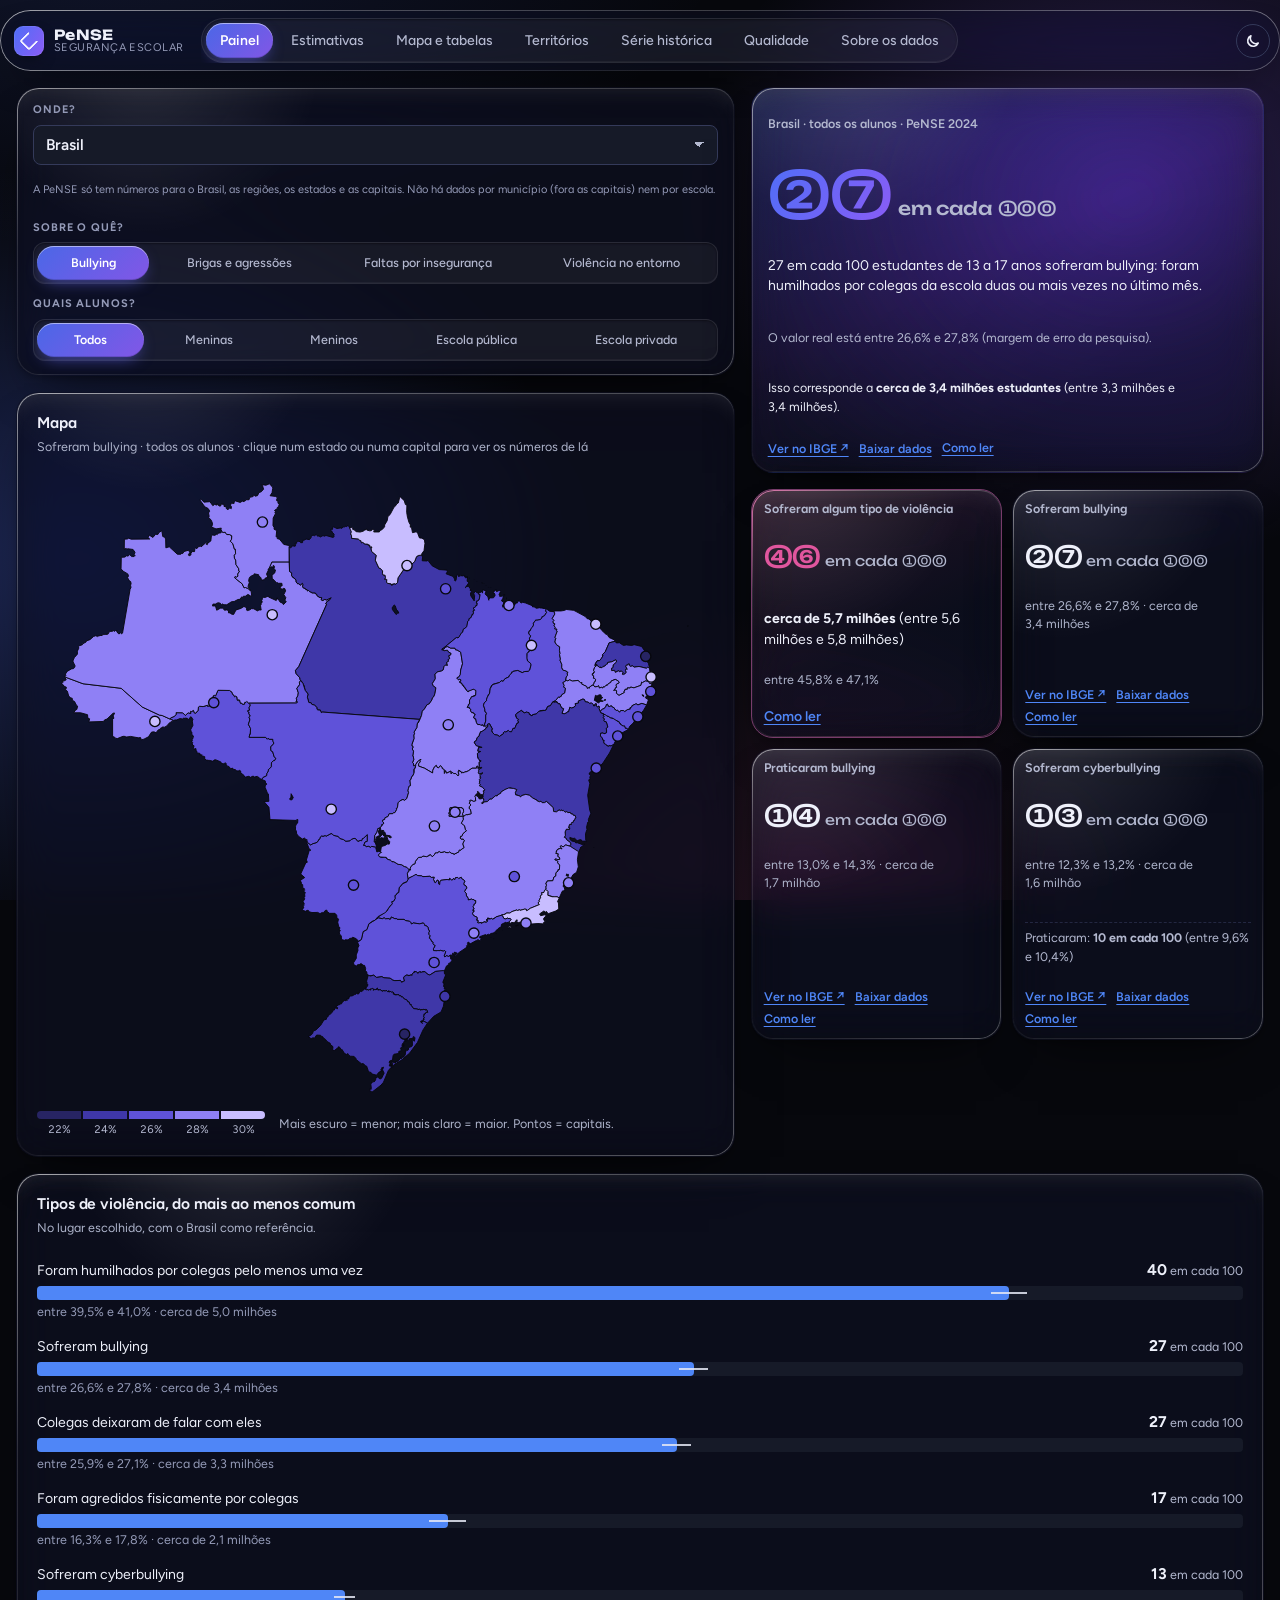
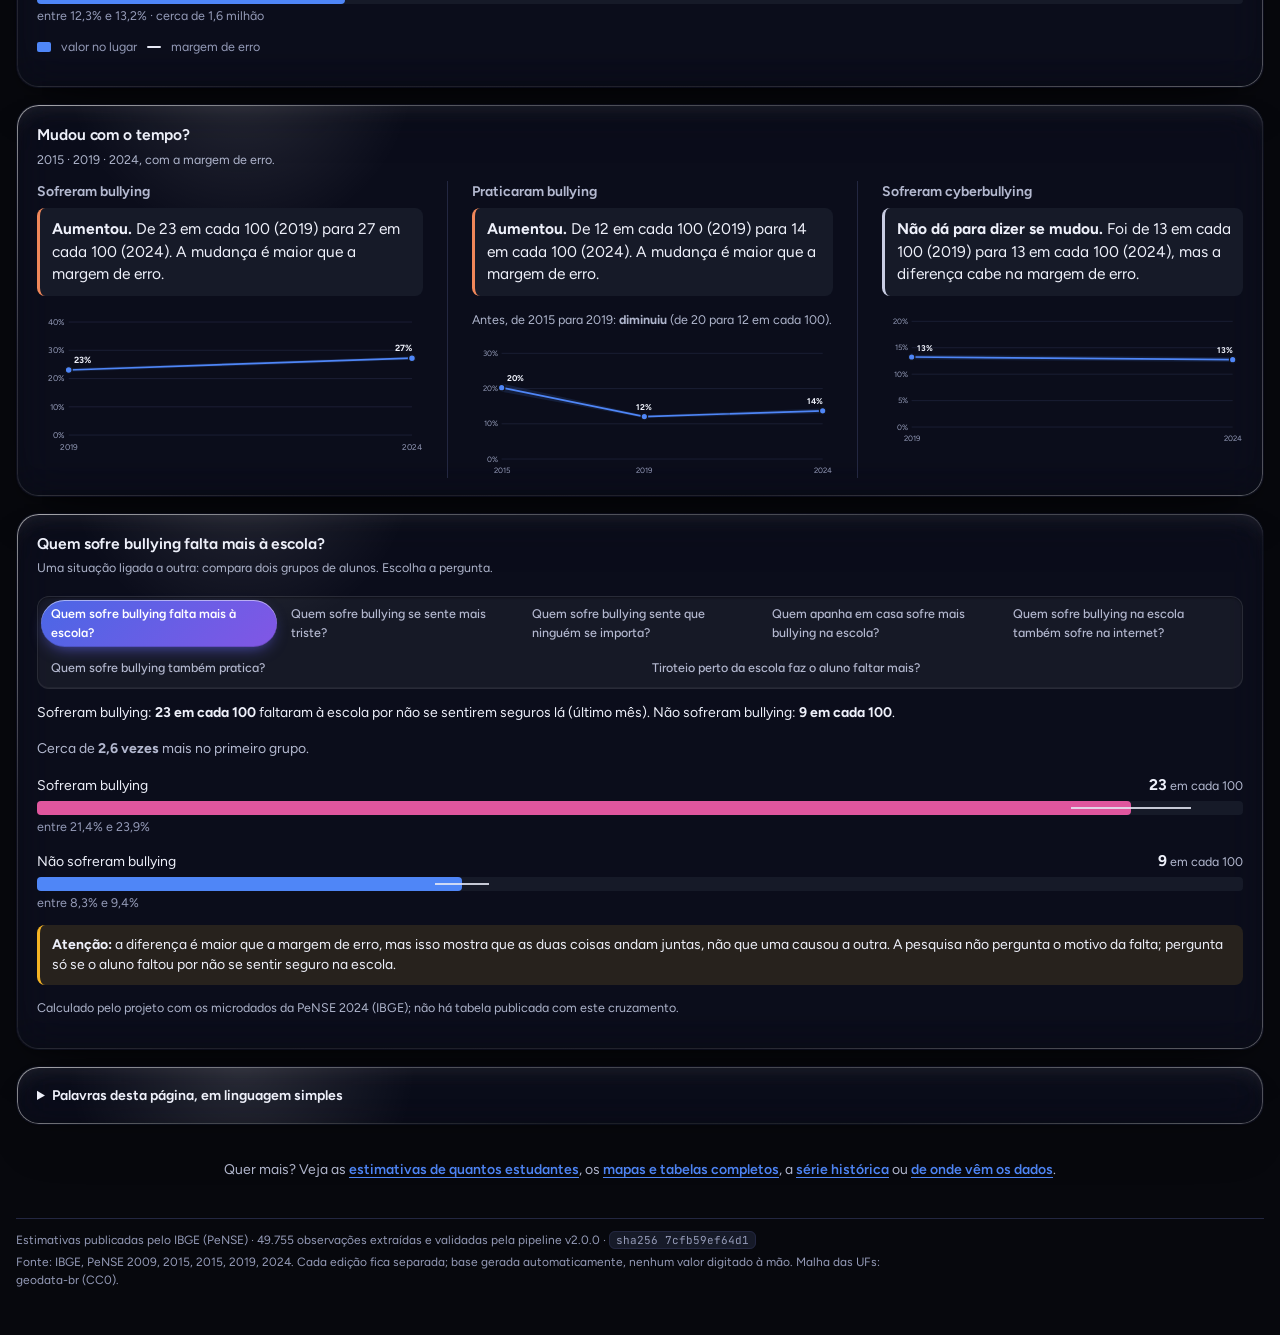
<file: index.html>
<!doctype html>
<html lang="pt-BR" data-theme="dark">
<head>
<meta charset="utf-8">
<meta name="viewport" content="width=device-width, initial-scale=1, viewport-fit=cover">
<title>Painel PeNSE Segurança</title>
<meta name="claude:viewport-fit-sides" content="cover">
<meta name="description" content="Dashboard de indicadores de segurança da Pesquisa Nacional de Saúde do Escolar (PeNSE/IBGE), alimentado pela pipeline reprodutível do TCC.">
<meta name="color-scheme" content="dark light">
<meta name="theme-color" content="#07080d">
<link rel="preconnect" href="https://fonts.googleapis.com">
<link rel="preconnect" href="https://fonts.gstatic.com" crossorigin>
<link rel="stylesheet" href="https://fonts.googleapis.com/css2?family=Unbounded:wght@500;600;700&family=Figtree:wght@400;500;600;700&family=JetBrains+Mono:wght@400;500&display=swap">
<!-- estilos: a ordem importa (tokens → base → layout → componentes → gráficos → páginas) -->
<style>
/* Tokens de design do painel.
   Tema: escuro é o padrão (escolha do projeto), mesmo com o sistema em modo claro; o claro só aparece
   quando o visitante escolhe no botão do topo (data-theme="light", lembrado no navegador).
   Identidade: preto azulado + azul e roxo (marca). Dados: azul = estimativa, magenta = selecionado
   (par validado para daltonismo), rampa sequencial índigo no mapa. */
:root {
  /* superfícies e texto */
  --bg: #07080d;
  --bg-glow-1: rgba(79, 110, 247, 0.14);
  --bg-glow-2: rgba(139, 92, 246, 0.12);
  --card: #10121c;
  --card-2: #161a28;
  --card-3: #1d2235;
  --ink: #eef0fa;
  --ink-2: #b4b9d0;
  --muted: #959bb8;
  --line: #232741;
  --axis: #343a5a;
  --topbar: rgba(7, 8, 13, 0.82);

  /* marca */
  --brand-blue: #4f6ef7;
  --brand-violet: #8b5cf6;
  --brand-grad: linear-gradient(120deg, #4f6ef7 0%, #8b5cf6 100%);
  --on-brand: #ffffff;

  /* dados */
  --accent: #4f86f7;           /* série 1 — estimativa */
  --accent-soft: rgba(79, 134, 247, 0.14);
  --select: #e0569e;           /* série 2 — selecionado */
  --select-soft: rgba(224, 86, 158, 0.14);
  --reference: #c9cde3;        /* Brasil / agregado de referência */
  --whisker: #e6e8f5;
  --nodata: #1a1e2e;
  --map-stroke: #07080d;
  --seq-1: #272463; --seq-2: #3f37a8; --seq-3: #5f52d9; --seq-4: #8f80f5; --seq-5: #c8bdff;

  /* estados (forma + texto nos chips, nunca só cor) */
  --good: #22c55e; --warning: #f5b324; --serious: #f0875a; --critical: #ef4f4f;
  --good-ink: #5ee08e; --warning-ink: #f7c75a; --serious-ink: #f5a582; --critical-ink: #ff8585;
  --focus: #8fa6ff;

  /* profundidade */
  --shadow: 0 1px 0 rgba(255, 255, 255, 0.03) inset, 0 12px 32px -8px rgba(0, 0, 0, 0.45);
  --shadow-pop: 0 14px 34px -6px rgba(0, 0, 0, 0.5);
  --shadow-brand: 0 6px 16px -6px rgba(0, 0, 0, 0.55);

  /* tipografia */
  --font-display: "Unbounded", "Figtree", system-ui, sans-serif;
  --font-ui: "Figtree", system-ui, -apple-system, "Segoe UI", Roboto, sans-serif;
  --font-mono: "JetBrains Mono", ui-monospace, "SFMono-Regular", Menlo, Consolas, monospace;
  --fs-xs: 11px; --fs-sm: 12.5px; --fs-md: 14px; --fs-lg: 15.5px;

  /* espaço e forma */
  --gap: 16px;
  --r: 14px;
  --r-sm: 8px;
  --control-h: 36px;

  /* movimento: saída exponencial, curta; desligado com prefers-reduced-motion */
  --ease-out: cubic-bezier(0.16, 1, 0.3, 1);
  --dur-fast: 140ms;
  --dur: 240ms;
  --dur-slow: 560ms;

  color-scheme: dark;
}

:root[data-theme="light"] {
  --bg: #f3f4fb; --bg-glow-1: rgba(79, 110, 247, 0.09); --bg-glow-2: rgba(139, 92, 246, 0.08);
  --card: #ffffff; --card-2: #f5f6fc; --card-3: #eceefa;
  --ink: #0d1024; --ink-2: #44496a; --muted: #62678a;
  --line: #e1e4f2; --axis: #c6cae0; --topbar: rgba(255, 255, 255, 0.85);
  --brand-blue: #3b5bdb; --brand-violet: #7c3aed;
  --brand-grad: linear-gradient(120deg, #3b5bdb 0%, #7c3aed 100%);
  --accent: #2a6fdb; --accent-soft: rgba(42, 111, 219, 0.10);
  --select: #c8357f; --select-soft: rgba(200, 53, 127, 0.10);
  --reference: #3a3f5c; --whisker: #1b1f36; --nodata: #e6e8f3; --map-stroke: #ffffff;
  --seq-1: #e4dfff; --seq-2: #bdb2fa; --seq-3: #9584ee; --seq-4: #6a54d6; --seq-5: #3f2da3;
  --good-ink: #157a3a; --warning-ink: #8a5a00; --serious-ink: #a8431a; --critical-ink: #b42323;
  --focus: #3b5bdb;
  --shadow: 0 1px 2px rgba(13, 16, 36, 0.05), 0 8px 24px -6px rgba(13, 16, 36, 0.08);
  --shadow-pop: 0 14px 34px -8px rgba(13, 16, 36, 0.18);
  --shadow-brand: 0 6px 16px -4px rgba(59, 91, 219, 0.35);
  color-scheme: light;
}

/* Base: reset, superfícies do navegador (seleção, rolagem, foco) e acessibilidade. */
*, *::before, *::after { box-sizing: border-box; }
[hidden] { display: none !important; }

html { -webkit-text-size-adjust: 100%; scrollbar-color: var(--axis) transparent; }
body {
  margin: 0; color: var(--ink); font: var(--fs-md)/1.5 var(--font-ui);
  font-feature-settings: "ss01";
  background:
    radial-gradient(900px 480px at 8% -10%, var(--bg-glow-1), transparent 70%),
    radial-gradient(800px 420px at 100% 0%, var(--bg-glow-2), transparent 70%),
    var(--bg);
  background-attachment: fixed;
  accent-color: var(--brand-violet);
  caret-color: var(--brand-violet);
  transition: background-color var(--dur) var(--ease-out), color var(--dur) var(--ease-out);
}
/* faixa sob o entalhe (iPhone) com a mesma cor da barra superior */
body::before { content: ""; position: fixed; inset: 0 0 auto; height: env(safe-area-inset-top, 0px); z-index: 25; background: var(--topbar); }

::selection { background: color-mix(in srgb, var(--brand-violet) 38%, transparent); color: var(--ink); }
::-webkit-scrollbar { width: 10px; height: 10px; }
::-webkit-scrollbar-track { background: transparent; }
::-webkit-scrollbar-thumb { background: var(--axis); border-radius: 999px; border: 2px solid var(--card); }
::-webkit-scrollbar-thumb:hover { background: var(--muted); }

h1, h2, h3 { margin: 0; text-wrap: balance; }
p { text-wrap: pretty; }
button, select, input { font: inherit; color: inherit; }
a { color: var(--accent); text-underline-offset: 3px; }
code { font-family: var(--font-mono); }
:focus-visible { outline: 2px solid var(--focus); outline-offset: 2px; border-radius: 4px; }

.sr-only { position: absolute; width: 1px; height: 1px; overflow: hidden; clip: rect(0 0 0 0); white-space: nowrap; }
.skip { position: absolute; left: -999px; top: 8px; z-index: 40; background: var(--card); padding: 8px 12px; border-radius: var(--r-sm); }
.skip:focus { left: 16px; }

@media (prefers-reduced-motion: reduce) {
  *, *::before, *::after { transition: none !important; animation: none !important; scroll-behavior: auto !important; }
}
@media (forced-colors: active) {
  .chart .bar, .rbar .fill, .mini .bar { fill: CanvasText; background: CanvasText; }
  .chart .bar.sel, tr.sel .rbar .fill, .mini .bar.sel { fill: Highlight; background: Highlight; }
  .tabs button[aria-selected="true"], .btn { forced-color-adjust: none; background: Highlight; color: HighlightText; }
}

/* Layout: barra superior fixa com as páginas, casca centralizada, grade de 12 colunas e, na Visão
   geral, o mapa do Brasil como peça principal ao lado dos números-chave. */

/* barra superior */
.topbar { position: sticky; top: env(safe-area-inset-top, 0px); z-index: 20; background: var(--topbar);
  backdrop-filter: blur(14px) saturate(1.2); -webkit-backdrop-filter: blur(14px) saturate(1.2); border-bottom: 1px solid var(--line); }
.topbar-in { max-width: 1440px; margin: 0 auto; display: flex; align-items: center; gap: 18px; padding-block: 10px;
  padding-left: max(16px, env(safe-area-inset-left, 0px)); padding-right: max(16px, env(safe-area-inset-right, 0px)); }
.brand { display: flex; align-items: center; gap: 10px; flex: none; }
.brand-mark { width: 30px; height: 30px; border-radius: 9px; background: var(--brand-grad); position: relative;
  box-shadow: 0 0 0 1px rgba(255, 255, 255, 0.08) inset, var(--shadow-brand); }
.brand-mark::after { content: ""; position: absolute; inset: 8px; border-radius: 3px; border: 2px solid rgba(255, 255, 255, 0.92);
  border-right-color: transparent; transform: rotate(-45deg); }
.brand-text { display: flex; flex-direction: column; line-height: 1.1; }
.brand-text b { font-family: var(--font-display); font-size: 14px; font-weight: 700; letter-spacing: .02em; }
.brand-text span { font-size: var(--fs-xs); color: var(--muted); letter-spacing: .04em; text-transform: uppercase; }
.head-actions { display: flex; align-items: center; gap: 8px; flex: none; }

/* casca */
.shell { max-width: 1440px; margin: 0 auto; display: flex; flex-direction: column; gap: var(--gap); padding-block: 16px 40px;
  padding-left: max(16px, env(safe-area-inset-left, 0px)); padding-right: max(16px, env(safe-area-inset-right, 0px)); }
main { outline: none; }
.page { display: flex; flex-direction: column; gap: var(--gap); }
/* troca de página: o conteúdo já visível desliza alguns pixels, sem esconder nada */
.page:not([hidden]) { animation: page-in var(--dur) var(--ease-out); }
@keyframes page-in { from { opacity: .4; transform: translateY(6px); } }

.grid { display: grid; grid-template-columns: repeat(12, minmax(0, 1fr)); gap: var(--gap); }
.span-12 { grid-column: span 12; } .span-8 { grid-column: span 8; } .span-6 { grid-column: span 6; } .span-4 { grid-column: span 4; }

/* herói: mapa + números */
.hero { display: grid; grid-template-columns: minmax(0, 1.65fr) minmax(300px, 1fr); gap: var(--gap); align-items: stretch; }
.hero-side { display: flex; flex-direction: column; gap: var(--gap); min-width: 0; }

/* carregamento da base (o pacote tem alguns MB) */
body.is-loading main, body.is-loading .foot { visibility: hidden; }
.boot { display: flex; align-items: center; gap: 12px; padding: 18px 20px; border: 1px solid var(--line); border-radius: var(--r);
  background: var(--card); color: var(--ink-2); }
.boot p { margin: 0; }
.boot-spin { width: 18px; height: 18px; flex: none; border-radius: 50%; border: 2px solid var(--line); border-top-color: var(--brand-violet);
  animation: spin 800ms linear infinite; }
.boot.failed { border-color: color-mix(in srgb, var(--critical) 45%, var(--line)); color: var(--ink); }
.boot.failed .boot-spin { animation: none; border-color: var(--critical); }
@keyframes spin { to { transform: rotate(360deg); } }

/* rodapé */
.foot { display: flex; flex-direction: column; gap: 4px; color: var(--muted); font-size: 12px; padding-top: 12px; border-top: 1px solid var(--line); }
.foot p { margin: 0; max-width: 110ch; }
.foot code { font-size: 11px; padding: 1px 6px; border-radius: 6px; background: var(--card-2); border: 1px solid var(--line); }

@media (max-width: 1180px) {
  .head-actions #btn-copy { display: none; }
  .span-8, .span-4 { grid-column: span 12; }
}
@media (max-width: 980px) {
  .hero { grid-template-columns: minmax(0, 1fr); }
  .hero-side { display: grid; grid-template-columns: repeat(auto-fit, minmax(260px, 1fr)); align-items: start; }
}
@media (max-width: 760px) {
  .topbar-in { flex-wrap: wrap; gap: 10px; }
  .tabs { order: 3; flex-basis: 100%; }
  .head-actions { margin-left: auto; }
  .span-6 { grid-column: span 12; }
}

/* Componentes reutilizados em todas as páginas: abas, botões, filtros, painéis, seletores
   segmentados, chips, legendas, tabelas, tooltip, ajuda “?” e glossário. */

/* abas */
.tabs { flex: 1 1 auto; min-width: 0; overflow-x: auto; scrollbar-width: none; }
.tabs::-webkit-scrollbar { display: none; }
.tabs [role=tablist] { display: flex; gap: 4px; padding: 4px; background: var(--card-2); border: 1px solid var(--line);
  border-radius: 999px; width: max-content; }
.tabs button { border: 0; background: none; color: var(--ink-2); padding: 7px 14px; border-radius: 999px; cursor: pointer;
  white-space: nowrap; font-weight: 500; transition: background-color var(--dur-fast), color var(--dur-fast), box-shadow var(--dur); }
.tabs button:hover { color: var(--ink); background: var(--card-3); }
.tabs button[aria-selected="true"] { color: var(--on-brand); background: var(--brand-grad); font-weight: 600; box-shadow: var(--shadow-brand); }

/* botões */
.btn { display: inline-flex; align-items: center; justify-content: center; gap: 6px; min-height: 34px; border: 1px solid transparent;
  background: var(--brand-grad); color: var(--on-brand); border-radius: 999px; padding: 6px 14px; cursor: pointer; font-weight: 600;
  white-space: nowrap; text-decoration: none; transition: filter var(--dur-fast), background-color var(--dur-fast), border-color var(--dur-fast), transform var(--dur-fast) var(--ease-out); }
.btn:hover { filter: brightness(1.08); }
.btn:active { transform: translateY(1px); }
.btn.ghost { background: transparent; color: var(--ink); border-color: var(--axis); }
.btn.ghost:hover { filter: none; background: var(--card-3); }
.btn.small { min-height: 30px; padding: 4px 12px; font-size: var(--fs-sm); }
.btn:disabled { opacity: .45; cursor: default; filter: none; transform: none; background: transparent; }
.btn.icon { width: 34px; padding: 0; }
.ico { width: 16px; height: 16px; flex: none; fill: none; stroke: currentColor; stroke-width: 1.6; stroke-linecap: round; stroke-linejoin: round; }
#btn-theme .sun { display: none; }
[data-theme="light"] #btn-theme .sun { display: block; }
[data-theme="light"] #btn-theme .moon { display: none; }

/* barra de filtros */
.filterbar { display: flex; align-items: flex-end; gap: 12px; padding: 12px 14px; background: var(--card); border: 1px solid var(--line);
  border-radius: var(--r); box-shadow: var(--shadow); }
.filterbar .slicers { flex: 1 1 auto; min-width: 0; }
.filterbar #btn-reset { flex: none; min-height: var(--control-h); }
.slicers { display: flex; flex-wrap: wrap; gap: 10px; }
.slicer { display: flex; flex-direction: column; gap: 4px; min-width: 110px; flex: 1 1 110px; }
.slicer.wide { flex: 2.4 1 210px; }
.slicer label { font-size: 11px; font-weight: 600; text-transform: uppercase; letter-spacing: .08em; color: var(--muted); padding-left: 2px; }
.slicer select { appearance: none; -webkit-appearance: none; width: 100%; min-width: 0; height: var(--control-h); border: 1px solid var(--line);
  border-radius: var(--r-sm); background: var(--card-2) no-repeat right 10px center / 12px 12px; padding: 0 30px 0 10px;
  background-image: url("data:image/svg+xml,%3Csvg xmlns='http://www.w3.org/2000/svg' viewBox='0 0 12 12'%3E%3Cpath d='M3 4.5 6 7.5l3-3' fill='none' stroke='%238b91ad' stroke-width='1.6' stroke-linecap='round' stroke-linejoin='round'/%3E%3C/svg%3E");
  text-overflow: ellipsis; white-space: nowrap; cursor: pointer; transition: border-color var(--dur-fast), background-color var(--dur-fast); }
.slicer select:hover { border-color: var(--axis); }
.slicer select:focus-visible { border-color: var(--focus); outline-offset: 1px; }
.slicer select:disabled { opacity: .55; cursor: default; }
.slicer option { background: var(--card); color: var(--ink); }

/* avisos */
.notice { margin: 0; padding: 10px 14px; border-radius: var(--r-sm); background: var(--accent-soft); border: 1px solid color-mix(in srgb, var(--accent) 35%, var(--line)); font-size: 13px; }

/* painéis */
.panel { background: var(--card); border: 1px solid var(--line); border-radius: var(--r); padding: 18px 20px; box-shadow: var(--shadow);
  min-width: 0; display: flex; flex-direction: column; gap: 12px; }
.panel-head { display: flex; flex-wrap: wrap; justify-content: space-between; align-items: flex-start; gap: 10px 16px; }
.panel-head > div:first-child { min-width: 0; flex: 1 1 260px; display: flex; flex-direction: column; gap: 4px; }
.panel-head h2 { font-size: var(--fs-lg); font-weight: 650; letter-spacing: -.005em; }
.card-sub { margin: 0; color: var(--muted); font-size: var(--fs-sm); }
.meta { margin: 0; font-size: 12px; font-weight: 500; color: var(--ink-2); font-variant-numeric: tabular-nums; }
.label { font-size: 12px; color: var(--muted); font-weight: 500; }
.detail { font-size: var(--fs-sm); color: var(--ink-2); }
.big { font-family: var(--font-display); font-size: 32px; font-weight: 600; letter-spacing: -.02em; font-variant-numeric: tabular-nums; }
.empty { margin: 0; padding: 18px; border: 1px dashed var(--axis); border-radius: var(--r-sm); color: var(--ink-2); line-height: 1.55; }
.empty strong { color: var(--ink); }
.empty ul { margin: 8px 0 0; padding-left: 18px; }

/* seletores segmentados */
.scope-switch, .sort-switch { display: flex; gap: 2px; padding: 3px; border: 1px solid var(--line); border-radius: 999px;
  background: var(--card-2); flex-wrap: wrap; }
.seg { border: 0; background: none; color: var(--ink-2); padding: 5px 12px; border-radius: 999px; cursor: pointer; font-size: var(--fs-sm);
  font-weight: 500; white-space: nowrap; transition: background-color var(--dur-fast), color var(--dur-fast); }
.seg:hover:not(:disabled) { color: var(--ink); background: var(--card-3); }
.seg[aria-checked="true"], .seg[aria-pressed="true"] { background: var(--card-3); color: var(--ink); font-weight: 600;
  box-shadow: 0 0 0 1px var(--axis) inset; }
.seg:disabled { opacity: .4; cursor: not-allowed; text-decoration: line-through; }

/* chips (forma + texto, nunca só cor) */
.chip { display: inline-flex; align-items: center; gap: 5px; font-size: 11.5px; font-weight: 600; padding: 2px 9px 2px 7px;
  border-radius: 999px; border: 1px solid var(--line); background: var(--card-2); white-space: nowrap; }
.chip::before { content: ""; width: 8px; height: 8px; border-radius: 2px; background: var(--muted); }
.chip.good { color: var(--good-ink); } .chip.good::before { background: var(--good); border-radius: 50%; }
.chip.warning { color: var(--warning-ink); } .chip.warning::before { background: var(--warning); transform: rotate(45deg); }
.chip.serious { color: var(--serious-ink); } .chip.serious::before { background: var(--serious); }
.chip.critical { color: var(--critical-ink); } .chip.critical::before { background: var(--critical); clip-path: polygon(50% 0, 100% 100%, 0 100%); border-radius: 0; }
.chip.neutral { color: var(--ink-2); }

/* origem do dado */
.origin { display: inline-flex; align-items: center; align-self: flex-start; gap: 6px; font-size: 11.5px; font-weight: 600; padding: 3px 9px; border-radius: 999px;
  border: 1px dashed var(--brand-violet); color: var(--ink); background: color-mix(in srgb, var(--brand-violet) 10%, transparent); }
.origin.pub { border-style: solid; border-color: var(--accent); background: var(--accent-soft); }

/* legendas */
.legend { display: flex; flex-wrap: wrap; align-items: center; gap: 6px 14px; font-size: 12px; color: var(--ink-2); }
.legend .sw { display: inline-block; width: 14px; height: 10px; border-radius: 3px; vertical-align: -1px; margin-right: 5px; }
.legend .ramp { display: flex; gap: 2px; }
.legend .ramp span { display: flex; flex-direction: column; align-items: center; gap: 3px; font-variant-numeric: tabular-nums; font-size: 11px; }
.legend .ramp i { width: 44px; height: 8px; display: block; }
.legend .ramp span:first-child i { border-radius: 4px 0 0 4px; } .legend .ramp span:last-child i { border-radius: 0 4px 4px 0; }

/* tabelas */
.table-wrap { overflow: auto; border: 1px solid var(--line); border-radius: var(--r-sm); max-height: 520px; overscroll-behavior: contain; }
table.data { width: 100%; border-collapse: collapse; font-size: var(--fs-sm); }
table.data th { position: sticky; top: 0; z-index: 1; background: var(--card-2); text-align: left; font-weight: 600; color: var(--muted);
  font-size: var(--fs-xs); text-transform: uppercase; letter-spacing: .06em; padding: 9px 12px; border-bottom: 1px solid var(--line); white-space: nowrap; }
table.data td { padding: 8px 12px; border-bottom: 1px solid var(--line); vertical-align: top; transition: background-color var(--dur-fast); }
table.data tbody tr:last-child td { border-bottom: 0; }
table.data td.num { text-align: right; font-variant-numeric: tabular-nums; white-space: nowrap; }
table.data td.strong { font-weight: 700; font-size: 13.5px; }
table.data td.mono, .mono { font-family: var(--font-mono); font-size: 11.5px; color: var(--ink-2); }
table.data td.wrap { min-width: 260px; }
table.data tr.clickable { cursor: pointer; }
table.data tr.clickable:hover td { background: var(--accent-soft); }
table.data tr.clickable:focus-visible { outline-offset: -2px; }
table.data tr.sel td { background: var(--select-soft); }
table.data tr.is-ref td { background: var(--card-2); }

/* tooltip */
.tooltip { position: fixed; z-index: 50; pointer-events: none; background: var(--card-2); color: var(--ink); border: 1px solid var(--axis);
  border-radius: var(--r-sm); padding: 9px 11px; box-shadow: var(--shadow-pop); font-size: 12px; max-width: 300px;
  animation: tip-in var(--dur-fast) var(--ease-out); }
@keyframes tip-in { from { opacity: 0; transform: translateY(2px); } }
.tooltip .tt-value { font-size: 18px; font-weight: 700; font-variant-numeric: tabular-nums; }
.tooltip .tt-name { color: var(--ink-2); font-weight: 600; }
.tooltip .tt-meta { color: var(--muted); margin-top: 2px; }
.tooltip .tt-help { line-height: 1.5; color: var(--ink); font-size: var(--fs-sm); }
.tt-reading { font-size: 12px; line-height: 1.4; margin: 4px 0; color: var(--ink); }

/* ajuda “?” */
.help { display: inline-grid; place-items: center; width: 16px; height: 16px; border-radius: 50%; font: 700 10.5px/1 var(--font-ui);
  color: var(--ink); background: var(--card-3); border: 1px solid var(--axis); cursor: help; vertical-align: 1px; margin-left: 2px;
  text-transform: none; letter-spacing: 0; transition: background-color var(--dur-fast), border-color var(--dur-fast), color var(--dur-fast); }
.help:hover, .help:focus-visible { background: var(--brand-violet); border-color: var(--brand-violet); color: var(--on-brand); }

/* glossário */
.glossary { border: 1px solid var(--line); border-radius: var(--r-sm); background: var(--card); }
.glossary summary { cursor: pointer; padding: 10px 14px; font-weight: 600; color: var(--ink); list-style: none; display: flex; gap: 8px; align-items: center;
  border-radius: var(--r-sm); }
.glossary summary::before { content: "?"; display: inline-grid; place-items: center; width: 20px; height: 20px; border-radius: 50%;
  background: var(--brand-grad); color: var(--on-brand); font-size: 12px; }
.glossary summary::after { content: ""; width: 7px; height: 7px; margin-left: auto; border: solid var(--muted); border-width: 0 1.6px 1.6px 0;
  transform: rotate(45deg); transition: transform var(--dur) var(--ease-out); }
.glossary[open] summary::after { transform: rotate(-135deg); }
.glossary summary:hover { background: var(--card-2); }
.glossary summary::-webkit-details-marker { display: none; }
.glossary[open] summary { border-bottom: 1px solid var(--line); border-radius: var(--r-sm) var(--r-sm) 0 0; }
.glossary dl { margin: 0; padding: 12px 14px 14px; display: grid; grid-template-columns: repeat(auto-fit, minmax(260px, 1fr)); gap: 12px 20px; }
.glossary dt, .level-list dt { font-weight: 700; color: var(--ink); margin-bottom: 2px; }
.glossary dd, .level-list dd { margin: 0; color: var(--ink-2); font-size: 13px; line-height: 1.5; }
.glossary dd ul { margin: 6px 0 0; padding-left: 16px; display: flex; flex-direction: column; gap: 4px; }

/* “Como ler”: frase com o valor e ficha do número */
.linkish { background: none; border: 0; padding: 0; color: var(--accent); font: inherit; text-decoration: underline; text-underline-offset: 3px; cursor: pointer; }
.reading { display: grid; gap: 4px; margin: 2px 0 6px; padding: 10px 12px; border-radius: 10px; background: var(--accent-soft);
  border: 1px solid color-mix(in srgb, var(--accent) 28%, var(--line)); font-size: 13.5px; line-height: 1.5; }
.reading p { margin: 0; }
.reading .reading-main { font-size: 14.5px; color: var(--ink); }
.number-card { margin-top: 10px; border: 1px solid var(--line); border-radius: 12px; padding: 12px 14px; background: var(--card-2); }
.number-card h3 { margin: 0 0 8px; font-size: 11.5px; font-weight: 700; letter-spacing: .05em; text-transform: uppercase; color: var(--accent); }
.number-card .nc-list { margin: 0; display: grid; gap: 7px; }
.number-card .nc-row { display: grid; grid-template-columns: 9.5em 1fr; gap: 10px; }
.number-card dt { font-size: 12px; font-weight: 700; color: var(--muted); }
.number-card dd { margin: 0; font-size: 13px; line-height: 1.45; color: var(--ink); }
.number-card .nc-row.warn dd { color: var(--warning-ink); }

@media (max-width: 760px) {
  .filterbar { flex-direction: column; align-items: stretch; }
  .filterbar #btn-reset { align-self: flex-end; }
  .slicer, .slicer.wide { flex-basis: 140px; }
  .panel { padding: 14px; }
}
@media (max-width: 560px) {
  .number-card .nc-row { grid-template-columns: 1fr; gap: 2px; }
}

/* Visualizações: mapa, números-chave, barras com margem de erro, ranking em tabela e gráficos SVG. */

/* mapa */
.map-panel { position: relative; overflow: hidden; }
.map-panel::before { content: ""; position: absolute; inset: -40% -20% auto auto; width: 70%; height: 90%; pointer-events: none;
  background: radial-gradient(closest-side, var(--bg-glow-2), transparent); }
.map-panel > * { position: relative; }
.map-panel h1 { font-family: var(--font-display); font-weight: 600; font-size: clamp(17px, 1.55vw, 21px); line-height: 1.3;
  letter-spacing: -.01em; max-width: 46ch; }
.map-reading { margin: 4px 0 0; font-size: 13px; line-height: 1.5; color: var(--ink-2); max-width: 72ch; }
.map-reading .unit-label { font-weight: 600; color: var(--ink); }
.map-wrap { width: 100%; max-width: 640px; align-self: center; }
.map-wrap svg { display: block; width: 100%; height: auto; overflow: visible; }
.map-wrap path { stroke: var(--map-stroke); stroke-width: .8; cursor: pointer; transition: filter var(--dur-fast), fill var(--dur) var(--ease-out); }
.map-wrap .q1 { fill: var(--seq-1); } .map-wrap .q2 { fill: var(--seq-2); } .map-wrap .q3 { fill: var(--seq-3); }
.map-wrap .q4 { fill: var(--seq-4); } .map-wrap .q5 { fill: var(--seq-5); } .map-wrap .nd { fill: var(--nodata); }
.map-wrap path.base { fill: var(--nodata); cursor: default; }
.map-wrap path:not(.base):hover { filter: brightness(1.18); }
.map-wrap path.sel, .map-wrap circle.sel { stroke: var(--select); stroke-width: 2.6; }
.map-wrap circle { stroke: var(--card); stroke-width: 2; cursor: pointer; transition: r var(--dur) var(--ease-out); }
.map-wrap circle:hover { stroke: var(--ink); }
.map-wrap .uf-label { font: 600 9px var(--font-ui); fill: var(--ink); paint-order: stroke; stroke: var(--card); stroke-width: 2.4px;
  pointer-events: none; letter-spacing: .03em; }
.map-wrap path:focus-visible, .map-wrap circle:focus-visible { outline: none; stroke: var(--focus); stroke-width: 2.6; }
.map-empty { display: grid; place-items: center; min-height: 300px; text-align: center; color: var(--ink-2); padding: 20px;
  border: 1px dashed var(--axis); border-radius: var(--r-sm); line-height: 1.55; }
.map-foot { display: flex; flex-wrap: wrap; justify-content: space-between; align-items: flex-end; gap: 8px 16px; }
/* dados novos: o mapa acende de leve, junto com o crescimento das barras */
[data-anim] .map-wrap svg { animation: fade-in var(--dur-slow) var(--ease-out); }
@keyframes fade-in { from { opacity: .35; } }

/* números-chave */
.stat { gap: 6px; }
.stat .label { font-size: 12px; color: var(--muted); font-weight: 500; }
.stat .value { font-family: var(--font-display); font-size: clamp(36px, 4.2vw, 52px); font-weight: 600; letter-spacing: -.03em;
  line-height: 1.05; font-variant-numeric: tabular-nums; color: var(--ink); }
#tile-headline .value { color: var(--ink); }
.stat .unit { font-family: var(--font-ui); font-size: 16px; font-weight: 500; color: var(--ink-2); margin-left: 4px; }
.stat .detail { font-size: var(--fs-sm); color: var(--ink-2); }
.sel-card .value { font-size: clamp(28px, 3vw, 38px); color: var(--select); }
.sel-card.empty-sel { border-style: dashed; background: transparent; box-shadow: none; }
.sel-card .hint { margin: 0; color: var(--muted); font-size: 13px; }
.compare { display: grid; grid-template-columns: auto 1fr auto; gap: 4px 10px; font-size: var(--fs-sm); align-items: center; }
.compare .num { font-variant-numeric: tabular-nums; font-weight: 600; text-align: right; }
.compare .sw { width: 10px; height: 10px; border-radius: 50%; }

/* faixa do IC (valor ± margem de erro) */
.ci-strip { position: relative; height: 22px; margin-top: 4px; }
.ci-strip .track { position: absolute; left: 0; right: 0; top: 10px; height: 2px; background: var(--line); border-radius: 2px; }
.ci-strip .range { position: absolute; top: 6px; height: 10px; border-radius: 5px; background: var(--accent-soft);
  box-shadow: 0 0 0 1px var(--accent) inset; }
.ci-strip .dot { position: absolute; top: 4px; width: 14px; height: 14px; margin-left: -7px; border-radius: 50%; background: var(--accent);
  box-shadow: 0 0 0 2px var(--card); }
.ci-strip .dot.sel { background: var(--select); }

/* destaques (maiores e menores) */
.extremes { display: flex; flex-direction: column; gap: 2px; }
.extremes h3 { font-size: var(--fs-xs); font-weight: 600; letter-spacing: .08em; text-transform: uppercase; color: var(--muted); margin: 6px 0 2px; }
.mini { display: grid; grid-template-columns: 18px minmax(0, 1fr) minmax(48px, 32%) auto; gap: 8px; align-items: center;
  font-size: 13px; padding: 4px 6px; border-radius: 6px; cursor: pointer; border: 0; background: none; text-align: left; width: 100%;
  transition: background-color var(--dur-fast); }
.mini:hover { background: var(--card-2); }
.mini .pos { color: var(--muted); font-variant-numeric: tabular-nums; font-size: 11.5px; }
.mini .nm { overflow: hidden; text-overflow: ellipsis; white-space: nowrap; }
.mini .bar { height: 6px; border-radius: 3px; background: var(--accent); transform-origin: left center; }
.mini .bar.sel { background: var(--select); }
.mini .num { font-variant-numeric: tabular-nums; font-weight: 600; }

/* ranking em tabela com barras embutidas */
table.rank td { vertical-align: middle; }
table.rank .pos { color: var(--muted); font-variant-numeric: tabular-nums; width: 36px; }
table.rank .terr { font-weight: 500; white-space: nowrap; }
table.rank .terr small { color: var(--muted); font-weight: 400; margin-left: 6px; }
table.rank .barcell { width: 46%; min-width: 180px; }
.rbar { position: relative; height: 18px; }
.rbar .fill { position: absolute; left: 0; top: 4px; height: 10px; border-radius: 0 4px 4px 0; background: var(--accent); transform-origin: left center; }
.rbar .fill.low { opacity: .45; }
.rbar .ci { position: absolute; top: 8px; height: 2px; background: var(--whisker); opacity: .75; }
.rbar .ci::before, .rbar .ci::after { content: ""; position: absolute; top: -3px; width: 1.5px; height: 8px; background: var(--whisker); }
.rbar .ci::before { left: 0; } .rbar .ci::after { right: 0; }
.rbar .ref { position: absolute; top: -2px; bottom: -2px; width: 0; border-left: 1.5px dashed var(--reference); opacity: .8; }
tr.sel .rbar .fill { background: var(--select); }
tr.is-ref .rbar .fill { background: var(--reference); }

/* gráficos SVG */
.chart { width: 100%; min-height: 120px; }
.chart svg { display: block; width: 100%; height: auto; overflow: visible; }
.chart text { fill: var(--ink-2); font: 11.5px var(--font-ui); }
.chart .tick text { fill: var(--muted); font-variant-numeric: tabular-nums; }
.chart .grid-line { stroke: var(--line); stroke-width: 1; }
.chart .baseline { stroke: var(--axis); stroke-width: 1; }
.chart .bar { fill: var(--accent); cursor: pointer; transform-box: fill-box; transform-origin: left center; transition: filter var(--dur-fast); }
.chart .bar.ref { fill: var(--reference); }
.chart .bar.sel { fill: var(--select); }
.chart .bar.low { fill-opacity: .45; }
.chart .whisker { stroke: var(--whisker); stroke-width: 1.4; stroke-linecap: round; pointer-events: none; }
.chart .refline { stroke: var(--reference); stroke-width: 1.5; stroke-dasharray: 4 3; }
.chart .hit { fill: transparent; cursor: pointer; transition: fill var(--dur-fast); }
.chart .row:hover .hit { fill: color-mix(in srgb, var(--accent) 7%, transparent); }
.chart .row:hover .bar { filter: brightness(1.15); }
.chart .row:focus-visible { outline: none; }
.chart .row:focus-visible .hit { stroke: var(--focus); stroke-width: 2; }
.chart .val { fill: var(--ink); font-weight: 600; font-variant-numeric: tabular-nums; }
.chart .label-strong { fill: var(--ink); font-weight: 600; }
.chart .group-label { fill: var(--muted); font-size: 11px; font-weight: 600; letter-spacing: .08em; text-transform: uppercase; }
.chart .series-line { fill: none; stroke-width: 2; stroke-linejoin: round; stroke-linecap: round; }
.chart .band, .chart .ci-band { opacity: .15; }
.chart .pt-label { fill: var(--ink); font-weight: 700; font-variant-numeric: tabular-nums; }
.chart .yr { fill: var(--ink-2); font-weight: 600; }
.chart .pt-micro { fill: var(--card); stroke: var(--brand-violet); stroke-width: 2.5; }
.chart .seg-micro { fill: none; stroke: var(--brand-violet); stroke-width: 2; stroke-dasharray: 5 4; }

/* o momento de movimento do painel: as barras crescem a partir do zero quando o dado exibido muda */
[data-anim] .chart .bar, [data-anim] .rbar .fill, [data-anim] .mini .bar { animation: grow var(--dur-slow) var(--ease-out) both; }
[data-anim] .chart .series-line { stroke-dasharray: 1200; animation: draw 900ms var(--ease-out) both; }
@keyframes grow { from { transform: scaleX(0); } }
@keyframes draw { from { stroke-dashoffset: 1200; } to { stroke-dashoffset: 0; } }

/* minigráfico da tabela de tendências */
table.trend td { vertical-align: middle; }
table.trend td.ind { min-width: 240px; font-weight: 500; }
table.trend td.ind small { display: block; color: var(--muted); font-weight: 400; font-size: 11.5px; }
table.trend .spark svg { display: block; width: 120px; height: 34px; overflow: visible; }
table.trend .spark .ln { fill: none; stroke: var(--accent); stroke-width: 2; stroke-linecap: round; stroke-linejoin: round; }
table.trend .spark .band { fill: var(--accent); opacity: .16; }
table.trend .spark circle { fill: var(--accent); stroke: var(--card); stroke-width: 1.5; }
.arrow { font-variant-numeric: tabular-nums; font-weight: 700; white-space: nowrap; }
.arrow.sig-up, .arrow.sig-down { color: var(--ink); }
.arrow.ns { color: var(--muted); font-weight: 500; }

@media (max-width: 760px) {
  table.rank .barcell { min-width: 120px; }
}

/* Estilos próprios de cada página. */

/* Visão geral — faixa compacta de edições, acima do mapa */
.edition-switch { display: flex; flex-wrap: wrap; align-items: center; gap: 8px 12px; padding: 0 2px; }
.edition-switch .es-title { font-size: 11.5px; font-weight: 700; letter-spacing: .04em; text-transform: uppercase; color: var(--muted); }
.edition-switch .es-buttons { display: flex; flex-wrap: wrap; gap: 6px; }
.edition-switch .es-btn { display: grid; gap: 2px; text-align: left; padding: 5px 12px; border-radius: 999px; cursor: pointer;
  border: 1px solid var(--line); background: var(--card-2); color: var(--ink); font: inherit;
  transition: border-color var(--dur-fast), background-color var(--dur-fast), box-shadow var(--dur-fast); }
.edition-switch .es-btn:hover { border-color: var(--axis); background: var(--card-3); }
.edition-switch .es-btn.on { border-color: var(--accent); background: var(--accent-soft); box-shadow: 0 0 0 1px var(--accent) inset; }
.edition-switch .es-label { font-weight: 600; font-size: 12.5px; }
.edition-switch .es-note { margin: 0; font-size: 12px; color: var(--muted); }

/* Visão geral — definição do indicador */
.definition { gap: 10px; }
.definition .statement { font-size: var(--fs-lg); line-height: 1.55; max-width: 100ch; margin: 0; }
.source-note { font-size: 12px; color: var(--muted); margin: 0; }
.question { margin: 0; font-size: var(--fs-md); color: var(--ink-2); line-height: 1.5; max-width: 100ch; }
.question b { color: var(--ink); }
.meta-row { display: flex; flex-wrap: wrap; gap: 6px 18px; font-size: var(--fs-sm); color: var(--ink-2); align-items: center; }
.meta-row b { color: var(--ink); font-weight: 600; }
.rows { display: grid; grid-template-columns: auto 1fr auto; gap: 6px 10px; align-items: baseline; font-size: 13px; }
.rows .num { font-variant-numeric: tabular-nums; font-weight: 600; text-align: right; }

/* Série histórica */
.micro-body { display: grid; grid-template-columns: minmax(0, 1.7fr) minmax(240px, 1fr); gap: 18px; align-items: start; }
.micro-side { display: flex; flex-direction: column; gap: 10px; min-width: 0; }
.change { border: 1px solid var(--line); border-radius: var(--r-sm); padding: 10px 12px; display: flex; flex-direction: column; gap: 4px; background: var(--card-2); }
.change .yrs { font-size: var(--fs-xs); font-weight: 600; letter-spacing: .08em; text-transform: uppercase; color: var(--muted); }
.change .delta { font-family: var(--font-display); font-size: 24px; font-weight: 600; font-variant-numeric: tabular-nums; letter-spacing: -.02em; }
.change .delta small { display: block; font-family: var(--font-ui); font-size: 12.5px; line-height: 1.45; color: var(--ink-2); font-weight: 500; letter-spacing: 0; margin-top: 2px; }
.micro-evidence { display: grid; grid-template-columns: repeat(auto-fit, minmax(260px, 1fr)); gap: 14px; }
.ev { border: 1px solid var(--line); border-radius: var(--r-sm); padding: 12px 14px; display: flex; flex-direction: column; gap: 6px; min-width: 0; background: var(--card-2); }
.ev h3 { font-size: var(--fs-xs); font-weight: 600; letter-spacing: .08em; text-transform: uppercase; color: var(--muted); }
.ev ul { margin: 0; padding-left: 18px; color: var(--ink-2); font-size: var(--fs-sm); line-height: 1.5; display: flex; flex-direction: column; gap: 3px; }
.ev p { margin: 0; font-size: var(--fs-sm); color: var(--ink-2); line-height: 1.5; }
small.decision { display: block; margin-top: 3px; font-size: 11px; color: var(--muted); font-weight: 500; }
.experimental { color: var(--warning-ink); font-weight: 600; }

/* Qualidade */
.level-list { margin: 0; display: flex; flex-direction: column; gap: 10px; }
.level-list > div { display: grid; grid-template-columns: 120px minmax(0, 1fr); gap: 12px; align-items: start; }

/* Sobre os dados */
.prose { line-height: 1.6; display: flex; flex-direction: column; gap: 10px; }
.prose h2 { font-size: 16px; font-family: var(--font-display); font-weight: 600; }
.prose h3 { font-size: 13.5px; margin-top: 6px; }
.prose p, .prose ul { margin: 0; max-width: 72ch; color: var(--ink-2); }
.prose ul { padding-left: 18px; display: flex; flex-direction: column; gap: 4px; }
.prose .btn { align-self: flex-start; }

@media (max-width: 860px) { .micro-body { grid-template-columns: minmax(0, 1fr); } }
@media (max-width: 560px) {
  .level-list > div { grid-template-columns: minmax(0, 1fr); gap: 4px; }
  /* no celular, as edições viram uma faixa que rola para o lado em vez de cinco linhas acima do mapa */
  .edition-switch .es-buttons { flex: 1 1 100%; min-width: 0; flex-wrap: nowrap; overflow-x: auto; scrollbar-width: none;
    scroll-snap-type: x proximity; margin-inline: -2px; padding: 2px; mask-image: linear-gradient(90deg, #000 85%, transparent); }
  .edition-switch .es-buttons::-webkit-scrollbar { display: none; }
  .edition-switch .es-btn { flex: none; scroll-snap-align: start; }
}

/* Página "Painel" (inicial): três escolhas no topo e os números principais numa tela só,
   no estilo de um painel de BI. Celular primeiro; a grade abre em colunas a partir de 900 px. */

/* filtros detalhados, glossário e exportação ficam só nas páginas de detalhe */
body[data-page="home"] .detail-only, body[data-page="estimates"] .detail-only { display: none !important; }
.tabs-sep { align-self: center; font-size: var(--fs-xs); color: var(--muted); text-transform: uppercase; letter-spacing: .08em; padding: 0 2px 0 8px; white-space: nowrap; }

.home { display: flex; flex-direction: column; gap: var(--gap); }

/* ---- três escolhas */
.h-choices { display: grid; grid-template-columns: 1fr; gap: 12px; padding: 14px 16px; }
.h-top { display: grid; grid-template-columns: minmax(0, 1fr); gap: var(--gap); }
.h-left, .h-right { display: flex; flex-direction: column; gap: var(--gap); min-width: 0; }
.h-choice { display: flex; flex-direction: column; gap: 6px; min-width: 0; }
.h-choice label, .h-choice-label { font-size: 11px; font-weight: 700; text-transform: uppercase; letter-spacing: .08em; color: var(--muted); }
.h-choice select { appearance: none; -webkit-appearance: none; width: 100%; height: 40px; border: 1px solid var(--axis); border-radius: var(--r-sm);
  background: var(--card-2); color: var(--ink); font: 600 var(--fs-lg) var(--font-ui); padding: 0 34px 0 12px; cursor: pointer;
  background-image: linear-gradient(45deg, transparent 50%, var(--ink-2) 50%), linear-gradient(135deg, var(--ink-2) 50%, transparent 50%);
  background-position: calc(100% - 18px) 50%, calc(100% - 13px) 50%; background-size: 5px 5px; background-repeat: no-repeat; }
.h-choice select:focus-visible { outline: 2px solid var(--focus); outline-offset: 1px; }
.h-choice select option, .h-choice select optgroup { background: var(--card); color: var(--ink); }
.seg-group { display: flex; flex-wrap: wrap; gap: 4px; padding: 3px; background: var(--card-2); border: 1px solid var(--line); border-radius: 12px; }
.seg-group .seg { flex: 1 1 auto; min-height: 34px; font-size: var(--fs-md); white-space: nowrap; }
.seg-group .seg[aria-checked="true"] { background: var(--brand-grad); color: var(--on-brand); }

/* ---- grade */
.h-grid { display: grid; grid-template-columns: minmax(0, 1fr); gap: var(--gap); }
.h-grid > * { min-width: 0; }

/* ---- bloco 1: resposta principal */
.h-answer { display: flex; flex-direction: column; gap: 8px; border-color: color-mix(in srgb, var(--brand-violet) 45%, var(--line));
  background: linear-gradient(160deg, color-mix(in srgb, var(--brand-blue) 12%, var(--card)) 0%, var(--card) 60%); }
.h-eyebrow { font-size: var(--fs-sm); color: var(--ink-2); font-weight: 600; }
.h-big { font-family: var(--font-display); line-height: 1; letter-spacing: -.02em; }
.h-big b { font-size: clamp(54px, 9vw, 84px); font-weight: 700; background: var(--brand-grad); -webkit-background-clip: text; background-clip: text; color: transparent; }
.h-big span { font-size: clamp(18px, 2.4vw, 24px); color: var(--ink-2); font-weight: 500; }
.h-big-msg { font-size: var(--fs-lg); color: var(--ink-2); }
.h-sentence { font-size: clamp(16px, 1.6vw, 18px); line-height: 1.45; color: var(--ink); }
.h-range { font-size: var(--fs-md); color: var(--ink-2); }
.h-people { font-size: var(--fs-lg); color: var(--ink); }
.h-cmp { font-size: var(--fs-md); padding: 8px 12px; border-radius: var(--r-sm); background: var(--card-2); border-left: 3px solid var(--muted); }
.h-cmp.up { border-left-color: var(--serious); } .h-cmp.down { border-left-color: var(--good); } .h-cmp.same { border-left-color: var(--reference); }

/* ---- cartões (bloco 3 e total de vítimas) */
.h-kpis { display: grid; grid-template-columns: repeat(auto-fit, minmax(min(100%, 150px), 1fr)); gap: 10px; }
@media (max-width: 899px) { .h-card { padding: 12px; } .h-card-big b { font-size: 28px; } .h-card-text { display: none; } }
.h-card { background: var(--card); border: 1px solid var(--line); border-radius: var(--r); padding: 14px 16px; box-shadow: var(--shadow);
  display: flex; flex-direction: column; gap: 6px; min-width: 0; }
.h-card.any { border-color: color-mix(in srgb, var(--select) 45%, var(--line)); }
.h-card h3 { font-size: var(--fs-md); font-weight: 650; color: var(--ink-2); }
.h-card-big { font-family: var(--font-display); color: var(--ink-2); font-size: var(--fs-md); }
.h-card-big b { font-size: 34px; color: var(--ink); font-weight: 700; letter-spacing: -.02em; }
.h-card.any .h-card-big b { color: var(--select); }
.h-card-people { font-size: var(--fs-md); }
.h-card-text { font-size: var(--fs-sm); color: var(--ink-2); line-height: 1.4; }
.h-card-extra { font-size: var(--fs-sm); color: var(--ink-2); border-top: 1px dashed var(--line); padding-top: 6px; }

/* ---- rodapé de cada número */
.h-foot { display: flex; flex-wrap: wrap; align-items: flex-start; gap: 6px 12px; margin-top: auto; padding-top: 8px; font-size: var(--fs-sm); }
.h-act { background: none; border: 0; padding: 2px 0; color: var(--accent); font: 600 var(--fs-sm) var(--font-ui); cursor: pointer; text-decoration: underline; text-underline-offset: 3px; }
.h-act:hover { color: var(--ink); }
.h-how { flex-basis: 100%; }
.h-how summary { display: inline; cursor: pointer; color: var(--accent); font-weight: 600; text-decoration: underline; text-underline-offset: 3px; }
.h-foot .h-how { flex-basis: auto; }
.h-foot .h-how[open] { flex-basis: 100%; }
.h-how ul { margin: 6px 0 0; padding-left: 18px; color: var(--ink-2); font-size: var(--fs-sm); line-height: 1.45; display: grid; gap: 3px; }

/* ---- barras (blocos 2 e 4) */
.h-bars { list-style: none; margin: 8px 0 0; padding: 0; display: grid; gap: 12px; }
.h-bar-head { display: flex; justify-content: space-between; gap: 10px; align-items: baseline; font-size: var(--fs-md); }
.h-bar-label { min-width: 0; }
.h-bar-val { white-space: nowrap; color: var(--ink-2); font-size: var(--fs-sm); }
.h-bar-val b { color: var(--ink); font-size: var(--fs-lg); }
.h-track { position: relative; height: 14px; margin-top: 5px; background: var(--card-2); border-radius: 4px; }
.h-fill { position: absolute; inset: 0 auto 0 0; background: var(--accent); border-radius: 4px; transition: width var(--dur, .4s) var(--ease, ease-out); }
.h-fill.sel { background: var(--select); }
.h-ci { position: absolute; top: 50%; height: 2px; margin-top: -1px; background: var(--whisker); opacity: .85; }
.h-ref { position: absolute; top: -3px; bottom: -3px; width: 3px; margin-left: -1.5px; background: var(--reference); border-radius: 2px; }
.h-bar-sub { display: flex; flex-wrap: wrap; align-items: center; gap: 4px 8px; font-size: var(--fs-sm); color: var(--muted); margin-top: 3px; }
.h-tag { font-size: 11.5px; font-weight: 600; padding: 1px 8px; border-radius: 999px; background: var(--card-3); color: var(--ink-2); }
.h-tag.up { color: var(--serious-ink); } .h-tag.down { color: var(--good-ink); }
.h-legend { display: flex; flex-wrap: wrap; align-items: center; gap: 6px 10px; margin-top: 12px; font-size: var(--fs-sm); color: var(--muted); }
.h-key { display: inline-block; width: 14px; height: 10px; border-radius: 2px; vertical-align: middle; }
.h-key.fill { background: var(--accent); } .h-key.ci { height: 2px; background: var(--whisker); } .h-key.ref { width: 3px; height: 14px; background: var(--reference); }

.h-warn { font-size: var(--fs-md); line-height: 1.45; padding: 10px 12px; border-radius: var(--r-sm); background: color-mix(in srgb, var(--warning) 10%, var(--card));
  border-left: 3px solid var(--warning); margin-top: 12px; }
.h-note { font-size: var(--fs-sm); color: var(--muted); margin-top: 8px; }

/* ---- bloco 5: série */
.h-verdict { font-size: var(--fs-lg); line-height: 1.45; padding: 10px 12px; border-radius: var(--r-sm); background: var(--card-2); border-left: 3px solid var(--muted); margin-top: 6px; }
.h-verdict.up { border-left-color: var(--serious); } .h-verdict.down { border-left-color: var(--good); } .h-verdict.same { border-left-color: var(--reference); }
.h-trend-svg { width: 100%; height: auto; margin-top: 10px; display: block; }
.h-trend-svg .grid { stroke: var(--line); stroke-width: 1; }
.h-trend-svg .tick { fill: var(--muted); font-size: 12px; font-family: var(--font-ui); }
.h-trend-svg .val { fill: var(--ink); font-size: 13px; font-weight: 700; font-family: var(--font-ui); }
.h-trend-svg .band { fill: var(--accent-soft); }
.h-trend-svg .line { fill: none; stroke: var(--accent); stroke-width: 2.5; }
.h-trend-svg .whisker { stroke: var(--whisker); stroke-width: 2; }
.h-trend-svg .dot { fill: var(--accent); stroke: var(--card); stroke-width: 2; }

/* ---- bloco 6: mapa */
.h-map { margin-top: 8px; }
.h-map svg { width: 100%; height: auto; max-height: 460px; display: block; }
.h-map path { stroke: var(--map-stroke); stroke-width: .8; cursor: pointer; }
.h-map path.nd { cursor: default; }
.h-map path.sel { stroke: var(--select); stroke-width: 2.5; }
.h-map circle.cap { stroke: var(--map-stroke); stroke-width: 1.2; cursor: pointer; }
.h-map circle.sel { stroke: var(--select); stroke-width: 3; }
.h-map path:focus-visible, .h-map circle:focus-visible { outline: none; stroke: var(--focus); stroke-width: 3; }

.h-more { font-size: var(--fs-md); color: var(--ink-2); text-align: center; padding: 4px 0 8px; }
button.link { background: none; border: 0; padding: 0; color: var(--accent); font: inherit; font-weight: 600; cursor: pointer; text-decoration: underline; text-underline-offset: 3px; }

/* ---- telas largas: tudo o que importa na primeira dobra */
@media (min-width: 900px) {
  .h-top { grid-template-columns: minmax(0, 7fr) minmax(0, 5fr); align-items: start; }
  .e-choices { grid-template-columns: minmax(200px, 1fr) minmax(0, 2fr) auto; align-items: end; }
  .seg-group .seg { font-size: var(--fs-sm); padding: 5px 10px; }
  .h-grid { grid-template-columns: repeat(12, minmax(0, 1fr)); }
  .h-kpis { grid-template-columns: repeat(2, minmax(0, 1fr)); }
  .h-types, .h-trend, .h-absence { grid-column: span 12; }
  #h-trend-body { display: grid; grid-template-columns: repeat(3, minmax(0, 1fr)); gap: 0 24px; }
  #h-trend-body > .h-trend-item + .h-trend-item { margin-top: 0; padding-top: 0; border-top: 0; padding-left: 24px; border-left: 1px solid var(--line); }
  #h-trend-body > .h-verdict, #h-trend-body > .h-note { grid-column: 1 / -1; }
  /* lateral compacta: o mapa é o destaque */
  .h-answer { padding: 14px 16px; gap: 6px; }
  .h-big b { font-size: clamp(40px, 4.4vw, 60px); }
  .h-big span { font-size: 18px; }
  .h-sentence { font-size: var(--fs-md); }
  .h-range, .h-people, .h-cmp { font-size: var(--fs-sm); }
  .h-right .h-card { padding: 10px 12px; gap: 4px; }
  .h-right .h-card h3 { font-size: var(--fs-sm); }
  .h-right .h-card-big b { font-size: 26px; }
  .h-right .h-card-text { display: none; }
  .h-right .h-foot { padding-top: 4px; gap: 4px 10px; }
  .h-map svg { max-height: 640px; }
}

/* ---- aba Estimativas */
.estimates { display: flex; flex-direction: column; gap: var(--gap); }
.e-head h1 { font-family: var(--font-display); font-size: clamp(22px, 3vw, 30px); margin-bottom: 4px; }
.e-head .card-sub { max-width: 75ch; }
.e-body { display: grid; grid-template-columns: minmax(0, 1fr); gap: var(--gap); }
.e-lead { font-size: clamp(16px, 1.8vw, 20px); line-height: 1.45; }
.e-any { border-color: color-mix(in srgb, var(--select) 45%, var(--line)); }
.e-list { list-style: none; margin: 8px 0 0; padding: 0; display: grid; }
.e-row { display: grid; grid-template-columns: minmax(0, 1fr); gap: 6px 16px; padding: 12px 0; border-top: 1px solid var(--line); }
.e-row:first-child { border-top: 0; }
.e-what { display: flex; flex-direction: column; gap: 2px; }
.e-what span { font-size: var(--fs-sm); color: var(--ink-2); }
.e-people b { font-family: var(--font-display); font-size: 24px; color: var(--ink); }
.e-people span { color: var(--ink-2); }
.e-pct b { font-size: var(--fs-lg); }
.e-range { font-size: var(--fs-sm); color: var(--muted); }
.e-row .h-foot { padding-top: 0; }
@media (min-width: 900px) {
  .e-row { grid-template-columns: minmax(0, 2.2fr) minmax(0, 1.2fr) minmax(0, 1.2fr); align-items: start; }
  .e-row .h-foot { grid-column: 1 / -1; }
  .e-body { grid-template-columns: repeat(2, minmax(0, 1fr)); }
  .e-body > .e-any { grid-column: 1 / -1; }
}

.h-trend-item + .h-trend-item { margin-top: 18px; padding-top: 14px; border-top: 1px solid var(--line); }
.h-trend-h { font-size: var(--fs-md); font-weight: 650; color: var(--ink-2); }

/* aviso de cobertura territorial e glossário simples (formulário dos gestores) */
.h-scope-note { font-size: var(--fs-xs); color: var(--muted); line-height: 1.4; }
.h-gloss summary { cursor: pointer; font-weight: 650; font-size: var(--fs-md); }
.h-gloss dl { display: grid; grid-template-columns: minmax(0, 1fr); gap: 10px 24px; margin: 12px 0 0; }
.h-gloss dt { font-weight: 650; font-size: var(--fs-md); }
.h-gloss dd { margin: 2px 0 0; color: var(--ink-2); font-size: var(--fs-sm); line-height: 1.45; }
@media (min-width: 900px) { .h-gloss dl { grid-template-columns: repeat(3, minmax(0, 1fr)); } }

/* veredito único de comparabilidade (avaliação heurística, problemas 1 e 2) */
.comp-summary { display: flex; flex-wrap: wrap; align-items: center; gap: 6px; font-size: var(--fs-md); margin-top: 6px; }
.comp-base { flex-basis: 100%; color: var(--muted); font-size: var(--fs-sm); }
.comp-details { flex-basis: 100%; font-size: var(--fs-sm); color: var(--ink-2); }
.comp-details summary { cursor: pointer; color: var(--accent); font-weight: 600; }
.comp-details ul { margin: 6px 0 0; padding-left: 18px; display: grid; gap: 4px; overflow-wrap: anywhere; }

/* aviso da cópia junto do botão (problema 6) */
.copy-status { font-size: var(--fs-sm); color: var(--good-ink); min-width: 0; }
.copy-status.fail { color: var(--warning-ink); }

/* ---- ligações */
.h-link-pick { margin: 6px 0 12px; }
.h-link-pick .seg { white-space: normal; text-align: left; flex: 1 1 220px; }
.h-ratio { font-size: var(--fs-md); color: var(--ink-2); margin-top: 4px; }

/* Liquid Glass (estilo Apple, iOS 26) — camada visual carregada por último.
   Ideia: superfícies de vidro claro sobre uma luz ambiente colorida; borda de luz (aro) mais forte nos
   cantos onde a luz bate; reflexo especular que acompanha o ponteiro (assets/js/glass.js); profundidade
   por sombras internas. Mapa e filtros usam um vidro mais denso (leitura em primeiro lugar).
   Acessibilidade: com "reduzir transparência" ou "mais contraste" no sistema, tudo fica sólido. */

:root {
  --lg-tint: rgba(24, 28, 52, 0.30);          /* vidro claro: cartões */
  --lg-tint-dense: rgba(14, 16, 30, 0.74);    /* vidro denso: mapa e filtros */
  --lg-tint-bar: rgba(16, 18, 34, 0.46);      /* barra flutuante */
  --lg-blur: 20px;
  --lg-rim: rgba(255, 255, 255, 0.55);
  --lg-rim-low: rgba(255, 255, 255, 0.06);
  --lg-spec: rgba(255, 255, 255, 0.12);
  --lg-inner: rgba(255, 255, 255, 0.18);
  --lg-drop: 0 26px 50px -26px rgba(0, 0, 0, 0.7), 0 3px 8px -3px rgba(0, 0, 0, 0.35);
  --lg-radius: 22px;
  --amb-1: rgba(79, 110, 247, 0.30); --amb-2: rgba(139, 92, 246, 0.28); --amb-3: rgba(224, 86, 158, 0.12);
}
:root[data-theme="light"] {
  --lg-tint: rgba(255, 255, 255, 0.42);
  --lg-tint-dense: rgba(255, 255, 255, 0.82);
  --lg-tint-bar: rgba(255, 255, 255, 0.55);
  --lg-rim: rgba(255, 255, 255, 1);
  --lg-rim-low: rgba(255, 255, 255, 0.35);
  --lg-spec: rgba(255, 255, 255, 0.55);
  --lg-inner: rgba(255, 255, 255, 0.7);
  --lg-drop: 0 22px 44px -24px rgba(40, 40, 110, 0.28), 0 2px 6px -2px rgba(40, 40, 110, 0.12);
  --amb-1: rgba(79, 110, 247, 0.20); --amb-2: rgba(139, 92, 246, 0.18); --amb-3: rgba(224, 86, 158, 0.10);
}

/* luz ambiente fixa: é o que o vidro desfoca e colore */
body {
  background:
    radial-gradient(620px 520px at 88% 22%, var(--amb-2), transparent 70%),
    radial-gradient(720px 560px at 6% 62%, var(--amb-1), transparent 70%),
    radial-gradient(520px 420px at 60% 100%, var(--amb-3), transparent 70%),
    radial-gradient(900px 480px at 8% -10%, var(--bg-glow-1), transparent 70%),
    var(--bg);
  background-attachment: fixed;
}

/* ---- o material */
.panel, .h-card {
  position: relative; isolation: isolate;
  background: var(--lg-tint);
  -webkit-backdrop-filter: blur(var(--lg-blur)) saturate(190%) brightness(1.06);
  backdrop-filter: blur(var(--lg-blur)) saturate(190%) brightness(1.06);
  border: 1px solid transparent;
  border-radius: var(--lg-radius);
  box-shadow:
    inset 0 1px 0 var(--lg-inner),                 /* luz batendo no topo */
    inset 0 -1px 0 var(--lg-rim-low),              /* reflexo fraco na base */
    inset 0 14px 28px -20px var(--lg-inner),       /* espessura: brilho que entra pela borda */
    inset 0 -18px 30px -24px rgba(0, 0, 0, 0.25),  /* espessura: sombra interna na base */
    var(--lg-drop);
}
/* aro de luz: mais forte nos cantos superior esquerdo e inferior direito */
.panel:not(.map-panel)::before, .h-card::before {
  content: ""; position: absolute; inset: 0; border-radius: inherit; padding: 1px; pointer-events: none; z-index: 2;
  background: linear-gradient(140deg, var(--lg-rim) 0%, rgba(255, 255, 255, 0.14) 18%, rgba(255, 255, 255, 0.02) 46%,
    rgba(255, 255, 255, 0.04) 70%, rgba(255, 255, 255, 0.30) 100%);
  -webkit-mask: linear-gradient(#000 0 0) content-box, linear-gradient(#000 0 0);
  -webkit-mask-composite: xor; mask-composite: exclude;
}
/* reflexo especular que acompanha o ponteiro (glass.js define --mx/--my) */
.panel::after, .h-card::after {
  content: ""; position: absolute; inset: 0; border-radius: inherit; pointer-events: none; z-index: -1;
  background: radial-gradient(380px circle at var(--mx, 18%) var(--my, -10%), var(--lg-spec), transparent 46%);
  transition: opacity 300ms ease;
}

/* vidro denso: mapa e filtros (o conteúdo precisa de fundo mais estável) */
.h-choices, .h-map-panel, .map-panel, .filterbar, .e-choices { background: var(--lg-tint-dense); }

/* destaques coloridos continuam no vidro */
.h-answer { background: linear-gradient(155deg, color-mix(in srgb, var(--brand-blue) 22%, transparent) 0%,
  color-mix(in srgb, var(--brand-violet) 12%, transparent) 45%, var(--lg-tint) 75%); }
.h-card.any { background: linear-gradient(155deg, color-mix(in srgb, var(--select) 16%, transparent), var(--lg-tint) 60%); }
.h-card.any::before { background: linear-gradient(140deg, color-mix(in srgb, var(--select) 80%, white) 0%, rgba(255, 255, 255, 0.1) 22%,
  rgba(255, 255, 255, 0.02) 50%, color-mix(in srgb, var(--select) 40%, transparent) 100%); }

/* superfícies internas: sólidas e discretas (nunca vidro sobre vidro) */
.h-track, .seg-group, .h-cmp, .h-verdict, .h-warn { -webkit-backdrop-filter: none; backdrop-filter: none; }
.seg-group, .tabs [role=tablist] {
  background: rgba(255, 255, 255, 0.05); border-color: rgba(255, 255, 255, 0.08);
  box-shadow: inset 0 1px 2px rgba(0, 0, 0, 0.35), inset 0 -1px 0 rgba(255, 255, 255, 0.05);
}
:root[data-theme="light"] .seg-group, :root[data-theme="light"] .tabs [role=tablist] {
  background: rgba(20, 30, 80, 0.05); border-color: rgba(20, 30, 80, 0.06); box-shadow: inset 0 1px 2px rgba(20, 30, 80, 0.12);
}

/* pílula ativa: lente colorida com brilho no topo */
.seg-group .seg[aria-checked="true"], .tabs button[aria-selected="true"] {
  background: linear-gradient(135deg, rgba(79, 110, 247, 0.92), rgba(139, 92, 246, 0.92));
  box-shadow: inset 0 1px 0 rgba(255, 255, 255, 0.5), inset 0 -1px 0 rgba(0, 0, 0, 0.15), 0 6px 16px -6px rgba(99, 102, 241, 0.75);
  color: #fff;
}
/* resposta imediata ao toque */
.seg, .tabs button, .btn, .h-act, button.link { transition: transform 120ms ease-out, background-color 160ms ease, color 160ms ease; }
.seg:active, .tabs button:active, .btn:active { transform: scale(0.97); }

/* ---- barra de navegação: cápsula de vidro flutuante */
.topbar { background: transparent; border-bottom: 0; -webkit-backdrop-filter: none; backdrop-filter: none; padding-top: 10px; }
body::before { background: transparent; }
.topbar-in {
  position: relative; isolation: isolate;
  max-width: calc(1440px - 32px); margin: 0 auto; border-radius: 999px; padding: 8px 10px 8px 14px;
  background: var(--lg-tint-bar);
  -webkit-backdrop-filter: blur(26px) saturate(200%) brightness(1.05); backdrop-filter: blur(26px) saturate(200%) brightness(1.05);
  box-shadow: inset 0 1px 0 var(--lg-inner), inset 0 -1px 0 var(--lg-rim-low), 0 18px 40px -20px rgba(0, 0, 0, 0.7);
}
.topbar-in::before {
  content: ""; position: absolute; inset: 0; border-radius: inherit; padding: 1px; pointer-events: none;
  background: linear-gradient(120deg, var(--lg-rim) 0%, rgba(255, 255, 255, 0.10) 25%, rgba(255, 255, 255, 0.02) 60%, rgba(255, 255, 255, 0.28) 100%);
  -webkit-mask: linear-gradient(#000 0 0) content-box, linear-gradient(#000 0 0); -webkit-mask-composite: xor; mask-composite: exclude;
}
.tabs [role=tablist] { border-radius: 999px; }
@media (max-width: 899px) {
  .topbar { padding: 8px 10px 0; }
  .topbar-in { border-radius: 22px; max-width: none; }
}

/* dicas flutuantes */
.tooltip {
  background: var(--lg-tint-bar); border-color: transparent; border-radius: 14px;
  -webkit-backdrop-filter: blur(22px) saturate(190%); backdrop-filter: blur(22px) saturate(190%);
  box-shadow: inset 0 1px 0 var(--lg-inner), 0 16px 34px -14px rgba(0, 0, 0, 0.7);
}

/* legibilidade sobre o vidro: texto secundário um pouco mais forte */
.panel .card-sub, .h-card .h-bar-sub, .h-note { color: color-mix(in srgb, var(--ink-2) 85%, var(--muted)); }

/* ---- acessibilidade */
@media (prefers-reduced-transparency: reduce) {
  .panel, .h-card, .topbar-in, .tooltip, .h-choices, .h-map-panel, .map-panel, .filterbar, .e-choices, .h-answer, .h-card.any {
    background: var(--card); -webkit-backdrop-filter: none; backdrop-filter: none;
  }
  .panel::after, .h-card::after { display: none; }
}
@media (prefers-contrast: more) {
  .panel, .h-card, .topbar-in { background: var(--card); border: 1px solid var(--axis); }
  .panel::before, .h-card::before, .topbar-in::before, .panel::after, .h-card::after { display: none; }
}
</style>
</head>
<body class="is-loading">
<a class="skip" href="#main">Pular para o conteúdo</a>

<header class="topbar">
  <div class="topbar-in">
    <div class="brand">
      <span class="brand-mark" aria-hidden="true"></span>
      <span class="brand-text"><b>PeNSE</b><span>Segurança escolar</span></span>
    </div>
    <nav class="tabs" aria-label="Páginas do painel">
      <div role="tablist">
        <button role="tab" id="tab-home" data-page="home" aria-selected="true" aria-controls="page-home">Painel</button>
        <button role="tab" id="tab-estimates" data-page="estimates" aria-selected="false" aria-controls="page-estimates" tabindex="-1">Estimativas</button>
        <button role="tab" id="tab-overview" data-page="overview" aria-selected="false" aria-controls="page-overview" tabindex="-1">Mapa e tabelas</button>
        <button role="tab" id="tab-territory" data-page="territory" aria-selected="false" aria-controls="page-territory" tabindex="-1">Territórios</button>
        <button role="tab" id="tab-history" data-page="history" aria-selected="false" aria-controls="page-history" tabindex="-1">Série histórica</button>
        <button role="tab" id="tab-quality" data-page="quality" aria-selected="false" aria-controls="page-quality" tabindex="-1">Qualidade</button>
        <button role="tab" id="tab-about" data-page="about" aria-selected="false" aria-controls="page-about" tabindex="-1">Sobre os dados</button>
      </div>
    </nav>
    <div class="head-actions">
      <button type="button" class="btn detail-only" id="btn-export">
        <svg class="ico" viewBox="0 0 16 16" aria-hidden="true"><path d="M8 2v8m0 0 3-3m-3 3L5 7M3 12.5h10"/></svg>Exportar CSV
      </button>
      <button type="button" class="btn ghost detail-only" id="btn-copy" aria-describedby="copy-status">Copiar</button>
      <span class="copy-status detail-only" id="copy-status" role="status" aria-live="polite"></span>
      <button type="button" class="btn icon ghost" id="btn-theme" aria-label="Usar tema claro" aria-pressed="false">
        <svg class="ico moon" viewBox="0 0 16 16" aria-hidden="true"><path d="M13.2 10.1A5.5 5.5 0 0 1 5.9 2.8a5.5 5.5 0 1 0 7.3 7.3Z"/></svg>
        <svg class="ico sun" viewBox="0 0 16 16" aria-hidden="true"><circle cx="8" cy="8" r="2.8"/><path d="M8 1.5v1.6M8 12.9v1.6M1.5 8h1.6M12.9 8h1.6M3.4 3.4l1.1 1.1M11.5 11.5l1.1 1.1M3.4 12.6l1.1-1.1M11.5 4.5l1.1-1.1"/></svg>
      </button>
    </div>
  </div>
</header>

<div class="shell">
  <section class="filterbar detail-only" aria-label="Filtros">
    <div class="slicers">
      <div class="slicer"><label for="f-edition">Ano da pesquisa</label><select id="f-edition"></select></div>
      <div class="slicer wide"><label for="f-indicator">O que é medido</label><select id="f-indicator"></select></div>
      <div class="slicer wide"><label for="f-category">Tipo</label><select id="f-category"></select></div>
      <div class="slicer" id="slicer-unit"><label for="f-unit">Mostrar como</label><select id="f-unit"></select></div>
      <div class="slicer"><label for="f-age">Faixa de idade</label><select id="f-age"></select></div>
      <div class="slicer"><label for="f-sex">Sexo</label><select id="f-sex"></select></div>
      <div class="slicer"><label for="f-dep">Rede de ensino</label><select id="f-dep"></select></div>
    </div>
    <button type="button" class="btn ghost small" id="btn-reset" disabled title="Volta idade, sexo e rede de ensino para Total">Limpar recortes</button>
  </section>
  <details class="glossary detail-only">
    <summary>Como ler os números deste painel</summary>
    <dl>
      <div><dt>“X%” de quê?</dt><dd>Todo percentual é uma <b>parcela de alunos</b>: “28% dos escolares de 13 a 17 anos…”. A frase <b>Como ler</b> ao lado de cada número diz quem são os 100% (a base) e quem respondeu. Quando a pergunta foi feita ao <b>diretor da escola</b> (Tema 17), o número é a parcela de alunos que estudam em escolas com aquela resposta. Nunca é número de ocorrências, de escolas ou de boletins de ocorrência: são respostas a um questionário.</dd></div>
      <div><dt>Valor estimado</dt><dd>A PeNSE entrevista uma <b>amostra</b> de alunos. Cada percentual é uma estimativa para todos os alunos do lugar.</dd></div>
      <div><dt>Margem de erro</dt><dd>Faixa onde o valor real provavelmente está (com 95% de confiança). Aparece como um traço fino sobre as barras. Ex.: <b>12% (entre 11% e 13%)</b>. Os técnicos chamam de <i>intervalo de confiança</i>.</dd></div>
      <div><dt>Precisão</dt><dd><b>Boa</b>, <b>razoável</b> ou <b>baixa</b>, conforme o tamanho da margem de erro em relação ao valor (coeficiente de variação, CV). Com precisão baixa (‡), use o número só como indicação.</dd></div>
      <div><dt>Comparar lugares</dt><dd>Se as margens de erro de dois lugares se sobrepõem bastante, a diferença entre eles pode ser só efeito da amostra.</dd></div>
      <div><dt>Pontos percentuais (p.p.)</dt><dd>Diferença entre dois percentuais: de 10% para 13% são <b>+3 p.p.</b></dd></div>
      <div><dt>Diferença significativa a 5%</dt><dd>O intervalo de confiança de 95% da diferença entre os dois anos não inclui o zero (teste a 5%) <b>e</b> o pesquisador registrou que os anos são comparáveis.
        <ul>
          <li>Se não houvesse diferença real, uma diferença deste tamanho ou maior apareceria em menos de 5% das amostras possíveis; isso não é a chance de a mudança ser real, e um resultado significativo não é certeza absoluta.</li>
          <li>Significativa não quer dizer grande nem importante, não explica a causa e não elimina outras limitações.</li>
          <li>Sem a decisão registrada aparece “significativa · aguarda decisão”; “pode ser acaso” não significa que nada mudou.</li>
          <li>Abaixo do selo aparece o IC 95% da diferença, com casas decimais suficientes para mostrar o sinal dos limites.</li>
        </ul></dd></div>
      <div><dt>Situação do número</dt><dd><b>Confiável</b>: passou em todas as verificações. <b>Usar com cuidado</b>: passou, com uma observação. <b>Em revisão</b>: fora dos gráficos até ser conferido. <b>Sem valor publicado</b>: o IBGE publicou um símbolo.</dd></div>
      <div><dt>Ano da pesquisa</dt><dd>O painel abre na edição mais recente (2024) e mostra <b>uma edição por vez</b>; troque no filtro “Ano da pesquisa”, no topo. 2009 e 2015 (Amostra 1) entrevistaram o 9º ano; 2015 (Amostra 2), 2019 e 2024, alunos de 13 a 17 anos. Públicos diferentes não se comparam diretamente — a evolução no tempo fica na página “Série histórica”.</dd></div>
    </dl>
  </details>
  <p class="notice" id="notice" role="status" aria-live="polite" hidden></p>

  <div class="boot" id="boot" role="status" aria-live="polite">
    <span class="boot-spin" aria-hidden="true"></span>
    <p id="boot-msg">Carregando a base processada…</p>
  </div>

  <main id="main" tabindex="-1">
    <!-- PAINEL: responde em menos de 1 minuto (três escolhas e os números principais na mesma tela) -->
    <section class="page home" id="page-home" role="tabpanel" aria-labelledby="tab-home">
      <div class="h-top">
        <div class="h-left">
          <div class="h-choices panel" role="group" aria-label="Escolhas do painel">
            <div class="h-choice"><label for="h-place">Onde?</label><select id="h-place"></select><p class="h-scope-note">A PeNSE só tem números para o Brasil, as regiões, os estados e as capitais. Não há dados por município (fora as capitais) nem por escola.</p></div>
            <div class="h-choice"><span class="h-choice-label" id="h-topic-label">Sobre o quê?</span><div class="seg-group" id="h-topic" role="radiogroup" aria-labelledby="h-topic-label"></div></div>
            <div class="h-choice"><span class="h-choice-label" id="h-group-label">Quais alunos?</span><div class="seg-group" id="h-group" role="radiogroup" aria-labelledby="h-group-label"></div></div>
          </div>
          <article class="panel h-map-panel">
            <header class="panel-head"><div><h2>Mapa</h2><p class="card-sub" id="h-map-sub"></p></div></header>
            <div class="map-wrap h-map" id="h-map"></div>
            <div class="legend" id="h-map-legend"></div>
          </article>
        </div>
        <div class="h-right">
          <article class="panel h-answer" id="h-answer" aria-live="polite"></article>
          <section class="h-kpis" id="h-bully-body" aria-label="Bullying e violência em números"></section>
        </div>
      </div>
      <div class="h-grid">
        <article class="panel h-types">
          <header class="panel-head"><div><h2 id="h-types-title">Tipos de violência</h2><p class="card-sub">No lugar escolhido, com o Brasil como referência.</p></div></header>
          <div id="h-types-body"></div>
        </article>
        <article class="panel h-trend">
          <header class="panel-head"><div><h2 id="h-trend-title">Mudou com o tempo?</h2><p class="card-sub">2015 · 2019 · 2024, com a margem de erro.</p></div></header>
          <div id="h-trend-body"></div>
        </article>
        <article class="panel h-absence" id="h-absence">
          <header class="panel-head"><div><h2 id="h-absence-title">Ligações</h2><p class="card-sub">Uma situação ligada a outra: compara dois grupos de alunos. Escolha a pergunta.</p></div></header>
          <div id="h-absence-body"></div>
        </article>
      </div>
      <details class="panel h-gloss">
        <summary>Palavras desta página, em linguagem simples</summary>
        <dl>
          <div><dt>“X em cada 100”</dt><dd>De cada 100 estudantes de 13 a 17 anos do lugar escolhido, quantos responderam assim. 27 em cada 100 é o mesmo que 27%.</dd></div>
          <div><dt>“Entre A% e B%” (margem de erro)</dt><dd>A pesquisa ouve uma parte dos alunos, não todos. Por isso o valor real fica numa faixa, e não num número exato.</dd></div>
          <div><dt>“Cerca de N estudantes”</dt><dd>Uma estimativa: a parte dos alunos multiplicada pelo total estimado de estudantes de 13 a 17 anos do lugar.</dd></div>
          <div><dt>Maior, menor ou parecido com o Brasil</dt><dd>Maior ou menor: a diferença passa da margem de erro. Parecido: as faixas se encontram, então a diferença pode ser só efeito da amostra.</dd></div>
          <div><dt>Bullying</dt><dd>Ser humilhado, zombado ou intimidado por colegas da escola a ponto de ficar magoado. “Sofreu” conta quem passou por isso duas ou mais vezes no último mês.</dd></div>
          <div><dt>Cyberbullying</dt><dd>Ser ameaçado, ofendido ou humilhado pela internet: redes sociais ou aplicativos de celular.</dd></div>
          <div><dt>Aumentou, diminuiu ou não dá para dizer</dt><dd>Compara o mesmo número em anos diferentes. “Não dá para dizer” quer dizer que a diferença cabe na margem de erro, e não que nada mudou.</dd></div>
          <div><dt>Associação não é causa</dt><dd>Duas coisas que aparecem juntas (sofrer bullying e faltar) não provam que uma causou a outra.</dd></div>
          <div><dt>Onde estão os dados</dt><dd>Todos os números vêm da Pesquisa Nacional de Saúde do Escolar (PeNSE), do IBGE. O link “Ver no IBGE” abre a página oficial da pesquisa.</dd></div>
        </dl>
      </details>
      <p class="h-more">Quer mais? Veja as <button type="button" class="link" data-goto="estimates">estimativas de quantos estudantes</button>, os <button type="button" class="link" data-goto="overview">mapas e tabelas completos</button>, a <button type="button" class="link" data-goto="history">série histórica</button> ou <button type="button" class="link" data-goto="about">de onde vêm os dados</button>.</p>
    </section>

    <!-- ESTIMATIVAS: quantos estudantes, em cada situação -->
    <section class="page estimates" id="page-estimates" role="tabpanel" aria-labelledby="tab-estimates" hidden>
      <div class="h-choices panel e-choices" role="group" aria-label="Escolhas das estimativas">
        <div class="h-choice"><label for="e-place">Onde?</label><select id="e-place"></select><p class="h-scope-note">A PeNSE só tem números para o Brasil, as regiões, os estados e as capitais. Não há dados por município (fora as capitais) nem por escola.</p></div>
        <div class="h-choice"><span class="h-choice-label" id="e-group-label">Quais alunos?</span><div class="seg-group" id="e-group" role="radiogroup" aria-labelledby="e-group-label"></div></div>
        <button type="button" class="btn ghost small" id="e-download">Baixar estimativas (CSV)</button>
      </div>
      <header class="e-head"><h1>Quantos estudantes?</h1><p class="card-sub" id="e-title"></p>
        <p class="card-sub">Estimativas da PeNSE 2024 (IBGE): a parte dos alunos multiplicada pelo total estimado de escolares do lugar. Como a pesquisa ouve uma amostra, cada número vem com a faixa onde o valor real provavelmente está.</p></header>
      <div class="e-body" id="e-body"></div>
      <details class="panel h-gloss e-gloss">
        <summary>Palavras desta página, em linguagem simples</summary>
        <dl>
          <div><dt>“X em cada 100”</dt><dd>De cada 100 estudantes de 13 a 17 anos do lugar escolhido, quantos responderam assim. 27 em cada 100 é o mesmo que 27%.</dd></div>
          <div><dt>“Entre A% e B%” (margem de erro)</dt><dd>A pesquisa ouve uma parte dos alunos, não todos. Por isso o valor real fica numa faixa, e não num número exato.</dd></div>
          <div><dt>“Cerca de N estudantes”</dt><dd>Uma estimativa: a parte dos alunos multiplicada pelo total estimado de estudantes de 13 a 17 anos do lugar.</dd></div>
          <div><dt>Maior, menor ou parecido com o Brasil</dt><dd>Maior ou menor: a diferença passa da margem de erro. Parecido: as faixas se encontram, então a diferença pode ser só efeito da amostra.</dd></div>
          <div><dt>Bullying</dt><dd>Ser humilhado, zombado ou intimidado por colegas da escola a ponto de ficar magoado. “Sofreu” conta quem passou por isso duas ou mais vezes no último mês.</dd></div>
          <div><dt>Cyberbullying</dt><dd>Ser ameaçado, ofendido ou humilhado pela internet: redes sociais ou aplicativos de celular.</dd></div>
          <div><dt>Aumentou, diminuiu ou não dá para dizer</dt><dd>Compara o mesmo número em anos diferentes. “Não dá para dizer” quer dizer que a diferença cabe na margem de erro, e não que nada mudou.</dd></div>
          <div><dt>Associação não é causa</dt><dd>Duas coisas que aparecem juntas (sofrer bullying e faltar) não provam que uma causou a outra.</dd></div>
          <div><dt>Onde estão os dados</dt><dd>Todos os números vêm da Pesquisa Nacional de Saúde do Escolar (PeNSE), do IBGE. O link “Ver no IBGE” abre a página oficial da pesquisa.</dd></div>
        </dl>
      </details>

    </section>

    <!-- VISÃO GERAL: o mapa abre a página -->
    <section class="page" id="page-overview" role="tabpanel" aria-labelledby="tab-overview" hidden>
      <div class="hero">
        <article class="panel map-panel">
          <header class="panel-head">
            <div>
              <h1 id="map-title">Segurança na escola e no entorno</h1>
              <p class="meta" id="map-eyebrow">Mapa do Brasil</p>
              <p class="map-reading" id="map-reading"></p>
            </div>
            <div class="scope-switch" data-switch="map" role="radiogroup" aria-label="Recorte territorial do mapa"></div>
          </header>
          <div class="map-wrap" id="map"></div>
          <footer class="map-foot">
            <div class="legend" id="map-legend"></div>
            <p class="card-sub" id="map-sub"></p>
          </footer>
        </article>

        <aside class="hero-side">
          <article class="panel stat" id="tile-headline"></article>
          <article class="panel stat sel-card" id="tile-selected"></article>
          <article class="panel" id="tile-extremes"></article>
        </aside>
      </div>

      <article class="panel">
        <header class="panel-head">
          <div>
            <h2>Todos os lugares, do maior para o menor valor</h2>
            <p class="card-sub" id="rank-table-sub"></p>
          </div>
          <div class="sort-switch" role="group" aria-label="Ordenar ranking">
            <button type="button" class="seg" data-sort="desc" aria-pressed="true">Maior valor</button>
            <button type="button" class="seg" data-sort="asc" aria-pressed="false">Menor valor</button>
            <button type="button" class="seg" data-sort="name" aria-pressed="false">A–Z</button>
          </div>
        </header>
        <div class="table-wrap"><table class="data rank" id="rank-table"></table></div>
        <div class="legend" id="rank-table-legend"></div>
      </article>

      <div class="grid">
        <article class="panel span-6">
          <header class="panel-head"><div><h2 id="cat-title">Categorias</h2><p class="card-sub" id="cat-sub"></p></div></header>
          <div class="chart" id="chart-categories"></div>
        </article>
        <article class="panel span-6">
          <header class="panel-head"><div><h2>Por idade, sexo e rede de ensino</h2><p class="card-sub" id="brk-sub"></p></div></header>
          <div class="chart" id="chart-breakdown"></div>
        </article>
        <article class="panel span-8 definition" id="definition"></article>
        <article class="panel span-4" id="tile-coverage"></article>
      </div>
    </section>

    <!-- TERRITÓRIOS -->
    <section class="page" id="page-territory" role="tabpanel" aria-labelledby="tab-territory" hidden>
      <div class="grid">
        <article class="panel span-12">
          <header class="panel-head">
            <div><h2>Comparação entre lugares</h2><p class="card-sub" id="rank-sub"></p></div>
            <div class="scope-switch" data-switch="rank" role="radiogroup" aria-label="Recorte territorial do ranking"></div>
          </header>
          <div class="chart" id="chart-ranking"></div>
          <div class="legend" id="rank-legend"></div>
        </article>
        <article class="panel span-12">
          <header class="panel-head"><div><h2>Todos os números, com a origem na planilha do IBGE</h2><p class="card-sub">Clique numa linha para destacar o lugar no mapa e na comparação.</p></div></header>
          <div class="table-wrap"><table class="data" id="table-territory"></table></div>
        </article>
      </div>
    </section>

    <!-- SÉRIE HISTÓRICA -->
    <section class="page" id="page-history" role="tabpanel" aria-labelledby="tab-history" hidden>
      <div class="grid">
        <article class="panel span-12" id="micro-overview">
          <header class="panel-head">
            <div>
              <h2>Como os indicadores mudaram no Brasil</h2>
              <p class="meta">Série harmonizada · microdados 2015 · 2019 · 2024</p>
              <p class="card-sub" id="micro-overview-sub">Escolares de 13 a 17 anos. Mesma pergunta e mesma regra de cálculo em todos os anos; clique numa linha para ver o detalhe.</p>
            </div>
          </header>
          <div class="table-wrap"><table class="data trend" id="table-micro-overview"></table></div>
          <div class="legend" id="micro-overview-legend"></div>
        </article>
        <article class="panel span-12" id="micro-detail">
          <header class="panel-head">
            <div><h2 id="micro-title"></h2><p class="meta" id="micro-eyebrow"></p><p class="card-sub" id="micro-question"></p><p class="map-reading" id="micro-reading"></p></div>
          </header>
          <div class="micro-filters slicers">
            <div class="slicer wide"><label for="f-micro-indicator">Indicador</label><select id="f-micro-indicator"></select></div>
            <div class="slicer"><label for="f-micro-terr">Território</label><select id="f-micro-terr"></select></div>
            <div class="slicer"><label for="f-micro-cut">Recorte</label><select id="f-micro-cut"></select></div>
          </div>
          <div class="micro-body">
            <div class="chart" id="chart-micro"></div>
            <aside class="micro-side" id="micro-changes"></aside>
          </div>
          <div class="micro-evidence" id="micro-evidence"></div>
        </article>
        <article class="panel span-12" id="official-series">
          <header class="panel-head">
            <div>
              <h2>2009 a 2019 publicados pelo IBGE, 2024 estendido com os microdados</h2>
              <p class="meta">Série oficial do IBGE · 9º ano · municípios das capitais</p>
              <p class="card-sub" id="official-sub">Indicadores que o próprio IBGE publicou como comparáveis entre edições. O ponto de 2024 usa a mesma regra que reproduz a tabela oficial de 2019.</p>
            </div>
          </header>
          <div class="table-wrap"><table class="data trend" id="table-official"></table></div>
          <div class="micro-filters slicers">
            <div class="slicer wide"><label for="f-off-table">Tabela</label><select id="f-off-table"></select></div>
            <div class="slicer"><label for="f-off-terr">Capital</label><select id="f-off-terr"></select></div>
            <div class="slicer"><label for="f-off-cut">Recorte</label><select id="f-off-cut"></select></div>
          </div>
          <div class="micro-body">
            <div class="chart" id="chart-official"></div>
            <aside class="micro-side" id="official-changes"></aside>
          </div>
          <div class="legend" id="official-legend"></div>
        </article>
        <article class="panel span-12" id="history-main"></article>
        <article class="panel span-12">
          <header class="panel-head"><div><h2>Correspondências avaliadas entre edições</h2>
            <p class="card-sub">Pares candidatos definidos pelo pesquisador; o status vem da comparação dos atributos metodológicos e, quando houver, de decisão humana registrada.</p></div></header>
          <div class="table-wrap"><table class="data" id="table-comparability"></table></div>
        </article>
      </div>
    </section>

    <!-- QUALIDADE -->
    <section class="page" id="page-quality" role="tabpanel" aria-labelledby="tab-quality" hidden>
      <div class="grid">
        <article class="panel span-4" id="tile-status"></article>
        <article class="panel span-8 levels" aria-labelledby="levels-title">
          <header class="panel-head"><div><h2 id="levels-title">Níveis de alerta: o que cada um significa</h2>
            <p class="card-sub">Cada número passa por verificações automáticas. Nenhum valor é apagado ou corrigido: os alertas só avisam.</p></div></header>
          <dl class="level-list">
            <div><dt><span class="chip neutral">Informativo</span></dt><dd><b>Só um registro.</b> Algo que vale saber, mas que não muda a leitura do número. Ex.: margem de erro cortada em 0%, valor muito diferente dos outros lugares mas plausível.</dd></div>
            <div><dt><span class="chip warning">Ressalva</span></dt><dd><b>O número é usado, com cuidado.</b> Aparece nos gráficos com uma observação. Ex.: estimativa pouco precisa, margem de erro publicada igual a zero.</dd></div>
            <div><dt><span class="chip serious">Revisão</span></dt><dd><b>Fica fora dos gráficos até alguém conferir.</b> A leitura automática encontrou algo ambíguo. Ex.: cabeçalho de tabela que pode ter dois sentidos.</dd></div>
            <div><dt><span class="chip critical">Erro</span></dt><dd><b>Inconsistência confirmada.</b> O número não entra na análise. Ex.: o mesmo dado publicado com valores diferentes em duas tabelas.</dd></div>
          </dl>
        </article>
        <article class="panel span-12">
          <header class="panel-head"><div><h2>Tudo o que as verificações encontraram (base inteira)</h2><p class="card-sub">Do mais grave ao mais leve. Passe o mouse ou foque no “?” para entender cada coluna.</p></div></header>
          <div class="table-wrap"><table class="data" id="table-rules"></table></div>
        </article>
        <article class="panel span-12">
          <header class="panel-head"><div><h2>Números deste indicador que estão fora dos gráficos ou com observação</h2><p class="card-sub" id="review-sub"></p></div></header>
          <div class="table-wrap"><table class="data" id="table-review"></table></div>
        </article>
      </div>
    </section>

    <!-- SOBRE -->
    <section class="page" id="page-about" role="tabpanel" aria-labelledby="tab-about" hidden>
      <div class="grid">
        <article class="panel span-6 prose">
          <div id="about-method" class="prose"></div>
          <!-- download-base -->
          <p><a class="btn ghost" href="data/pense_base_aprovada.csv" download>Baixar base aprovada (CSV)</a></p>
          <!-- /download-base -->
        </article>
        <article class="panel span-6">
          <header class="panel-head"><div><h2>Edições na base</h2></div></header>
          <div class="table-wrap"><table class="data" id="table-editions"></table></div>
          <header class="panel-head"><div><h2>Símbolos publicados</h2></div></header>
          <div class="table-wrap"><table class="data" id="table-symbols"></table></div>
        </article>
        <article class="panel span-12">
          <header class="panel-head"><div><h2>Dicionário de dados</h2><p class="card-sub">Gerado do esquema canônico da pipeline (mesma fonte da documentação).</p></div></header>
          <div class="table-wrap"><table class="data" id="table-dictionary"></table></div>
        </article>
      </div>
    </section>
  </main>

  <footer class="foot">
    <p id="subtitle">Carregando base processada…</p>
    <p id="rail-foot"></p>
  </footer>
</div>
<div class="tooltip" id="tooltip" role="tooltip" hidden></div>
<textarea id="copy-buffer" class="sr-only" aria-hidden="true" tabindex="-1"></textarea>
<!-- scripts: arquivos simples (sem bundler) que compartilham o escopo global; main.js inicia o painel.
     scripts/build_dashboard.py junta todos, nesta ordem, num único bloco isolado. -->
<script>
(function () {
/* Constantes e textos fixos do painel: recortes territoriais, rótulos de status,
 * explicação das regras de validação e o glossário dos ícones “?”. */
"use strict";

const SVGNS = "http://www.w3.org/2000/svg";
const APPROVED = new Set(["VALID", "VALID_WITH_WARNINGS"]);
const SCOPES = {
  uf: { label: "Unidades da Federação", short: "Estados (UF)", types: ["uf"], ref: "BR" },
  capital: { label: "Municípios das capitais", short: "Capitais", types: ["capital"], ref: "CAPITAIS" },
  regional: { label: "Brasil e Grandes Regiões", short: "Regiões", types: ["country", "region"], ref: "BR" },
};
const SCOPE_PREF = ["uf", "capital", "regional"];
const STATUS_LABEL = {
  VALID: ["Confiável", "good"], VALID_WITH_WARNINGS: ["Usar com cuidado", "warning"],
  REVIEW_REQUIRED: ["Em revisão", "serious"], ERROR: ["Erro", "critical"], NOT_AVAILABLE: ["Sem valor publicado", "neutral"],
};
const COMP_LABEL = {
  COMPARABLE: ["Comparável", "good"], COMPARABLE_WITH_CAVEATS: ["Comparável com ressalvas", "warning"],
  NOT_COMPARABLE: ["Não comparável", "critical"], PENDING_REVIEW: ["Pendente de revisão", "serious"],
  SEM_CORRESPONDENTE_IDENTIFICADO: ["Sem correspondente", "neutral"],
};
// Veredito de comparabilidade em linguagem simples (avaliação heurística, problemas 1 e 2): o mesmo
// rótulo e a mesma frase em todas as telas; detalhes técnicos só em "ver detalhes".
const COMP_SIMPLE = {
  COMPARABLE: ["Dá para comparar", "good", "Mesma pergunta e mesmo público nos anos comparados."],
  COMPARABLE_WITH_CAVEATS: ["Dá para comparar com cuidado", "warning", "Mesma pergunta e mesmo público, com pequenas diferenças registradas."],
  NOT_COMPARABLE: ["Não dá para comparar", "critical", "A pergunta, as respostas ou o público mudaram entre os anos."],
  PENDING_REVIEW: ["Ainda não dá para comparar", "serious", "A comparação entre os anos ainda está sendo conferida."],
  SEM_CORRESPONDENTE_IDENTIFICADO: ["Só existe neste ano", "neutral", "A base não tem este número em outra edição."],
};
// Estado da diferença entre dois anos, decidido pela pipeline (src/pense/microdata/series.py):
// o selo "Diferença significativa a 5%" só existe com decisão registrada do pesquisador e evidência
// nas duas edições (D27). Significância não é relevância prática nem causa.
const CHANGE_LABEL = {
  SIGNIFICATIVA_5PCT_COM_DECISAO: ["Diferença significativa a 5%", "good"],
  SIGNIFICATIVA_SEM_DECISAO: ["Significativa · aguarda decisão", "warning"],
  SIGNIFICATIVA_APROXIMADA: ["Significativa (teste aproximado)", "warning"],
  NAO_SIGNIFICATIVA: ["Pode ser acaso da amostra", "neutral"],
};

const RULE_TEXT = {
  VAL001: "o IBGE publicou um símbolo (ex.: “-”) no lugar do número",
  VAL002F: "arredondamento do computador na planilha (ex.: 100,0000000001%), valor mantido",
  VAL002N: "o limite inferior da margem de erro publicada ficou abaixo de 0%",
  VAL005: "margem de erro publicada igual a zero, comum em grupos com pouquíssimas escolas",
  VAL006: "margem de erro cortada em 0% ou 100% (o valor real não pode passar desses limites)",
  VAL008: "estimativa pouco precisa: a margem de erro é grande em relação ao valor",
  VAL009: "margem de erro e precisão publicadas não batem entre si",
  VAL012: "nome de lugar não reconhecido na lista de territórios",
  VAL014: "as categorias somadas não dão 100%",
  VAL015: "o total ficou fora da faixa das partes (ex.: total menor que meninos e meninas)",
  VAL020: "o mesmo número aparece diferente em duas tabelas",
  VAL022: "cabeçalho da tabela ambíguo: precisa de conferência humana",
  OUT001: "valor muito diferente dos outros lugares (pode ser real, só sinalizado)",
  VAL002: "percentual fora de 0 a 100", VAL003: "limites da margem de erro invertidos",
  VAL004: "o valor ficou fora da própria margem de erro", VAL007: "margem de erro com só um dos limites",
  VAL010: "o valor difere entre a aba principal e a aba de precisão do IBGE",
  VAL011: "a mesma linha aparece duas vezes na tabela", VAL013: "o ano do título difere do ano da fonte",
  VAL016: "texto no lugar do número", VAL017: "erro do Excel na célula", VAL018: "contagem negativa",
  VAL019: "o total não é a soma das partes", VAL021: "seção da tabela não reconhecida",
  VAL023: "o mesmo recorte aparece na linha e na coluna", VAL024: "ano lido da coluna da tabela (série com vários anos)",
  VAL025: "ano não identificado na tabela",
  HDR001: "coluna que a leitura automática não entendeu", HDR005: "cabeçalho deduzido sem células mescladas",
  HDR006: "cabeçalho da tabela ambíguo", STB004: "linha de seção com números repetidos (defeito da planilha), ignorada",
  STB005: "linha de seção com números próprios, não usada",
  NRM003: "sem correspondente na aba de precisão", NRM004: "linha da aba de precisão sem valor principal",
  ING008: "caminho suspeito dentro do ZIP", ING010: "arquivo que não pôde ser lido",
  ADP000: "aba sem leitor reconhecido", ADP900: "falha do leitor da tabela",
  REF001: "tabela do guia oficial que não veio nos arquivos", REF002: "título diferente do guia oficial do IBGE",
  REF003: "aba que não está no guia oficial",
};
const ISSUE_CLASS = {
  ERRO_CONFIRMADO: "erro confirmado", POSSIVEL_ANOMALIA: "pode ser problema", POSSIVEL_VALOR_EXTREMO_LEGITIMO: "valor extremo, provavelmente real",
  NAO_VALIDADO: "ainda não conferido", INFORMATIVO: "só registro",
};
// Glossário: um texto por termo, usado nos ícones “?” de todo o painel.
const GLOSS = {
  margem: "Margem de erro (intervalo de confiança de 95%): a PeNSE entrevista uma amostra de alunos, não todos. Por isso cada número é uma estimativa, e a margem mostra a faixa onde o valor real provavelmente está. Ex.: 12% (entre 11% e 13%).",
  precisao: "Precisão (coeficiente de variação, CV): o tamanho da margem de erro em relação ao valor. Boa: CV abaixo de 15%. Razoável: de 15% a 30%. Baixa: 30% ou mais — use o número só como indicação.",
  comparar: "Para dizer que um lugar tem valor maior que outro, as margens de erro não devem se sobrepor muito. Diferenças pequenas com margens sobrepostas podem ser só efeito da amostra.",
  significativa: "Diferença significativa a 5%: o intervalo de confiança de 95% da diferença entre os dois anos não inclui o zero. Em outras palavras, se não houvesse diferença nenhuma entre os anos, uma diferença deste tamanho ou maior apareceria em menos de 5% das amostras possíveis. Isso não é a chance de a mudança ser real, e um resultado significativo não é certeza absoluta. Significativa não quer dizer grande nem importante, não explica a causa e não elimina outras limitações (mudança de pergunta, de público ou de método). “Não significativa” não quer dizer que nada mudou, só que a amostra não permite afirmar. O selo “Diferença significativa a 5%” só aparece quando o pesquisador registrou a decisão de que os anos são comparáveis e as duas edições foram conferidas com as tabelas do IBGE; antes disso, a diferença aparece como “aguarda decisão”. Ser comparável não quer dizer que houve mudança.",
  pp: "Pontos percentuais (p.p.): diferença entre dois percentuais. De 10% para 13% é um aumento de 3 p.p. (e não de 3%).",
  indicador: "Indicador: o que está sendo medido, sempre como percentual dos escolares (ou da escola) que responderam de certa forma.",
  edicao: "Ano da pesquisa (edição): a PeNSE foi feita em 2009, 2012, 2015, 2019 e 2024. Cada edição tem um público diferente (9º ano ou 13 a 17 anos), por isso nem todas podem ser comparadas.",
  recorte: "Recorte: um grupo de alunos dentro do total — faixa de idade, sexo ou rede de ensino (pública ou privada).",
  situacao: "Situação do número: Confiável (passou em todas as verificações), Usar com cuidado (passou, mas tem uma observação), Em revisão (fora dos gráficos até alguém conferir), Sem valor publicado (o IBGE publicou um símbolo).",
  origem: "Onde o número está na planilha original do IBGE (arquivo, aba e célula), para quem quiser conferir.",
  n: "n: número de alunos que responderam à pergunta nesse grupo. Grupos pequenos têm margens de erro maiores.",
  microdados: "Calculado dos microdados: o número não está numa tabela publicada; foi calculado a partir das respostas individuais divulgadas pelo IBGE, com o mesmo método oficial e conferido contra as tabelas que existem.",
};

/* Formatação de números (pt-BR), intervalos de confiança e escalas dos gráficos. */
"use strict";

const nf1 = new Intl.NumberFormat("pt-BR", { minimumFractionDigits: 1, maximumFractionDigits: 1 });
const nf0 = new Intl.NumberFormat("pt-BR", { maximumFractionDigits: 0 });
// fmt:start — intervalo de confiança da diferença entre anos (D28). Só apresentação: os valores
// internos não mudam. Usa o menor número de casas (1 a 4) que não transforma um limite diferente
// de zero em "0,0", com as mesmas casas nos dois limites e sinal explícito.
const ciDecimals = (v) => {
  if (v === null || v === undefined || Number.isNaN(v) || v === 0) return 1;
  for (let d = 1; d <= 4; d++) if (Number(Math.abs(v).toFixed(d)) !== 0) return d;
  return 4;
};
const signedFixed = (v, d) => (v > 0 ? "+" : v < 0 ? "−" : "")
  + new Intl.NumberFormat("pt-BR", { minimumFractionDigits: d, maximumFractionDigits: d }).format(Math.abs(v));
const ciDiffText = (lo, hi, significant) => {
  const d = Math.max(ciDecimals(lo), ciDecimals(hi));
  return `IC 95% da diferença: de ${signedFixed(lo, d)} a ${signedFixed(hi, d)} p.p. · `
    + (significant ? "o intervalo não inclui o zero" : "o intervalo inclui o zero: a amostra não permite afirmar que houve diferença");
};
// fmt:end

const isPct = (m) => m.unit === "%";
function fmt(v, m) {
  if (v === null || v === undefined) return "—";
  return isPct(m) ? nf1.format(v) + "%" : nf0.format(v);
}

function fmtCI(r, m) {
  if (r.lo === null || r.hi === null) return "—";
  const f = (v) => (isPct(m) ? nf1.format(v) + "%" : nf0.format(v));
  return `${f(r.lo)} a ${f(r.hi)}`;
}

function precision(cv) {
  if (cv === null || cv === undefined || cv === "") return null;
  return cv < 15 ? ["boa", "good"] : cv < 30 ? ["razoável", "warning"] : ["baixa", "serious"];
}
function precisionText(cv) {
  const p = precision(cv);
  return p ? `Precisão ${p[0]} (CV ${nf1.format(cv)}%)` : "";
}

function niceStep(span, n) {
  const raw = span / n, p = Math.pow(10, Math.floor(Math.log10(raw))), f = raw / p;
  return (f <= 1 ? 1 : f <= 2 ? 2 : f <= 2.5 ? 2.5 : f <= 5 ? 5 : 10) * p;
}
function fitText(text, maxPx, pxPerChar) {
  const max = Math.floor(maxPx / pxPerChar);
  return text.length <= max ? text : text.slice(0, Math.max(1, max - 1)).trimEnd() + "…";
}
function niceMax(v) {
  if (v <= 0) return 1;
  const p = Math.pow(10, Math.floor(Math.log10(v)));
  const n = v / p;
  return (n <= 1 ? 1 : n <= 2 ? 2 : n <= 2.5 ? 2.5 : n <= 5 ? 5 : 10) * p;
}

function compact(v) {
  if (v >= 1e6) return nf1.format(v / 1e6) + " mi";
  if (v >= 1e3) return nf0.format(v / 1e3) + " mil";
  return nf0.format(v);
}

/* Utilidades de DOM: criação de elementos HTML/SVG, chips, ajuda “?”, tooltip e tabelas. */
"use strict";

const $ = (id) => document.getElementById(id);

function el(tag, attrs, ...children) {
  const n = document.createElement(tag);
  if (attrs) for (const [k, v] of Object.entries(attrs)) {
    if (v === null || v === undefined || v === false) continue;
    if (k === "class") n.className = v; else if (k === "text") n.textContent = v;
    else if (k.startsWith("on")) n.addEventListener(k.slice(2), v); else n.setAttribute(k, v);
  }
  for (const c of children.flat()) if (c !== null && c !== undefined) n.append(c instanceof Node ? c : document.createTextNode(String(c)));
  return n;
}
function svg(tag, attrs, ...children) {
  const n = document.createElementNS(SVGNS, tag);
  if (attrs) for (const [k, v] of Object.entries(attrs)) {
    if (v === null || v === undefined) continue;
    if (k === "text") n.textContent = v; else if (k.startsWith("on")) n.addEventListener(k.slice(2), v); else n.setAttribute(k, v);
  }
  for (const c of children.flat()) if (c) n.append(c);
  return n;
}

const changeChip = (status) => chip(status || "NAO_SIGNIFICATIVA", CHANGE_LABEL);
const confirmed = (status) => status === "SIGNIFICATIVA_5PCT_COM_DECISAO";

function help(key, text) {
  const msg = text || GLOSS[key] || "";
  const h = el("span", { class: "help", tabindex: "0", role: "img", "aria-label": "Ajuda: " + msg, text: "?" });
  const show = (e) => { const t = clear(tip()); t.append(el("div", { class: "tt-help", text: msg })); t.hidden = false; moveTip(e); };
  h.addEventListener("pointerenter", show);
  h.addEventListener("pointermove", moveTip);
  h.addEventListener("pointerleave", hideTip);
  h.addEventListener("focus", show);
  h.addEventListener("blur", hideTip);
  return h;
}

function chip(code, map) {
  const [label, cls] = (map || STATUS_LABEL)[code] || [code, "neutral"];
  return el("span", { class: `chip ${cls}`, text: label });
}
function clear(node) { while (node.firstChild) node.removeChild(node.firstChild); return node; }

function store(key, val) { try { localStorage.setItem(key, JSON.stringify(val)); } catch (e) { /* armazenamento opcional */ } }
function recall(key) { try { return JSON.parse(localStorage.getItem(key) || "null"); } catch (e) { return null; } }

// ------------------------------------------------------------------ tooltip
const tip = () => $("tooltip");
function showTip(evt, r, m, title) {
  const t = clear(tip());
  t.append(
    el("div", { class: "tt-name", text: title || r.t.name }),
    el("div", { class: "tt-value", text: r.e === null ? (r.sym ? `Símbolo "${r.sym}"` : "—") : fmt(r.e, m) }),
    r.e !== null && m.reading ? el("div", { class: "tt-reading", text: readingOf(m, r, false) }) : null,
    el("div", { class: "tt-meta", text: `Margem de erro: entre ${fmtCI(r, m)}` }),
    r.cv !== null && r.cv !== undefined ? el("div", { class: "tt-meta", text: precisionText(r.cv) }) : null,
    el("div", { class: "tt-meta", text: `Situação: ${(STATUS_LABEL[r.st] || [r.st])[0]}` }),
    el("div", { class: "tt-meta mono", text: `Origem: ${String(r.src).split("!").pop().replace("::", " › ")}${r.cell ? " › " + r.cell : ""}` }),
  );
  t.hidden = false;
  moveTip(evt);
}
function moveTip(evt) {
  const t = tip();
  let x, y;
  if (evt && evt.clientX !== undefined && evt.type !== "focus") { x = evt.clientX + 14; y = evt.clientY + 14; }
  else { const b = evt.target.getBoundingClientRect(); x = b.right + 8; y = b.top; }
  const w = t.offsetWidth, h = t.offsetHeight;
  t.style.left = Math.max(8, Math.min(x, window.innerWidth - w - 8)) + "px";
  t.style.top = Math.max(8, Math.min(y, window.innerHeight - h - 8)) + "px";
}
const hideTip = () => { tip().hidden = true; };

function table(tableEl, columns, rows, opts = {}) {
  clear(tableEl);
  const thead = el("thead", null, el("tr", null, columns.map((c) => el("th", { scope: "col" }, c.label, c.help || c.helpText ? " " : null,
    c.help || c.helpText ? help(c.help, c.helpText) : null))));
  const tbody = el("tbody");
  for (const r of rows) {
    const tr = el("tr", { class: [opts.onClick ? "clickable" : "", opts.isSel && opts.isSel(r) ? "sel" : "", opts.rowClass ? opts.rowClass(r) : ""].join(" ") });
    for (const c of columns) {
      const v = c.render ? c.render(r) : r[c.key];
      tr.append(el("td", { class: c.cls || "" }, v instanceof Node ? v : (v ?? "")));
    }
    if (opts.onClick) {
      tr.tabIndex = 0;
      tr.addEventListener("click", () => opts.onClick(r));
      tr.addEventListener("keydown", (e) => { if (e.key === "Enter") opts.onClick(r); });
    }
    tbody.append(tr);
  }
  if (!rows.length) tbody.append(el("tr", null, el("td", { colspan: columns.length, text: opts.empty || "Nenhum registro." })));
  tableEl.append(thead, tbody);
}

/* “X% de quê?”: frases e ficha “Como ler este número”, geradas a partir dos textos da pipeline. */
"use strict";

// "X% de quê?": frase gerada pela pipeline (src/pense/exports/reading.py) com o valor no lugar de {v}.
function cutText() {
  const parts = [state.age, state.sex, state.dep].filter((x) => x !== "Total");
  return parts.length ? ` (recorte: ${parts.join(", ").toLowerCase()})` : "";
}
function readingOf(m, r, withPlace = true) {
  if (!m.reading || !r || r.e === null || r.e === undefined) return "";
  const txt = m.reading.replace("{v}", fmt(r.e, m));
  return (withPlace ? `${shortName(r.t)}, PeNSE ${m.year}: ` : "") + txt + cutText() + ".";
}
function readingBlock(m, r, cls = "reading") {
  const box = el("div", { class: cls });
  const t = readingOf(m, r);
  if (t) box.append(el("p", { class: "reading-main" }, el("b", { text: "Em uma frase: " }), t));
  if (r && r.e !== null && r.e !== undefined) box.append(numberCard(m, r));
  return box;
}
// "X em cada 100": a mesma estimativa em linguagem de contagem (arredondada; o valor exato fica ao lado).
function per100(v) {
  if (v === null || v === undefined) return "";
  if (v < 1) return "menos de 1 em cada 100";
  if (v < 10) return `cerca de 1 em cada ${Math.round(100 / v)}`;
  return `cerca de ${Math.round(v)} em cada 100`;
}
const cap = (t) => (t ? t[0].toUpperCase() + t.slice(1) : t);
// Ficha "Como ler este número": textos gerados pela pipeline (m.explain, src/pense/exports/reading.py)
// a partir do título, da categoria e do informante publicados pelo IBGE — nada fixo por indicador.
function numberCard(m, r) {
  const x = m.explain || {};
  const place = r && r.t ? ` — ${shortName(r.t)}` : "";
  const rows = [];
  if (isPct(m) && x.count_base) rows.push(["Quanto é", `${fmt(r.e, m)} = ${per100(r.e)} ${x.count_base}${place}${cutText()}`]);
  else if (!isPct(m)) rows.push(["Quanto é", `${fmt(r.e, m)} escolares (número estimado a partir da amostra)${place}`]);
  if (x.count_base) rows.push(["Os 100% são", `todos os ${x.count_base}${place}${cutText()}`]);
  if (x.situation) rows.push(["Entram no número os que", cap(x.situation)]);
  if (x.who) rows.push(["Quem respondeu", cap(x.who)]);
  if (x.period) rows.push(["Período", cap(x.period)]);
  if (x.not_this) rows.push(["Não confundir com", x.not_this, "warn"]);
  const dl = el("dl", { class: "nc-list" });
  for (const [k, v, cls] of rows) dl.append(el("div", { class: `nc-row${cls ? " " + cls : ""}` }, el("dt", { text: k }), el("dd", { text: v })));
  return el("section", { class: "number-card", "aria-label": "Como ler este número" }, el("h3", { text: "Como ler este número" }), dl);
}
// Rótulo curto da unidade para listas e tabelas: "% dos escolares de 13 a 17 anos".
const unitShort = (m) => (isPct(m) ? `% dos ${(m.explain && m.explain.count_base) || "alunos"}` : "número estimado de escolares");

/* Estado global e acesso ao pacote de dados (dashboard/data/pense_bundle.json). */
"use strict";

let B = null, GEO = null, CAPS = null, PROJ = null;
const idx = { byMeasure: new Map(), measures: [], terr: [], indicators: new Map() };
const state = { page: "overview", edition: "", indicator: "", measure: -1, age: "Total", sex: "Total", dep: "Total",
                scope: "uf", availScopes: [], selected: null, sort: "desc" };

// ------------------------------------------------------------------ dados
function prepare() {
  const o = B.obs;
  idx.measures = B.measures;
  idx.terr = B.territories;
  for (let i = 0; i < o.m.length; i++) {
    if (!idx.byMeasure.has(o.m[i])) idx.byMeasure.set(o.m[i], []);
    idx.byMeasure.get(o.m[i]).push(i);
  }
  B.measures.forEach((m, mi) => {
    if (!idx.indicators.has(m.indicator_id)) idx.indicators.set(m.indicator_id, []);
    idx.indicators.get(m.indicator_id).push(mi);
  });
}
function row(i) {
  const o = B.obs;
  return {
    i, m: o.m[i], t: idx.terr[o.t[i]], a: B.dims.age_group[o.a[i]], s: B.dims.sex[o.s[i]], d: B.dims.admin_dependency[o.d[i]],
    e: o.e[i], lo: o.lo[i], hi: o.hi[i], cv: o.cv[i], st: B.meta.status_order[o.st[i]], src: B.sources[o.src[i]],
    cell: o.cell[i], sym: o.sym[i], rules: o.rules[i], id: o.id[i],
  };
}
const rowsOf = (mi) => (idx.byMeasure.get(mi) || []).map(row);
const approved = (r) => APPROVED.has(r.st) && r.e !== null;
const lowPrecision = (r) => (r.rules || "").includes("VAL008");
const dimsMatch = (r, a, s, d) => r.a === a && r.s === s && r.d === d;
function currentRows() { return rowsOf(state.measure).filter((r) => dimsMatch(r, state.age, state.sex, state.dep)); }
function headlineRow(rows) {
  return rows.find((r) => r.t.code === "BR") || rows.find((r) => r.t.code === "CAPITAIS") || null;
}

function editions() {
  // Uma edição por vez no mapa; a série oficial do 9º ano (vários anos na mesma tabela) fica na página "Série histórica".
  const seen = new Map();
  B.measures.forEach((m) => { if (!m.multi_year) seen.set(m.edition_id, m.year); });
  return [...seen.entries()].sort((a, b) => b[1] - a[1] || a[0].localeCompare(b[0]));
}
const editionMeta = (e) => (B.meta.editions || []).find((x) => x.edition_id === e) || {};
const editionLabel = (e, y) => editionMeta(e).label || `PeNSE ${y}`;

function indicatorsOf(edition) {
  return [...idx.indicators.keys()].filter((k) => B.measures[idx.indicators.get(k)[0]].edition_id === edition)
    .sort((a, b) => {
      const fa = B.measures[idx.indicators.get(a)[0]].table_family_id.split(".").map(Number);
      const fb = B.measures[idx.indicators.get(b)[0]].table_family_id.split(".").map(Number);
      return fb[0] - fa[0] || fa[1] - fb[1] || (fa[2] || 0) - (fb[2] || 0);
    });
}
function categoryLabel(m) {
  const base = m.category || "Indicador geral";
  return m.category_group ? `${base} (${m.category_group.replace("Distribuição percentual por ", "por ")})` : base;
}

function measure() { return B.measures[state.measure]; }

function refRowFor(rows) {
  const sc = SCOPES[state.scope];
  return rows.find((r) => r.t.code === sc.ref && approved(r)) || headlineRow(rows.filter(approved));
}
const shortName = (t) => (t.code === "CAPITAIS" ? "Conjunto das capitais" : t.type === "capital" ? t.name.replace(" (capital)", "") : t.name);

function countBy(arr, f) { const o = {}; for (const x of arr) { const k = f(x); o[k] = (o[k] || 0) + 1; } return o; }

function scopeRows() {
  const sc = SCOPES[state.scope];
  return currentRows().filter((r) => sc.types.includes(r.t.type));
}

// Um único veredito de comparabilidade por indicador. Se o número tem série pelos microdados (mesma regra
// em todos os anos, conferida com as tabelas do IBGE), vale a decisão dessa série; senão, a avaliação das
// tabelas publicadas. A tela sempre diz qual base foi usada.
function microFor(m) {
  if (typeof M === "undefined" || !M) return null;
  return M.indicators.find((i) => Object.entries(i.published || {}).some(([ed, ref]) => {
    const [fam, cat] = String(ref).split("|");
    return ed === m.edition_id && fam === m.table_family_id && (!cat || cat === m.category);
  })) || null;
}
function compVerdict(m) {
  const mi = microFor(m);
  if (mi) {
    const c = mi.comparability;
    const yrs = (c.series_editions || "").split("|").filter(Boolean)
      .map((e) => (M.editions.find((x) => x.id === e) || {}).year).filter(Boolean);
    return { status: c.final_status, base: "série calculada pelos microdados do IBGE, com a mesma regra em todos os anos", years: yrs,
      details: [c.decision_status === "DECISAO_REGISTRADA" ? "Decisão registrada pelo pesquisador." : "Proposta automática da pipeline (sem decisão registrada).",
        c.justification, c.caveats].filter(Boolean) };
  }
  return { status: m.comparability_status || "SEM_CORRESPONDENTE_IDENTIFICADO", base: "tabelas publicadas pelo IBGE", years: [],
    details: [] };
}
function compSummary(v) {
  const [label, cls, why] = COMP_SIMPLE[v.status] || COMP_SIMPLE.SEM_CORRESPONDENTE_IDENTIFICADO;
  const box = el("div", { class: "comp-summary" },
    el("span", { class: `chip ${cls}`, text: label }), " ",
    el("span", { text: `${why}${v.years.length > 1 ? ` Anos: ${v.years.join(", ")}.` : ""} ` }),
    el("small", { class: "comp-base", text: `Base: ${v.base}.` }));
  if (v.details.length) {
    box.append(el("details", { class: "comp-details" }, el("summary", { text: "ver detalhes" }),
      el("ul", null, ...v.details.flatMap((t) => String(t).split("; ")).filter(Boolean).map((t) => el("li", { text: t })))));
  }
  return box;
}

/* Gráficos SVG: barras horizontais com IC, faixa de IC, linha simples e minigráfico. */
"use strict";

// ------------------------------------------------------------------ gráfico de barras horizontais com IC
/* items: {key, label, row, cls, group} ; opts: {m, ref, onSelect, labelKeys} */
function hbar(container, items, opts) {
  clear(container);
  if (!items.length) { container.append(el("p", { class: "empty", text: "Sem observações aprovadas para esta seleção." })); return; }
  const m = opts.m;
  const rowH = 22, barH = 13, top = 6, charW = 6.2;
  const labelW = Math.min(230, Math.max(...items.map((i) => i.label.length)) * charW + 16);
  const groupGap = 18;
  const groups = [...new Set(items.map((i) => i.group || ""))];
  const hasGroups = groups.length > 1 || groups[0] !== "";
  const W = 640, right = 64;
  const maxV = Math.max(...items.map((i) => (i.row.hi ?? i.row.e) || 0), opts.ref?.e || 0);
  const tickStep = niceStep(maxV || 1, 4);
  const xMax = isPct(m) ? Math.min(100, Math.ceil((maxV || 1) / tickStep) * tickStep) : Math.ceil((maxV || 1) / tickStep) * tickStep;
  const x = (v) => labelW + (Math.max(0, v) / xMax) * (W - labelW - right);
  let y = top + (hasGroups ? 14 : 0);
  const layout = [];
  let lastGroup = null;
  for (const it of items) {
    if (hasGroups && it.group !== lastGroup && lastGroup !== null) y += groupGap;
    layout.push({ it, y, groupStart: hasGroups && it.group !== lastGroup });
    lastGroup = it.group;
    y += rowH;
  }
  if (opts.ref && opts.ref.e !== null) { layout.forEach((l) => { l.y += 16; }); y += 16; }
  const H = y + 24;
  const root = svg("svg", { viewBox: `0 0 ${W} ${H}`, role: "img", "aria-label": opts.aria || "Gráfico de barras com intervalo de confiança" });
  const ticks = Math.round(xMax / tickStep);
  for (let k = 0; k <= ticks; k++) {
    const v = tickStep * k, px = x(v);
    root.append(svg("line", { class: k === 0 ? "baseline" : "grid-line", x1: px, x2: px, y1: top, y2: H - 20 }));
    root.append(svg("g", { class: "tick" }, svg("text", { x: px, y: H - 6, "text-anchor": "middle", text: isPct(m) ? (Number.isInteger(v) ? nf0.format(v) : nf1.format(v)) + "%" : compact(v) })));
  }
  if (opts.ref && opts.ref.e !== null) {
    const px = x(opts.ref.e);
    root.append(svg("line", { class: "refline", x1: px, x2: px, y1: top, y2: H - 20 }));
    const refText = `${opts.refLabel} ${fmt(opts.ref.e, m)}`;
    const nearRight = px > W - right - refText.length * 6.5;
    root.append(svg("text", { x: nearRight ? px - 4 : px + 4, y: top + 9, "text-anchor": nearRight ? "end" : "start",
      class: "label-strong", text: refText }));
  }
  const labelKeys = opts.labelKeys || new Set(items.map((i) => i.key));
  for (const { it, y: yy, groupStart } of layout) {
    const r = it.row;
    if (groupStart && it.group) root.append(svg("text", { class: "group-label", x: 0, y: yy - 4, text: it.group }));
    const g = svg("g", { class: "row", tabindex: "0", role: "button",
      "aria-label": `${it.label}: ${r.e === null ? "sem valor" : fmt(r.e, m)}, margem de erro entre ${fmtCI(r, m)}` });
    const cy = yy + rowH / 2;
    g.append(svg("text", { x: labelW - 8, y: cy + 4, "text-anchor": "end", class: it.cls?.includes("sel") || it.cls?.includes("ref") ? "label-strong" : "", text: fitText(it.label, labelW - 12, charW) }));
    const hit = svg("rect", { class: "hit", x: 0, y: yy, width: W, height: rowH, rx: 3 });
    g.append(hit);
    if (r.e !== null) {
      const x0 = x(0), x1 = x(r.e), w = Math.max(1, x1 - x0);
      const rad = Math.min(4, w / 2);
      g.append(svg("path", { class: `bar ${it.cls || ""} ${lowPrecision(r) ? "low" : ""}`,
        d: `M${x0},${cy - barH / 2}h${w - rad}a${rad},${rad} 0 0 1 ${rad},${rad}v${barH - 2 * rad}a${rad},${rad} 0 0 1 -${rad},${rad}h-${w - rad}z` }));
      if (r.lo !== null && r.hi !== null) {
        const a = x(r.lo), b = x(Math.min(r.hi, xMax));
        g.append(svg("line", { class: "whisker", x1: a, x2: b, y1: cy, y2: cy }));
        g.append(svg("line", { class: "whisker", x1: a, x2: a, y1: cy - 4, y2: cy + 4 }));
        g.append(svg("line", { class: "whisker", x1: b, x2: b, y1: cy - 4, y2: cy + 4 }));
      }
      if (labelKeys.has(it.key)) {
        const end = Math.max(x(r.e), r.hi !== null ? x(Math.min(r.hi, xMax)) : 0);
        g.append(svg("text", { class: "val", x: end + 6, y: cy + 4, text: fmt(r.e, m) + (lowPrecision(r) ? " ‡" : "") }));
      }
    } else {
      g.append(svg("text", { x: x(0) + 6, y: cy + 4, text: r.sym ? `símbolo "${r.sym}"` : "sem valor aprovado" }));
    }
    g.addEventListener("pointermove", (e) => showTip(e, r, m, it.tipTitle || it.label));
    g.addEventListener("pointerleave", hideTip);
    g.addEventListener("focus", (e) => showTip(e, r, m, it.tipTitle || it.label));
    g.addEventListener("blur", hideTip);
    if (opts.onSelect) {
      g.addEventListener("click", () => opts.onSelect(it));
      g.addEventListener("keydown", (e) => { if (e.key === "Enter" || e.key === " ") { e.preventDefault(); opts.onSelect(it); } });
    }
    root.append(g);
  }
  container.append(root);
}

function ciStrip(rows, m, max) {
  const box = el("div", { class: "ci-strip", "aria-hidden": "true" }, el("div", { class: "track" }));
  const pos = (v) => `${(Math.max(0, Math.min(v, max)) / max) * 100}%`;
  for (const { r, cls } of rows) {
    if (r.lo !== null && r.hi !== null) box.append(el("div", { class: "range", style: `left:${pos(r.lo)};width:calc(${pos(r.hi)} - ${pos(r.lo)})` }));
    box.append(el("div", { class: `dot ${cls || ""}`, style: `left:${pos(r.e)}` }));
  }
  return box;
}
function scaleMax(rows, m) {
  const v = Math.max(...rows.map((r) => (r.hi ?? r.e) || 0), 1);
  const step = niceStep(v, 4), top = Math.ceil(v / step) * step;
  return isPct(m) ? Math.min(100, top) : top;
}

function lineChart(points, m) {
  const wrap = el("div", { class: "chart" });
  const terrs = [...new Set(points.map((p) => p.territory_code))].slice(0, 2);
  const years = [...new Set(points.map((p) => p.year))].sort();
  const W = 640, H = 260, L = 48, R = 20, T = 14, Bm = 30;
  const maxV = niceMax(Math.max(...points.map((p) => p.ci_upper ?? p.estimate)));
  const x = (yr) => L + (years.length === 1 ? 0 : ((yr - years[0]) / (years[years.length - 1] - years[0])) * (W - L - R));
  const y = (v) => T + (1 - v / maxV) * (H - T - Bm);
  const root = svg("svg", { viewBox: `0 0 ${W} ${H}`, role: "img", "aria-label": "Série histórica" });
  for (let k = 0; k <= 4; k++) {
    const v = (maxV / 4) * k;
    root.append(svg("line", { class: k ? "grid-line" : "baseline", x1: L, x2: W - R, y1: y(v), y2: y(v) }),
      svg("g", { class: "tick" }, svg("text", { x: L - 6, y: y(v) + 4, "text-anchor": "end", text: fmt(v, m) })));
  }
  years.forEach((yr) => root.append(svg("g", { class: "tick" }, svg("text", { x: x(yr), y: H - 8, "text-anchor": "middle", text: yr }))));
  const colors = ["var(--accent)", "var(--select)"];
  terrs.forEach((tc, ti) => {
    const pts = points.filter((p) => p.territory_code === tc).sort((a, b) => a.year - b.year);
    const band = pts.filter((p) => p.ci_lower !== null);
    if (band.length > 1) root.append(svg("path", { class: "band", fill: colors[ti],
      d: band.map((p, j) => `${j ? "L" : "M"}${x(p.year)},${y(p.ci_upper)}`).join("") +
         band.slice().reverse().map((p) => `L${x(p.year)},${y(p.ci_lower)}`).join("") + "Z" }));
    root.append(svg("path", { class: "series-line", stroke: colors[ti], d: pts.map((p, j) => `${j ? "L" : "M"}${x(p.year)},${y(p.estimate)}`).join("") }));
    pts.forEach((p) => root.append(svg("circle", { cx: x(p.year), cy: y(p.estimate), r: 4.5, fill: colors[ti], stroke: "var(--card)", "stroke-width": 2 })));
    const last = pts[pts.length - 1];
    root.append(svg("text", { x: x(last.year) - 6, y: y(last.estimate) - 9, "text-anchor": "end", class: "label-strong", text: `${last.territory_name} ${fmt(last.estimate, m)}` }));
  });
  wrap.append(root);
  return wrap;
}

function sparkline(points) {
  const W = 120, H = 34, years = [Math.min(2015, ...points.map((p) => p.year)), 2024];
  const vals = points.flatMap((p) => [p.lo ?? p.e, p.hi ?? p.e]);
  const lo = Math.min(...vals), hi = Math.max(...vals), span = hi - lo || 1;
  const x = (yr) => 4 + ((yr - years[0]) / (years[1] - years[0])) * (W - 8);
  const y = (v) => 4 + (1 - (v - lo) / span) * (H - 8);
  const root = svg("svg", { viewBox: `0 0 ${W} ${H}`, "aria-hidden": "true" });
  if (points.length > 1) {
    root.append(svg("path", { class: "band", d: points.map((p, j) => `${j ? "L" : "M"}${x(p.year)},${y(p.hi)}`).join("") +
      points.slice().reverse().map((p) => `L${x(p.year)},${y(p.lo)}`).join("") + "Z" }));
    root.append(svg("path", { class: "ln", d: points.map((p, j) => `${j ? "L" : "M"}${x(p.year)},${y(p.e)}`).join("") }));
  }
  points.forEach((p) => root.append(svg("circle", { cx: x(p.year), cy: y(p.e), r: 3 })));
  return el("span", { class: "spark" }, root);
}

/* Mapa do Brasil: projeção da malha das UFs e coroplético / marcadores das capitais. */
"use strict";

function projector() {
  if (PROJ) return PROJ;
  const k = Math.cos((-15 * Math.PI) / 180);
  let minX = Infinity, maxX = -Infinity, minY = Infinity, maxY = -Infinity;
  const rings = (g) => (g.type === "Polygon" ? [g.coordinates] : g.coordinates);
  for (const f of GEO.features) for (const poly of rings(f.geometry)) for (const ring of poly) for (const [lon, lat] of ring) {
    minX = Math.min(minX, lon * k); maxX = Math.max(maxX, lon * k); minY = Math.min(minY, -lat); maxY = Math.max(maxY, -lat);
  }
  const W = 560, pad = 6, s = (W - 2 * pad) / (maxX - minX), H = (maxY - minY) * s + 2 * pad;
  const pt = (lon, lat) => [pad + (lon * k - minX) * s, pad + (-lat - minY) * s];
  const shapes = GEO.features.map((f) => {
    let d = "", best = null, bestArea = -1;
    for (const poly of rings(f.geometry)) {
      const outer = poly[0];
      let x0 = Infinity, x1 = -Infinity, y0 = Infinity, y1 = -Infinity;
      for (const ring of poly) {
        d += ring.map(([lon, lat], j) => { const [x, y] = pt(lon, lat); if (ring === outer) { x0 = Math.min(x0, x); x1 = Math.max(x1, x); y0 = Math.min(y0, y); y1 = Math.max(y1, y); }
          return `${j ? "L" : "M"}${x.toFixed(1)},${y.toFixed(1)}`; }).join("") + "Z";
      }
      const area = (x1 - x0) * (y1 - y0);
      if (area > bestArea) { bestArea = area; best = [(x0 + x1) / 2, (y0 + y1) / 2, area]; }
    }
    return { code: f.properties.uf_code, d, center: best };
  });
  PROJ = { W, H, pt, shapes };
  return PROJ;
}

function renderMap() {
  const m = measure(), wrap = clear($("map")), legend = clear($("map-legend"));
  $("map-eyebrow").textContent = `Mapa · PeNSE ${m.year} · Tabela ${m.tables}`;
  $("map-title").textContent = m.category ? `${m.short_label} · ${m.category}` : m.short_label;
  const mr = clear($("map-reading"));
  const href = refRowFor(currentRows());
  mr.append(el("span", { class: "unit-label", text: `Cores do mapa: ${m.unit_label || "%"}${cutText()}. ` }),
    href ? el("span", { text: readingOf(m, href) }) : null);
  const sub = $("map-sub");
  sub.textContent = "";
  if (!isPct(m)) {
    wrap.append(el("div", { class: "map-empty", text: "O mapa só mostra percentuais. Com números absolutos, os estados mais populosos sempre pareceriam piores. Escolha “percentual” em “Mostrar como” ou use a lista abaixo." }));
    return;
  }
  if (!GEO) { wrap.append(el("div", { class: "map-empty", text: "Malha geográfica não carregada." })); return; }
  const mode = state.scope;
  const rows = scopeRows();
  const vals = rows.filter((r) => approved(r) && r.t.type !== "country");
  if (!vals.length) {
    wrap.append(el("div", { class: "map-empty", text: "Sem estimativas aprovadas para este recorte territorial. Troque o recorte acima ou ajuste os filtros." }));
    return;
  }
  const P = projector();
  const lo = Math.min(...vals.map((r) => r.e)), hi = Math.max(...vals.map((r) => r.e));
  const step = (hi - lo) / 5 || 1;
  const cls = (v) => "q" + Math.min(5, Math.floor((v - lo) / step) + 1);
  const root = svg("svg", { viewBox: `0 0 ${P.W} ${P.H.toFixed(0)}`, role: "img",
    "aria-label": `Mapa do Brasil — ${SCOPES[mode].label}; os mesmos valores estão na lista abaixo` });
  const ufTerr = new Map(idx.terr.filter((t) => t.type === "uf").map((t) => [t.uf_code, t]));
  const byCode = new Map(rows.map((r) => [r.t.code, r]));
  const bind = (node, r, code) => {
    node.addEventListener("pointermove", (e) => showTip(e, r, m, r.t.type === "region" ? `Região ${r.t.name}` : shortName(r.t)));
    node.addEventListener("focus", (e) => showTip(e, r, m));
    node.addEventListener("pointerleave", hideTip);
    node.addEventListener("blur", hideTip);
    node.addEventListener("click", () => selectTerritory(code));
    node.addEventListener("keydown", (e) => { if (e.key === "Enter" || e.key === " ") { e.preventDefault(); selectTerritory(code); } });
  };
  for (const sh of P.shapes) {
    const ut = ufTerr.get(sh.code);
    let r = null;
    if (mode === "uf") r = ut ? byCode.get(ut.code) : null;
    else if (mode === "regional") r = ut ? byCode.get(ut.region) : null;
    if (mode === "capital" || !r) {
      root.append(svg("path", { d: sh.d, class: mode === "capital" ? "base" : "nd",
        "aria-label": mode === "capital" ? null : `${ut ? ut.name : sh.code}: sem estimativa aprovada` }));
      continue;
    }
    const ok = approved(r);
    const p = svg("path", { d: sh.d, class: `${ok ? cls(r.e) : "nd"} ${state.selected === r.t.code ? "sel" : ""}`, tabindex: mode === "uf" ? "0" : "-1",
      "aria-label": `${r.t.name}: ${ok ? fmt(r.e, m) : "sem valor confiável"}` });
    bind(p, r, r.t.code);
    root.append(p);
  }
  if (mode === "uf") {
    for (const sh of P.shapes) {
      const ut = ufTerr.get(sh.code);
      if (ut && sh.center && sh.center[2] > 260) root.append(svg("text", { class: "uf-label", x: sh.center[0], y: sh.center[1] + 3, "text-anchor": "middle", text: ut.uf }));
    }
  }
  if (mode === "regional") {
    // selecionado por cima, para o contorno não ficar escondido
    root.querySelectorAll("path.sel").forEach((n) => root.append(n));
  }
  if (mode === "capital") {
    const caps = rows.filter((r) => r.t.type === "capital").sort((a, b) => (a.t.code === state.selected) - (b.t.code === state.selected));
    for (const r of caps) {
      const c = CAPS && CAPS[r.t.uf];
      if (!c) continue;
      const [x, y] = P.pt(c[0], c[1]);
      const ok = approved(r);
      const dot = svg("circle", { cx: x.toFixed(1), cy: y.toFixed(1), r: state.selected === r.t.code ? 9 : 7,
        class: `${ok ? cls(r.e) : "nd"} ${state.selected === r.t.code ? "sel" : ""}`, tabindex: "0",
        "aria-label": `${shortName(r.t)}: ${ok ? fmt(r.e, m) : "sem valor confiável"}` });
      bind(dot, r, r.t.code);
      root.append(dot);
    }
  } else {
    // regiões e UFs: o contorno do selecionado vem por último
    root.querySelectorAll("path.sel").forEach((n) => root.append(n));
  }
  wrap.append(root);
  sub.textContent = mode === "capital"
    ? `${vals.length} capitais · marcador na posição aproximada da sede municipal · cor = estimativa`
    : `${vals.length} ${mode === "uf" ? "estados" : "regiões"} · ${document.documentElement.dataset.theme === "light" ? "do mais claro (menor valor) ao mais escuro (maior valor)" : "do mais escuro (menor valor) ao mais claro e brilhante (maior valor)"}, em 5 faixas de mesmo tamanho · valores em ${unitShort(m)}`;
  const ramp = el("div", { class: "ramp" });
  for (let q = 1; q <= 5; q++) {
    ramp.append(el("span", null, el("i", { style: `background: var(--seq-${q})` }), nf1.format(lo + step * (q - 1))));
  }
  legend.append(ramp, el("span", null, el("span", { class: "sw", style: "background: var(--nodata); outline: 1px solid var(--axis)" }),
    mode === "capital" ? "estado sem cor (o valor é da capital)" : "sem valor confiável"));
}

/* Filtros da barra superior, faixa de edições e seletores de recorte territorial. */
"use strict";

// ------------------------------------------------------------------ filtros
function fillSelect(sel, options, value) {
  clear(sel);
  for (const o of options) {
    const opt = el("option", { value: o.value, text: o.label + (o.disabled ? " — indisponível" : "") });
    if (o.disabled) opt.disabled = true;
    sel.append(opt);
  }
  sel.value = value;
}

// "O que é medido" agrupado pelos temas do painel (avaliação heurística, problema 3)
const GROUP_ORDER = ["Bullying", "Brigas e agressões", "Faltas por insegurança", "Violência no entorno da escola", "Trânsito", "Casa e escola"];
function fillGrouped(sel, options, value) {
  clear(sel);
  const groups = [...new Set(options.map((o) => o.group || "Outros"))]
    .sort((a, b) => ((GROUP_ORDER.indexOf(a) + 1) || 99) - ((GROUP_ORDER.indexOf(b) + 1) || 99));
  for (const g of groups) {
    const og = el("optgroup", { label: g });
    for (const o of options.filter((x) => (x.group || "Outros") === g)) og.append(el("option", { value: o.value, text: o.label }));
    sel.append(og);
  }
  sel.value = value;
}

function renderEditionSwitch() {
  // a faixa de edições foi retirada (avaliação heurística, problema 4): o ano se escolhe só no filtro
  if (!$("edition-switch")) return;
  const box = clear($("edition-switch"));
  const eds = editions();
  box.append(el("span", { class: "es-title", text: `Ano da pesquisa (${eds.length} edições):` }));
  const group = el("div", { class: "es-buttons", role: "radiogroup", "aria-label": "Edição da pesquisa" });
  for (const [e, y] of eds) {
    const meta = editionMeta(e);
    const b = el("button", { type: "button", class: `es-btn${e === state.edition ? " on" : ""}`, role: "radio",
      "aria-checked": e === state.edition ? "true" : "false", title: meta.territorial_coverage || "" },
      el("span", { class: "es-label", text: editionLabel(e, y) }));
    b.addEventListener("click", () => { state.edition = e; state.indicator = ""; state.measure = -1; state.selected = null; update(); });
    group.append(b);
  }
  // no celular a faixa rola para o lado: mantém a edição escolhida à vista
  requestAnimationFrame(() => { const on = group.querySelector(".on"); if (on) group.scrollLeft = on.offsetLeft - group.offsetLeft - 8; });
  box.append(group, el("p", { class: "es-note" }, "Uma edição por vez (públicos e territórios diferentes). Evolução no tempo: ",
    el("button", { type: "button", class: "linkish", onclick: () => setPage("history") }, "Série histórica"), "."));
}

function syncFilters(changed) {
  const eds = editions();
  if (!state.edition || !eds.some(([e]) => e === state.edition)) state.edition = eds.find(([e]) => e === "PENSE_2024")?.[0] || eds[0][0];
  fillSelect($("f-edition"), eds.map(([e, y]) => ({ value: e, label: editionLabel(e, y) })), state.edition);

  const gi = (k) => ((GROUP_ORDER.indexOf(B.measures[idx.indicators.get(k)[0]].theme_label) + 1) || 99);
  const inds = indicatorsOf(state.edition).map((k, i) => [k, i]).sort((a, b) => gi(a[0]) - gi(b[0]) || a[1] - b[1]).map(([k]) => k);
  // abre no primeiro indicador do grupo Bullying que é um número só (sem distribuição por categoria)
  if (!inds.includes(state.indicator)) state.indicator = inds.find((k) => idx.indicators.get(k).length === 1) || inds[0];
  fillGrouped($("f-indicator"), inds.map((k) => {
    const m = B.measures[idx.indicators.get(k)[0]];
    return { value: k, label: m.short_label, group: m.theme_label };
  }), state.indicator);

  const ms = idx.indicators.get(state.indicator);
  const units = [...new Set(ms.map((mi) => B.measures[mi].unit))];
  let unit = state.measure >= 0 && ms.includes(state.measure) ? B.measures[state.measure].unit : (units.includes("%") ? "%" : units[0]);
  if (changed === "unit") unit = $("f-unit").value;
  $("slicer-unit").hidden = units.length < 2;
  fillSelect($("f-unit"), units.map((u) => ({ value: u, label: u === "%" ? "Percentual (%)" : "Total estimado de escolares" })), unit);

  const cats = ms.filter((mi) => B.measures[mi].unit === unit);
  if (changed === "category") state.measure = Number($("f-category").value);
  if (!cats.includes(state.measure)) {
    const prevCat = state.measure >= 0 ? B.measures[state.measure].category : null;
    state.measure = cats.find((mi) => B.measures[mi].category === prevCat) ?? cats[0];
  }
  fillSelect($("f-category"), cats.map((mi) => ({ value: String(mi), label: categoryLabel(B.measures[mi]) })), String(state.measure));
  $("f-category").disabled = cats.length < 2;

  // dimensões: opção disponível se existe observação aprovada com as demais dimensões atuais
  const rows = rowsOf(state.measure);
  const has = (a, s, d) => rows.some((r) => dimsMatch(r, a, s, d) && approved(r));
  let notice = "";
  if (!has(state.age, state.sex, state.dep)) {
    notice = "A combinação de recortes escolhida não é publicada para este indicador; os filtros voltaram para Total.";
    state.age = state.sex = state.dep = "Total";
  }
  const opts = (vals, f) => vals.map((v) => ({ value: v, label: v, disabled: !f(v) }));
  fillSelect($("f-age"), opts(B.dims.age_group, (v) => has(v, state.sex, state.dep)), state.age);
  fillSelect($("f-sex"), opts(B.dims.sex, (v) => has(state.age, v, state.dep)), state.sex);
  fillSelect($("f-dep"), opts(B.dims.admin_dependency, (v) => has(state.age, state.sex, v)), state.dep);

  const cur = rows.filter((r) => dimsMatch(r, state.age, state.sex, state.dep));
  const avail = SCOPE_PREF.filter((k) => cur.some((r) => SCOPES[k].types.includes(r.t.type) && approved(r)));
  state.availScopes = avail;
  if (!avail.includes(state.scope)) { state.scope = avail[0] || "regional"; state.selected = null; }
  renderScopeSwitches();

  const n = $("notice");
  n.hidden = !notice;
  n.textContent = notice;
  $("btn-reset").disabled = state.age === "Total" && state.sex === "Total" && state.dep === "Total";
  store("pense-filters", { edition: state.edition, indicator: state.indicator, page: state.page });
}

function bindFilters() {
  $("f-edition").addEventListener("change", (e) => { state.edition = e.target.value; state.indicator = ""; state.measure = -1; state.selected = null; update(); });
  $("f-indicator").addEventListener("change", (e) => { state.indicator = e.target.value; state.measure = -1; state.selected = null; update(); });
  $("f-unit").addEventListener("change", () => { state.measure = -1; update("unit"); });
  $("f-category").addEventListener("change", () => update("category"));
  $("f-age").addEventListener("change", (e) => { state.age = e.target.value; update(); });
  $("f-sex").addEventListener("change", (e) => { state.sex = e.target.value; update(); });
  $("f-dep").addEventListener("change", (e) => { state.dep = e.target.value; update(); });
  $("btn-reset").addEventListener("click", () => { state.age = state.sex = state.dep = "Total"; update(); });
  document.querySelectorAll(".sort-switch .seg").forEach((b) => b.addEventListener("click", () => {
    state.sort = b.dataset.sort;
    document.querySelectorAll(".sort-switch .seg").forEach((x) => x.setAttribute("aria-pressed", String(x === b)));
    renderRankTable();
  }));
}

function renderScopeSwitches() {
  document.querySelectorAll(".scope-switch").forEach((box) => {
    clear(box);
    for (const k of SCOPE_PREF) {
      const ok = state.availScopes.includes(k);
      const b = el("button", { type: "button", class: "seg", role: "radio", "aria-checked": String(state.scope === k),
        disabled: !ok, title: ok ? SCOPES[k].label : `${SCOPES[k].label}: não publicado para esta seleção`, text: SCOPES[k].short });
      b.addEventListener("click", () => { if (state.scope !== k) { state.scope = k; state.selected = null; update(); } });
      box.append(b);
    }
  });
}

function selectTerritory(code, scope) {
  state.selected = state.selected === code ? null : code;
  if (scope && state.scope !== scope) state.scope = scope;
  update();
}

/* Página "Início": responde, em linguagem simples, às perguntas dos gestores escolares.
 * Três escolhas (onde, sobre o quê, quais alunos) e seis blocos. Nenhum número fica escrito aqui:
 * as frases leem o pacote gerado pela pipeline (B.gestor liga cada frase a uma medida publicada
 * pelo IBGE e, quando existe, ao indicador recalculado pelos microdados, B.micro). */
"use strict";

let G = null;
const hstate = { place: "BR", topic: "bullying", group: "Todos" };
const H_TYPES = { country: "Brasil", region: "Regiões", uf: "Estados", capital: "Capitais" };

function homePrepare() {
  G = B.gestor || null;
  if (!G) return;
  const saved = recall("pense-home");
  if (saved) {
    if (idx.terr.some((t) => t.code === saved.place)) hstate.place = saved.place;
    if (G.topics.some((t) => t.id === saved.topic)) hstate.topic = saved.topic;
    if (G.groups[saved.group]) hstate.group = saved.group;
  }
}
const homeSave = () => store("pense-home", hstate);

// ------------------------------------------------------------------ acesso aos números
const hTerr = (code) => idx.terr.find((t) => t.code === code);
function placeName(t) {
  if (!t) return "";
  if (t.type === "region") return `Região ${t.name}`;
  if (t.type === "capital") return `${t.name.replace(" (capital)", "")} (capital, ${t.uf})`;
  return t.name;
}
const groupDims = () => G.groups[hstate.group] || ["Total", "Total"];
const isAgeTotal = (a) => a === "Total" || a === "13 a 17 anos";
// Número publicado (tabela do IBGE) de um item da tela, no lugar e no grupo escolhidos.
function hRow(itemKey, place, group) {
  const it = G.items[itemKey];
  if (!it) return null;
  const [s, d] = G.groups[group || hstate.group] || ["Total", "Total"];
  const r = rowsOf(it.m).find((x) => x.t.code === (place || hstate.place) && isAgeTotal(x.a) && x.s === s && x.d === d);
  if (!r || !approved(r)) return null;
  // "pelo menos uma vez" = 100% menos "nenhuma vez" (mesma tabela; a margem de erro inverte os limites)
  return it.complement ? { ...r, e: 100 - r.e, lo: r.hi === null ? null : 100 - r.hi, hi: r.lo === null ? null : 100 - r.lo } : r;
}
// Ponto calculado pelos microdados (série e número estimado de estudantes).
function hMicro(key, place, year) {
  if (!M || !key || !M.kIndex.has(key) || !M.tIndex.has(place)) return [];
  const [s, d] = groupDims();
  const k = M.kIndex.get(key), t = M.tIndex.get(place);
  const ia = M.dims.age_group.indexOf("Total"), is = M.dims.sex.indexOf(s), id = M.dims.admin_dependency.indexOf(d);
  const E = M.est;
  const pts = (M.idx.get(`${k}|${t}|${ia}|${is}|${id}`) || []).map((i) => ({
    year: M.editions[E.ed[i]].year, ed: M.editions[E.ed[i]].id, e: E.e[i], lo: E.lo[i], hi: E.hi[i], w: E.w ? E.w[i] : null,
  })).sort((a, b) => a.year - b.year);
  return year ? pts.filter((p) => p.year === year) : pts;
}
// Cerca de quantos estudantes: percentual publicado × total estimado de escolares (soma dos pesos).
function hPeople(itemKey, r) {
  const it = G.items[itemKey];
  const key = it && (it.micro || G.population_micro);
  if (!r || !key) return null;
  const p = hMicro(key, r.t.code, 2024)[0];
  if (!p || !p.w) return null;
  return { n: (r.e / 100) * p.w, lo: (r.lo / 100) * p.w, hi: (r.hi / 100) * p.w };
}
function people(v) {
  if (v >= 1e6) return `${nf1.format(v / 1e6)} ${v >= 2e6 ? "milhões" : "milhão"}`;
  if (v >= 1e4) return `${nf0.format(Math.round(v / 1e3))} mil`;
  if (v >= 1e3) return `${nf1.format(v / 1e3)} mil`;
  return nf0.format(Math.round(v / 10) * 10);
}
const in100 = (v) => nf0.format(Math.round(v));
const pct0 = (v) => `${nf0.format(Math.round(v))}%`;
const pct1 = (v) => `${nf1.format(v)}%`;
const between = (r) => (r.lo === null || r.hi === null ? "" : `entre ${pct1(r.lo)} e ${pct1(r.hi)}`);
// Comparação já interpretada: margens de erro (IC 95%) que se sobrepõem = "parecido".
function vsBrazil(r, br) {
  if (!r || !br || r.t.code === "BR") return null;
  if (r.lo > br.hi) return ["maior que no Brasil", "up"];
  if (r.hi < br.lo) return ["menor que no Brasil", "down"];
  return ["parecido com o Brasil", "same"];
}
const whoText = () => ({ "Todos": "estudantes", "Meninas": "meninas", "Meninos": "meninos",
  "Escola pública": "estudantes de escola pública", "Escola privada": "estudantes de escola privada" }[hstate.group] || "estudantes");

// ------------------------------------------------------------------ rodapé de cada número
function hDownload(itemKey) {
  const it = G.items[itemKey], m = B.measures[it.m];
  const esc = (v) => { const s = String(v ?? ""); return /[;"\n]/.test(s) ? `"${s.replace(/"/g, '""')}"` : s; };
  const num = (v) => (v === null || v === undefined ? "" : String(v).replace(".", ","));
  const lines = [["Indicador", "Lugar", "Tipo de lugar", "Sexo", "Rede de ensino", "Valor (%)", "Mínimo (%)", "Máximo (%)",
    "Tabela IBGE", "Ano"].join(";")];
  for (const r of rowsOf(it.m).filter((x) => isAgeTotal(x.a) && approved(x))) {
    const v = it.complement ? { e: 100 - r.e, lo: 100 - r.hi, hi: 100 - r.lo } : r;   // "pelo menos uma vez"
    lines.push([it.short, r.t.name, H_TYPES[r.t.type] || r.t.type, r.s, r.d, num(v.e), num(v.lo), num(v.hi), it.table, m.year].map(esc).join(";"));
  }
  const blob = new Blob(["﻿" + lines.join("\n")], { type: "text/csv;charset=utf-8" });
  const a = el("a", { href: URL.createObjectURL(blob), download: `pense_${itemKey}.csv` });
  document.body.append(a);
  a.click();
  setTimeout(() => { URL.revokeObjectURL(a.href); a.remove(); }, 1000);
}
function hHowTo(itemKey, r) {
  const it = G.items[itemKey], m = B.measures[it.m];
  const d = el("details", { class: "h-how" }, el("summary", { text: "Como ler" }));
  const ul = el("ul");
  ul.append(el("li", { text: it.school
    ? "A pergunta foi feita ao diretor da escola. O número é a parte dos alunos que estudam em escolas com essa resposta — não é número de casos."
    : "A pergunta foi respondida pelo próprio estudante, num questionário sigiloso. O número é a parte dos alunos de 13 a 17 anos que responderam assim." }));
  if (r && r.lo !== null) ul.append(el("li", { text: `A pesquisa ouve uma amostra de alunos, por isso o valor real está ${between(r)} (margem de erro).` }));
  ul.append(el("li", { text: "“Cerca de N estudantes” é uma estimativa: a parte dos alunos multiplicada pelo total estimado de escolares do lugar." }));
  ul.append(el("li", { text: `Fonte: IBGE, PeNSE ${m.year}, tabela ${it.table}.` }));
  d.append(ul);
  return d;
}
function hFoot(itemKey, r) {
  return el("div", { class: "h-foot" },
    el("a", { class: "h-act", href: G.ibge_url, target: "_blank", rel: "noopener" }, "Ver no IBGE ↗"),
    el("button", { type: "button", class: "h-act", onclick: () => hDownload(itemKey) }, "Baixar dados"),
    hHowTo(itemKey, r));
}

// ------------------------------------------------------------------ as três escolhas
function renderHomeChoices() {
  const sel = $("h-place");
  if (!sel.options.length) {
    for (const type of ["country", "region", "uf", "capital"]) {
      const list = idx.terr.filter((t) => t.type === type).sort((a, b) => a.name.localeCompare(b.name, "pt-BR"));
      if (!list.length) continue;
      const og = el("optgroup", { label: H_TYPES[type] });
      for (const t of list) og.append(el("option", { value: t.code, text: placeName(t) }));
      sel.append(og);
    }
    sel.addEventListener("change", () => homeSet({ place: sel.value }));
  }
  sel.value = hstate.place;
  const seg = (box, opts, cur, key) => {
    clear(box);
    for (const [val, label] of opts) {
      box.append(el("button", { type: "button", class: "seg", role: "radio", "aria-checked": String(val === cur),
        onclick: () => homeSet({ [key]: val }) }, label));
    }
  };
  seg($("h-topic"), G.topics.map((t) => [t.id, t.label]), hstate.topic, "topic");
  seg($("h-group"), Object.keys(G.groups).map((g) => [g, g]), hstate.group, "group");
}
function homeSet(patch) {
  Object.assign(hstate, patch);
  homeSave();
  animateNext();
  renderHome();
}

// ------------------------------------------------------------------ bloco 1: resposta principal
function renderHomeAnswer() {
  const box = clear($("h-answer"));
  const topic = G.topics.find((t) => t.id === hstate.topic);
  const key = topic.main, it = G.items[key];
  const r = hRow(key), br = hRow(key, "BR");
  const t = hTerr(hstate.place);
  box.append(el("p", { class: "h-eyebrow", text: `${placeName(t)} · ${hstate.group === "Todos" ? "todos os alunos" : hstate.group.toLowerCase()} · PeNSE ${B.measures[it.m].year}` }));
  if (!r) {
    box.append(el("p", { class: "h-big-msg", text: "Não há número confiável publicado para esta combinação. Tente “Todos” ou outro lugar." }));
    return;
  }
  const cmp = vsBrazil(r, br);
  box.append(
    el("p", { class: "h-big" }, el("b", { text: in100(r.e) }), el("span", { text: " em cada 100" })),
    el("p", { class: "h-sentence", text: `${in100(r.e)} em cada 100 ${whoText()} de 13 a 17 anos ${it.phrase}.` }),
    el("p", { class: "h-range", text: `O valor real está ${between(r)} (margem de erro da pesquisa).` }),
  );
  if (cmp) {
    box.append(el("p", { class: `h-cmp ${cmp[1]}` }, el("b", { text: cmp[0][0].toUpperCase() + cmp[0].slice(1) }),
      ` (Brasil: ${in100(br.e)} em cada 100). `, cmp[1] === "same" ? "A diferença cabe na margem de erro." : "A diferença é maior que a margem de erro."));
  }
  const ppl = hPeople(key, r);
  if (ppl) box.append(el("p", { class: "h-people" }, "Isso corresponde a ", el("b", { text: `cerca de ${people(ppl.n)} ${whoText()}` }),
    ` (entre ${people(ppl.lo)} e ${people(ppl.hi)}).`));
  box.append(hFoot(key, r));
}

// ------------------------------------------------------------------ bloco 2: tipos de violência
function renderHomeTypes() {
  const box = clear($("h-types-body"));
  const list = G.blocks.topic_lists[hstate.topic] || G.blocks.types;
  $("h-types-title").textContent = hstate.topic === "entorno" ? "O que os diretores relatam perto da escola, do mais ao menos comum"
    : hstate.topic === "faltas" ? "Faltas por falta de segurança" : "Tipos de violência, do mais ao menos comum";
  const rows = list.map((k) => ({ k, r: hRow(k), br: hRow(k, "BR") })).filter((x) => x.r).sort((a, b) => b.r.e - a.r.e);
  if (!rows.length) { box.append(el("p", { class: "empty", text: "Sem números publicados para esta combinação." })); return; }
  const max = Math.max(...rows.map((x) => Math.max(x.r.hi || x.r.e, x.br ? x.br.e : 0)));
  const scale = (v) => `${Math.min(100, (v / niceMax(max)) * 100).toFixed(2)}%`;
  const ul = el("ul", { class: "h-bars" });
  for (const { k, r, br } of rows) {
    const it = G.items[k];
    const ppl = hPeople(k, r);
    const bar = el("div", { class: "h-track", role: "img", "aria-label": `${it.short}: ${in100(r.e)} em cada 100${br && hstate.place !== "BR" ? `; Brasil ${in100(br.e)} em cada 100` : ""}` },
      el("span", { class: "h-fill", style: `width:${scale(r.e)}` }),
      r.lo !== null ? el("span", { class: "h-ci", style: `left:${scale(r.lo)};width:calc(${scale(r.hi)} - ${scale(r.lo)})` }) : null,
      br && hstate.place !== "BR" ? el("span", { class: "h-ref", style: `left:${scale(br.e)}`, title: `Brasil: ${in100(br.e)} em cada 100` }) : null);
    const cmp = vsBrazil(r, br);
    ul.append(el("li", null,
      el("div", { class: "h-bar-head" }, el("span", { class: "h-bar-label", text: it.short }),
        el("span", { class: "h-bar-val" }, el("b", { text: in100(r.e) }), " em cada 100")),
      bar,
      el("div", { class: "h-bar-sub" }, between(r), ppl ? ` · cerca de ${people(ppl.n)}` : "",
        cmp ? el("span", { class: `h-tag ${cmp[1]}`, text: cmp[0] }) : null)));
  }
  box.append(ul);
  box.append(el("p", { class: "legend h-legend" }, el("span", { class: "h-key fill" }), "valor no lugar ",
    el("span", { class: "h-key ci" }), "margem de erro ", hstate.place !== "BR" ? el("span", { class: "h-key ref" }) : null, hstate.place !== "BR" ? "Brasil" : ""));
}
// "Quantos foram vítimas de algum tipo de violência?" (microdados, indicador composto do projeto).
function renderHomeAny() {
  const key = G.blocks.any_violence;
  const p = key ? hMicro(key, hstate.place, 2024)[0] : null;
  if (!p || p.e === null) return null;
  return el("article", { class: "h-card any" },
    el("h3", { text: "Sofreram algum tipo de violência" }),
    el("p", { class: "h-card-big" }, el("b", { text: in100(p.e) }), " em cada 100"),
    p.w ? el("p", { class: "h-card-people" }, el("b", { text: `cerca de ${people((p.e / 100) * p.w)}` }), ` (entre ${people((p.lo / 100) * p.w)} e ${people((p.hi / 100) * p.w)})`) : null,
    el("p", { class: "h-card-text", text: "Bullying, cyberbullying ou agressão física (quem sofreu mais de um conta uma vez)." }),
    el("p", { class: "h-bar-sub", text: between(p) }),
    el("details", { class: "h-how" }, el("summary", { text: "Como ler" }), el("ul", null,
      el("li", { text: "A pesquisa não publica este total: o projeto calculou com os microdados da PeNSE 2024 (IBGE), com os pesos amostrais oficiais." }),
      el("li", { text: "Conta quem foi humilhado por colegas 2 ou mais vezes ou pela internet no último mês, ou agredido fisicamente no último ano." }),
      el("li", { text: `A pesquisa ouve uma amostra: o valor real está ${between(p)}.` }))));
}

// ------------------------------------------------------------------ bloco 3: bullying em foco
function renderHomeBullying() {
  const box = clear($("h-bully-body"));
  const ks = G.blocks.bullying;
  const card = (k, extraKey) => {
    const it = G.items[k], r = hRow(k), br = hRow(k, "BR");
    if (!r) return el("article", { class: "h-card" }, el("h3", { text: it.short }), el("p", { class: "empty", text: "Sem número confiável." }));
    const cmp = vsBrazil(r, br), ppl = hPeople(k, r);
    const c = el("article", { class: "h-card" },
      el("h3", { text: it.short }),
      el("p", { class: "h-card-big" }, el("b", { text: in100(r.e) }), " em cada 100"),
      el("p", { class: "h-card-text", text: `${it.phrase[0].toUpperCase()}${it.phrase.slice(1)}.` }),
      el("p", { class: "h-bar-sub" }, between(r), ppl ? ` · cerca de ${people(ppl.n)}` : "", cmp ? el("span", { class: `h-tag ${cmp[1]}`, text: cmp[0] }) : null));
    if (extraKey) {
      const x = hRow(extraKey);
      if (x) c.append(el("p", { class: "h-card-extra" }, "Praticaram: ", el("b", { text: `${in100(x.e)} em cada 100` }), ` (${between(x)})`));
    }
    c.append(hFoot(k, r));
    return c;
  };
  const any = renderHomeAny();
  if (any) box.append(any);
  box.append(card(ks[0]), card(ks[1]), card(ks[2], ks[3]));
}

// ------------------------------------------------------------------ bloco 4: bullying e faltas
// Ligações: a mesma resposta comparada entre dois grupos (microdados de 2024). Associação, não causa.
let hLink = 0;
function renderHomeAbsence() {
  const panel = $("h-absence"), box = clear($("h-absence-body"));
  const links = (G.links || []).filter((lk) => M && M.kIndex.has(lk.with) && M.kIndex.has(lk.without));
  if (!links.length) { panel.hidden = true; return; }
  panel.hidden = false;
  if (hLink >= links.length) hLink = 0;
  const lk = links[hLink];
  $("h-absence-title").textContent = lk.question;
  const pick = el("div", { class: "seg-group h-link-pick", role: "radiogroup", "aria-label": "Escolha a ligação" });
  links.forEach((x, i) => pick.append(el("button", { type: "button", class: "seg", role: "radio", "aria-checked": String(i === hLink),
    onclick: () => { hLink = i; renderHomeAbsence(); } }, x.question)));
  box.append(pick);
  const w = hMicro(lk.with, hstate.place, 2024)[0], wo = hMicro(lk.without, hstate.place, 2024)[0];
  if (!w || !wo || w.e === null || wo.e === null) { box.append(el("p", { class: "empty", text: "Sem dados suficientes para este lugar e grupo." })); return; }
  const max = niceMax(Math.max(w.hi, wo.hi));
  const bar = (label, p, cls) => el("li", null,
    el("div", { class: "h-bar-head" }, el("span", { class: "h-bar-label", text: label }), el("span", { class: "h-bar-val" }, el("b", { text: in100(p.e) }), " em cada 100")),
    el("div", { class: "h-track" }, el("span", { class: `h-fill ${cls}`, style: `width:${(p.e / max * 100).toFixed(2)}%` }),
      el("span", { class: "h-ci", style: `left:${(p.lo / max * 100).toFixed(2)}%;width:${((p.hi - p.lo) / max * 100).toFixed(2)}%` })),
    el("div", { class: "h-bar-sub", text: between(p) }));
  const differ = w.lo > wo.hi || w.hi < wo.lo;
  const ratio = wo.e > 0 ? w.e / wo.e : null;
  box.append(
    el("p", { class: "h-sentence" }, `${lk.with_label}: `, el("b", { text: `${in100(w.e)} em cada 100` }), ` ${lk.outcome}. ${lk.without_label}: `,
      el("b", { text: `${in100(wo.e)} em cada 100` }), "."),
    differ && ratio && ratio >= 1.3 ? el("p", { class: "h-ratio" }, "Cerca de ", el("b", { text: `${nf1.format(ratio)} vezes` }), " mais no primeiro grupo.") : null,
    el("ul", { class: "h-bars" }, bar(lk.with_label, w, "sel"), bar(lk.without_label, wo, "")),
    el("p", { class: "h-warn" }, el("b", { text: "Atenção: " }),
      differ ? "a diferença é maior que a margem de erro, mas isso mostra que as duas coisas andam juntas, não que uma causou a outra. "
             : "a diferença cabe na margem de erro: não dá para dizer que os grupos são diferentes. ",
      lk.note || ""),
    el("p", { class: "h-note", text: "Calculado pelo projeto com os microdados da PeNSE 2024 (IBGE); não há tabela publicada com este cruzamento." }));
}

// ------------------------------------------------------------------ bloco 5: mudou com o tempo?
function renderHomeTrend() {
  const box = clear($("h-trend-body"));
  const topic = G.topics.find((t) => t.id === hstate.topic), it = G.items[topic.main];
  // no tema Bullying, as três séries pedidas pelos gestores aparecem juntas
  const keys = hstate.topic === "bullying" ? ["bullying_sofreu", "bullying_praticou", "cyber_sofreu"].filter((k) => G.items[k]) : [topic.main];
  $("h-trend-title").textContent = keys.length > 1 ? "Mudou com o tempo?" : `Mudou com o tempo? ${it.short}`;
  for (const k of keys) {
    const sub = el("div", { class: "h-trend-item" });
    if (keys.length > 1) sub.append(el("h3", { class: "h-trend-h", text: G.items[k].short }));
    renderTrendItem(G.items[k], sub);
    box.append(sub);
  }
}
function renderTrendItem(it, box) {
  const key = it.micro;
  const info = M && key && M.kIndex.has(key) ? M.indicators[M.kIndex.get(key)] : null;
  const pts = info ? hMicro(key, hstate.place).filter((p) => p.e !== null) : [];
  if (pts.length < 2) {
    box.append(el("p", { class: "h-verdict none" }, el("b", { text: "Não dá para dizer." }),
      pts.length ? ` Para ${placeName(hTerr(hstate.place))}, este número só existe em ${pts[0].year}.` : " Não há série para este número.",
      hstate.place !== "BR" && info && info.editions.includes("PENSE_2015_A2") ? " Em 2015 a pesquisa só tinha números para o Brasil e as regiões." : ""));
    return;
  }
  const comp = info.comparability;
  const ok = ["COMPARABLE", "COMPARABLE_WITH_CAVEATS"].includes(comp.final_status);
  const inSeries = new Set((comp.series_editions || "").split("|").filter(Boolean));
  const shown = ok ? pts.filter((p) => inSeries.has(p.ed)) : pts;
  let verdict;
  if (!ok) {
    const why = comp.final_status === "NOT_COMPARABLE" ? "a pergunta mudou entre os anos, então os números não se comparam"
      : "a comparação entre os anos ainda não foi conferida e registrada pelo pesquisador";
    verdict = el("p", { class: "h-verdict none" }, el("b", { text: "Ainda não dá para comparar." }), ` Os anos aparecem separados porque ${why}.`);
  } else {
    const last = shown[shown.length - 1], prev = shown[shown.length - 2];
    const [s, d] = groupDims();
    const diff = M.diffs[`${key}|${hstate.place}|Total|${s}|${d}|${last.year}`];
    if (!prev || !diff) verdict = el("p", { class: "h-verdict none" }, el("b", { text: "Não dá para dizer." }), " Falta um ano comparável para este lugar.");
    else if (diff[4]) {
      const up = diff[1] > 0;
      verdict = el("p", { class: `h-verdict ${up ? "up" : "down"}` }, el("b", { text: up ? "Aumentou." : "Diminuiu." }),
        ` De ${in100(prev.e)} em cada 100 (${prev.year}) para ${in100(last.e)} em cada 100 (${last.year}). A mudança é maior que a margem de erro.`);
    } else {
      verdict = el("p", { class: "h-verdict same" }, el("b", { text: "Não dá para dizer se mudou." }),
        ` Foi de ${in100(prev.e)} em cada 100 (${prev.year}) para ${in100(last.e)} em cada 100 (${last.year}), mas a diferença cabe na margem de erro.`);
    }
  }
  box.append(verdict);
  if (ok && shown.length >= 3) {   // trecho anterior da série (ex.: 2015 → 2019)
    const a = shown[shown.length - 3], b = shown[shown.length - 2];
    const [s2, d2] = groupDims();
    const df = M.diffs[`${key}|${hstate.place}|Total|${s2}|${d2}|${b.year}`];
    if (df) box.append(el("p", { class: "h-note" }, `Antes, de ${a.year} para ${b.year}: `,
      el("b", { text: df[4] ? (df[1] > 0 ? "aumentou" : "diminuiu") : "não dá para dizer" }),
      ` (de ${in100(a.e)} para ${in100(b.e)} em cada 100).`));
  }
  box.append(hTrendChart(shown, ok));
  if (ok && shown.length < pts.length) box.append(el("p", { class: "h-note", text: "Anos sem comparação aprovada ficam fora da linha (ver detalhes na página Série histórica)." }));
}
function hTrendChart(pts, joined) {
  const W = 560, H = 210, L = 46, R = 16, T = 16, Bm = 30;
  const years = pts.map((p) => p.year);
  const y0 = Math.min(...years), y1 = Math.max(...years);
  const stepV = niceStep(Math.max(...pts.map((p) => p.hi ?? p.e)) * 1.15, 4);
  const top = stepV * Math.ceil((Math.max(...pts.map((p) => p.hi ?? p.e)) * 1.15) / stepV);
  const x = (y) => (y1 === y0 ? (L + W - R) / 2 : L + ((y - y0) / (y1 - y0)) * (W - L - R));
  const y = (v) => T + (1 - v / top) * (H - T - Bm);
  const root = svg("svg", { viewBox: `0 0 ${W} ${H}`, class: "h-trend-svg", role: "img",
    "aria-label": pts.map((p) => `${p.year}: ${in100(p.e)} em cada 100 (${between(p)})`).join("; ") });
  for (let v = 0; v <= top + 1e-9; v += stepV) {
    root.append(svg("line", { x1: L, x2: W - R, y1: y(v), y2: y(v), class: "grid" }),
      svg("text", { x: L - 6, y: y(v) + 4, "text-anchor": "end", class: "tick", text: pct0(v) }));
  }
  if (joined && pts.length > 1) {
    const band = pts.map((p) => `${x(p.year)},${y(p.hi)}`).concat(pts.slice().reverse().map((p) => `${x(p.year)},${y(p.lo)}`)).join(" ");
    root.append(svg("polygon", { points: band, class: "band" }),
      svg("polyline", { points: pts.map((p) => `${x(p.year)},${y(p.e)}`).join(" "), class: "line" }));
  }
  for (const p of pts) {
    if (!joined) root.append(svg("line", { x1: x(p.year), x2: x(p.year), y1: y(p.lo), y2: y(p.hi), class: "whisker" }));
    root.append(svg("circle", { cx: x(p.year), cy: y(p.e), r: 5, class: "dot" }),
      svg("text", { x: x(p.year) + (p === pts[0] && pts.length > 1 ? 8 : 0), y: y(p.e) - 10,
        "text-anchor": p === pts[0] && pts.length > 1 ? "start" : p === pts[pts.length - 1] && pts.length > 1 ? "end" : "middle", class: "val", text: pct0(p.e) }),
      svg("text", { x: x(p.year), y: H - 8, "text-anchor": "middle", class: "tick", text: p.year }));
  }
  return root;
}

// ------------------------------------------------------------------ bloco 6: mapa
function renderHomeMap() {
  const wrap = clear($("h-map")), legend = clear($("h-map-legend"));
  const topic = G.topics.find((t) => t.id === hstate.topic), it = G.items[topic.main];
  $("h-map-sub").textContent = `${it.short} · ${hstate.group === "Todos" ? "todos os alunos" : hstate.group.toLowerCase()} · clique num estado ou numa capital para ver os números de lá`;
  if (!GEO) { wrap.append(el("p", { class: "map-empty", text: "Mapa não carregado. Use a lista “Onde?” acima." })); return; }
  const [s, d] = groupDims();
  const rows = rowsOf(it.m).filter((r) => isAgeTotal(r.a) && r.s === s && r.d === d && approved(r));
  const ufs = rows.filter((r) => r.t.type === "uf"), caps = rows.filter((r) => r.t.type === "capital");
  if (!ufs.length) { wrap.append(el("p", { class: "map-empty", text: "Sem números por estado para esta combinação." })); return; }
  const P = projector();
  const all = ufs.concat(caps).map((r) => r.e);
  const lo = Math.min(...all), hi = Math.max(...all), step = (hi - lo) / 5 || 1;
  const cls = (v) => "q" + Math.min(5, Math.floor((v - lo) / step) + 1);
  const root = svg("svg", { viewBox: `0 0 ${P.W} ${P.H.toFixed(0)}`, role: "img", "aria-label": `Mapa: ${it.short} por estado e capital` });
  const byUf = new Map(ufs.map((r) => [r.t.uf_code, r]));
  const pick = (code) => homeSet({ place: code });
  const bind = (node, r) => {
    node.addEventListener("pointermove", (e) => { const t = clear(tip());
      t.append(el("div", { class: "tt-name", text: placeName(r.t) }), el("div", { class: "tt-value", text: `${in100(r.e)} em cada 100` }),
        el("div", { class: "tt-meta", text: between(r) })); t.hidden = false; moveTip(e); });
    node.addEventListener("pointerleave", hideTip);
    node.addEventListener("click", () => pick(r.t.code));
    node.addEventListener("keydown", (e) => { if (e.key === "Enter" || e.key === " ") { e.preventDefault(); pick(r.t.code); } });
  };
  const selUf = (hTerr(hstate.place) || {}).type === "uf" ? hstate.place : null;
  for (const sh of P.shapes) {
    const r = byUf.get(sh.code);
    if (!r) { root.append(svg("path", { d: sh.d, class: "nd" })); continue; }
    const p = svg("path", { d: sh.d, class: `${cls(r.e)} ${r.t.code === selUf ? "sel" : ""}`, tabindex: "0",
      "aria-label": `${r.t.name}: ${in100(r.e)} em cada 100` });
    bind(p, r);
    root.append(p);
  }
  root.querySelectorAll("path.sel").forEach((n) => root.append(n));
  for (const r of caps) {
    const c = CAPS && CAPS[r.t.uf];
    if (!c) continue;
    const [cx, cy] = P.pt(c[0], c[1]);
    const on = r.t.code === hstate.place;
    const dot = svg("circle", { cx: cx.toFixed(1), cy: cy.toFixed(1), r: on ? 7 : 4.5, class: `cap ${cls(r.e)} ${on ? "sel" : ""}`, tabindex: "0",
      "aria-label": `${placeName(r.t)}: ${in100(r.e)} em cada 100` });
    bind(dot, r);
    root.append(dot);
  }
  wrap.append(root);
  const ramp = el("div", { class: "ramp" });
  for (let q = 1; q <= 5; q++) ramp.append(el("span", null, el("i", { style: `background: var(--seq-${q})` }), pct0(lo + step * (q - 1))));
  legend.append(ramp, el("span", { class: "card-sub", text: "Mais escuro = menor; mais claro = maior. Pontos = capitais." }));
}

// ------------------------------------------------------------------ página
function renderHome() {
  if (!G) {
    clear($("h-answer")).append(el("p", { class: "empty", text: "A configuração da tela inicial não está no pacote de dados. Rode python scripts/run_all.py." }));
    return;
  }
  renderHomeChoices();
  renderHomeAnswer();
  renderHomeTypes();
  renderHomeBullying();
  renderHomeAbsence();
  renderHomeTrend();
  renderHomeMap();
}

/* Aba "Estimativas": quantos estudantes (cerca de N) sofreram ou praticaram bullying, foram agredidos,
 * brigaram ou faltaram por insegurança, no lugar e no grupo escolhidos. Usa as mesmas escolhas da página
 * inicial (hstate) e os mesmos acessos ao pacote (hRow, hPeople em home.js): nenhum número fica aqui. */
"use strict";

function renderEstimatesChoices() {
  const sel = $("e-place");
  if (!sel.options.length) {
    for (const og of $("h-place").querySelectorAll("optgroup")) sel.append(og.cloneNode(true));
    sel.addEventListener("change", () => { hstate.place = sel.value; homeSave(); renderEstimates(); });
  }
  sel.value = hstate.place;
  const box = clear($("e-group"));
  for (const g of Object.keys(G.groups)) {
    box.append(el("button", { type: "button", class: "seg", role: "radio", "aria-checked": String(g === hstate.group),
      onclick: () => { hstate.group = g; homeSave(); renderEstimates(); } }, g));
  }
}

function estimateRows(keys) {
  return keys.map((k) => ({ k, it: G.items[k], r: hRow(k), br: hRow(k, "BR") })).filter((x) => x.r)
    .map((x) => ({ ...x, ppl: hPeople(x.k, x.r) }));
}

function renderEstimates() {
  if (!G) return;
  if (!$("h-place").options.length) renderHomeChoices();
  renderEstimatesChoices();
  const t = hTerr(hstate.place);
  $("e-title").textContent = `${placeName(t)} · ${hstate.group === "Todos" ? "todos os alunos de 13 a 17 anos" : hstate.group.toLowerCase() + " de 13 a 17 anos"}`;
  const body = clear($("e-body"));
  const all = [];
  for (const sec of G.estimates) {
    const rows = estimateRows(sec.items);
    if (!rows.length) continue;
    all.push(...rows.map((x) => ({ ...x, sec: sec.title })));
    const list = el("ul", { class: "e-list" });
    for (const { k, it, r, br, ppl } of rows) {
      const cmp = vsBrazil(r, br);
      list.append(el("li", { class: "e-row" },
        el("div", { class: "e-what" }, el("b", { text: it.short }), el("span", { text: `${it.phrase[0].toUpperCase()}${it.phrase.slice(1)}.` })),
        el("div", { class: "e-num" },
          ppl ? el("p", { class: "e-people" }, el("b", { text: people(ppl.n) }), el("span", { text: ` estudantes` })) : null,
          ppl ? el("p", { class: "e-range", text: `entre ${people(ppl.lo)} e ${people(ppl.hi)}` }) : null),
        el("div", { class: "e-pct" }, el("p", null, el("b", { text: in100(r.e) }), " em cada 100"), el("p", { class: "e-range", text: between(r) }),
          cmp ? el("span", { class: `h-tag ${cmp[1]}`, text: cmp[0] }) : null),
        hFoot(k, r)));
    }
    body.append(el("article", { class: "panel e-sec" }, el("header", { class: "panel-head" }, el("div", null, el("h2", { text: sec.title }))), list));
  }
  const any = G.blocks.any_violence ? hMicro(G.blocks.any_violence, hstate.place, 2024)[0] : null;
  if (any && any.w) {
    body.prepend(el("article", { class: "panel e-sec e-any" },
      el("p", { class: "e-lead" }, el("b", { text: `Cerca de ${people((any.e / 100) * any.w)} estudantes` }),
        ` (${in100(any.e)} em cada 100, entre ${people((any.lo / 100) * any.w)} e ${people((any.hi / 100) * any.w)}) sofreram pelo menos um tipo de violência: bullying, cyberbullying ou agressão física.`),
      el("p", { class: "h-note", text: "Total calculado pelo projeto com os microdados da PeNSE 2024 (IBGE): quem sofreu mais de um tipo conta uma vez só." })));
  }
  for (const [side, title, who] of [["sofreu", "Por que foram humilhados (motivo dito por quem sofreu)", "quem foi humilhado por colegas"],
    ["praticou", "Por que humilharam colegas (motivo dito por quem praticou)", "quem humilhou colegas"]]) {
    const mv = (G.motives || {})[side];
    if (!mv) continue;
    const ms = mv.measures;
    const [s, d] = groupDims();
    const rows = ms.map((mi) => ({ m: B.measures[mi], r: rowsOf(mi).find((x) => x.t.code === hstate.place && isAgeTotal(x.a) && x.s === s && x.d === d) }))
      .filter((x) => x.r && approved(x.r)).sort((a, b) => b.r.e - a.r.e);
    if (!rows.length) continue;
    const max = niceMax(Math.max(...rows.map((x) => x.r.hi ?? x.r.e)));
    const ul = el("ul", { class: "h-bars" });
    // base: quem sofreu (ou praticou); a contagem é aproximada (produto de duas estimativas, sem faixa)
    const baseRow = mv.base ? hRow(mv.base) : null;
    const basePpl = baseRow ? hPeople(mv.base, baseRow) : null;
    for (const { m, r } of rows) {
      ul.append(el("li", null,
        el("div", { class: "h-bar-head" }, el("span", { class: "h-bar-label", text: m.category }),
          el("span", { class: "h-bar-val" }, el("b", { text: in100(r.e) }), " em cada 100")),
        el("div", { class: "h-track" }, el("span", { class: "h-fill", style: `width:${(r.e / max * 100).toFixed(2)}%` }),
          r.lo !== null ? el("span", { class: "h-ci", style: `left:${(r.lo / max * 100).toFixed(2)}%;width:${((r.hi - r.lo) / max * 100).toFixed(2)}%` }) : null),
        el("div", { class: "h-bar-sub", text: `${between(r)}${basePpl ? ` · aproximadamente ${people((r.e / 100) * basePpl.n)}` : ""}` })));
    }
    body.append(el("article", { class: "panel e-sec" }, el("header", { class: "panel-head" }, el("div", null, el("h2", { text: title }),
      el("p", { class: "card-sub", text: `“X em cada 100” aqui é entre ${who}${basePpl ? ` (cerca de ${people(basePpl.n)} estudantes)` : ""}, não entre todos os alunos. Um aluno pode citar mais de um motivo, por isso a soma passa de 100. Fonte: IBGE, PeNSE 2024, tabela ${side === "sofreu" ? "2.6" : "2.13"}.` }))), ul));
  }
  $("e-download").onclick = () => {
    const esc = (v) => { const x = String(v ?? ""); return /[;"\n]/.test(x) ? `"${x.replace(/"/g, '""')}"` : x; };
    const n = (v) => (v === null || v === undefined ? "" : String(Math.round(v)));
    const p = (v) => (v === null || v === undefined ? "" : String(v).replace(".", ","));
    const lines = [["Lugar", "Alunos", "Grupo", "Situação", "Estudantes (estimativa)", "Mínimo", "Máximo", "Em cada 100 (%)", "Mínimo (%)", "Máximo (%)", "Tabela IBGE"].join(";")];
    for (const x of all) lines.push([placeName(t), hstate.group, x.sec, x.it.short, n(x.ppl && x.ppl.n), n(x.ppl && x.ppl.lo), n(x.ppl && x.ppl.hi), p(x.r.e), p(x.r.lo), p(x.r.hi), x.it.table].map(esc).join(";"));
    const blob = new Blob(["﻿" + lines.join("\n")], { type: "text/csv;charset=utf-8" });
    const a = el("a", { href: URL.createObjectURL(blob), download: `pense_estimativas_${hstate.place}.csv` });
    document.body.append(a); a.click(); setTimeout(() => { URL.revokeObjectURL(a.href); a.remove(); }, 1000);
  };
}

/* Página “Visão geral”: números-chave, ranking em tabela, categorias, recortes e definição. */
"use strict";

function renderDefinition() {
  const m = measure(), box = clear($("definition"));
  const head = refRowFor(currentRows());
  box.append(
    el("header", { class: "panel-head" }, el("div", null, el("h2", { text: "O que este número mede" }),
      el("p", { class: "meta", text: `Tabela ${m.tables} · PeNSE ${m.year} · ${m.theme_label}` }))),
    readingBlock(m, null),   // a ficha "Como ler este número" fica só no número principal (heurística, problema 5)
    el("p", { class: "source-note", text: B.meta.source_note || "" }),
    el("p", { class: "statement" }, el("b", { text: "Título oficial da tabela: " }), m.definition),
    m.question_text && m.question_text !== "PENDENTE"
      ? el("p", { class: "question" }, el("b", { text: "Pergunta feita: " }), `“${m.question_text}”`)
      : el("p", { class: "question" }, el("b", { text: "Pergunta feita: " }), "ainda não ligada a esta tabela (sem indicador correspondente nos microdados)."),
    el("div", { class: "meta-row" },
      el("span", null, el("b", { text: "Quem: " }), m.population),
      el("span", null, el("b", { text: "Quando: " }), m.period),
      el("span", null, el("b", { text: "Quem respondeu: " }), m.informant.startsWith("Escola") ? "a escola (diretor ou responsável)" : "o próprio aluno"),
      el("span", null, el("b", { text: "Como aparece: " }), m.unit === "%" ? "percentual" : "número estimado de escolares")),
    el("div", { class: "meta-row" },
      el("span", null, el("b", { text: "O percentual é calculado sobre: " }), m.denominator, " "),
      m.denominator_status === "REGRA_DERIVADA_REVISAR" ? chip("REVIEW_REQUIRED", { REVIEW_REQUIRED: ["base de cálculo a conferir", "serious"] }) : null),
    el("div", { class: "meta-row" },
      el("span", null, el("b", { text: "Dá para comparar com outros anos? " })),
      m.multi_response ? el("span", null, " O aluno podia marcar mais de uma resposta: os tipos não somam 100%.") : null),
    compSummary(compVerdict(m)),
  );
}

function renderHeroSide() {
  const m = measure(), rows = currentRows(), head = refRowFor(rows);
  const t1 = clear($("tile-headline"));
  if (head) {
    t1.append(
      el("div", { class: "label", text: `${shortName(head.t)} · ${[state.age, state.sex, state.dep].filter((x) => x !== "Total").join(" · ") || "todos os escolares"}` }),
      el("div", { class: "value" }, head.e === null ? "—" : fmt(head.e, m), isPct(m) ? null : el("span", { class: "unit", text: "escolares" })),
      el("div", { class: "detail" }, `Margem de erro: entre ${fmtCI(head, m)} `, help("margem"),
        head.cv !== null ? ` · ${precisionText(head.cv)} ` : "", head.cv !== null ? help("precisao") : null),
      ciStrip([{ r: head }], m, scaleMax([head], m)),
      head.e === null ? null : numberCard(m, head),
      el("div", null, chip(head.st)),
    );
  } else t1.append(el("div", { class: "label", text: "Sem estimativa para Brasil ou para o conjunto das capitais nesta seleção." }));

  const t2 = clear($("tile-selected"));
  const sel = state.selected ? rows.find((r) => r.t.code === state.selected) : null;
  t2.classList.toggle("empty-sel", !sel);
  if (!sel) {
    t2.append(el("div", { class: "label", text: "Território selecionado" }),
      el("p", { class: "hint", text: "Clique em um estado ou capital no mapa, ou numa linha da lista abaixo, para comparar com " +
        (head ? shortName(head.t) : "a referência") + "." }));
  } else {
    const max = scaleMax([sel, head].filter(Boolean), m);
    t2.append(el("div", { class: "label", text: `Selecionado · ${SCOPES[state.scope].short}` }),
      el("div", { class: "value" }, sel.e === null ? (sel.sym ? `"${sel.sym}"` : "—") : fmt(sel.e, m)),
      el("div", { class: "detail", text: `${shortName(sel.t)} · margem de erro: entre ${fmtCI(sel, m)}` }));
    if (sel.e !== null && head && head.e !== null) {
      t2.append(ciStrip([{ r: head }, { r: sel, cls: "sel" }], m, max));
      const cmp = el("div", { class: "compare" },
        el("span", { class: "sw", style: "background: var(--select)" }), el("span", { text: shortName(sel.t) }), el("span", { class: "num", text: fmt(sel.e, m) }),
        el("span", { class: "sw", style: "background: var(--accent)" }), el("span", { text: shortName(head.t) }), el("span", { class: "num", text: fmt(head.e, m) }));
      t2.append(cmp);
      if (isPct(m)) {
        const d = sel.e - head.e;
        t2.append(el("div", { class: "detail" }, `Diferença de ${d > 0 ? "+" : ""}${nf1.format(d)} pontos percentuais `, help("pp"),
          ". Se as faixas acima se sobrepõem, a diferença pode ser só efeito da amostra ", help("comparar")));
      }
    }
    t2.append(el("div", null, chip(sel.st)));
  }

  const t3 = clear($("tile-extremes"));
  const sc = SCOPES[state.scope];
  const pool = scopeRows().filter((r) => approved(r) && r.t.type !== "country").sort((a, b) => b.e - a.e);
  t3.append(el("header", { class: "panel-head" }, el("div", null, el("h2", { text: `Destaques · ${sc.short}` }),
    el("p", { class: "card-sub", text: pool.length ? `${pool.length} lugares com valor confiável · valores em ${unitShort(m)}` : "Nenhum valor confiável neste grupo" }))));
  if (!pool.length) return;
  const max = scaleMax(pool, m);
  const list = (title, arr, startPos) => {
    const box = el("div", { class: "extremes" }, el("h3", { text: title }));
    arr.forEach((r, i) => {
      const b = el("button", { type: "button", class: "mini", "aria-label": `${shortName(r.t)}: ${fmt(r.e, m)} (${unitShort(m)})`,
        title: `${shortName(r.t)}: ${fmt(r.e, m)} = ${per100(r.e)} ${(m.explain && m.explain.count_base) || ""}` },
        el("span", { class: "pos", text: String(startPos(i)) }), el("span", { class: "nm", text: shortName(r.t) }),
        el("span", { class: `bar${r.t.code === state.selected ? " sel" : ""}`, style: `width:${(r.e / max) * 100}%` }),
        el("span", { class: "num", text: fmt(r.e, m) }));
      b.addEventListener("click", () => selectTerritory(r.t.code));
      box.append(b);
    });
    return box;
  };
  const n = Math.min(5, Math.ceil(pool.length / 2));
  t3.append(list("Maiores valores", pool.slice(0, n), (i) => i + 1));
  if (pool.length > n) t3.append(list("Menores valores", pool.slice(-n).reverse(), (i) => pool.length - i));
}

function renderCoverage() {
  const t3 = clear($("tile-coverage"));
  const all = rowsOf(state.measure);
  const ok = all.filter(approved).length;
  t3.append(
    el("div", { class: "label", text: "Cobertura deste indicador na base" }),
    el("div", { class: "big", text: nf0.format(ok) }),
    el("div", { class: "detail", text: `estimativas aprovadas de ${nf0.format(all.length)} publicadas (todos os recortes e territórios)` }),
    el("div", { class: "meta-row" }, ...Object.entries(countBy(all, (r) => r.st)).map(([k, v]) => el("span", null, chip(k), " ", nf0.format(v)))),
  );
}

function renderRankTable() {
  const m = measure(), sc = SCOPES[state.scope];
  const rows = scopeRows();
  const ref = refRowFor(currentRows());
  const ranked = rows.filter(approved).filter((r) => r.t.type !== "country").sort((a, b) => b.e - a.e);
  const rank = new Map(ranked.map((r, i) => [r.t.code, i + 1]));
  const others = rows.filter((r) => !approved(r));
  let body = ranked.slice();
  if (state.sort === "asc") body.reverse();
  if (state.sort === "name") body.sort((a, b) => shortName(a.t).localeCompare(shortName(b.t), "pt-BR"));
  body = body.concat(others);
  const showRef = ref && !body.includes(ref) && approved(ref);
  const max = scaleMax(body.concat(ref ? [ref] : []).filter((r) => r.e !== null), m);
  const pct = (v) => `${(Math.max(0, Math.min(v, max)) / max) * 100}%`;
  const barCell = (r) => {
    const box = el("div", { class: "rbar" });
    if (r.e !== null) {
      box.append(el("span", { class: `fill ${lowPrecision(r) ? "low" : ""}`, style: `width:${pct(r.e)}` }));
      if (r.lo !== null && r.hi !== null) box.append(el("span", { class: "ci", style: `left:${pct(r.lo)};width:calc(${pct(r.hi)} - ${pct(r.lo)})` }));
    }
    if (ref && ref.e !== null && isPct(m) && r !== ref) box.append(el("span", { class: "ref", style: `left:${pct(ref.e)}` }));
    return box;
  };
  const list = (showRef ? [ref] : []).concat(body);
  table($("rank-table"), [
    { label: "#", cls: "pos", render: (r) => (r === ref ? "ref." : rank.get(r.t.code) ? String(rank.get(r.t.code)) : "—") },
    { label: "Território", cls: "terr", render: (r) => el("span", null, shortName(r.t), r.t.uf && r.t.type === "capital" ? el("small", { text: r.t.uf }) : null) },
    { label: isPct(m) ? "Valor e margem de erro" : "Total estimado e margem de erro", cls: "barcell", render: barCell, help: "margem" },
    { label: isPct(m) ? "% de alunos" : "Escolares", cls: "num strong", help: "", helpText: `Valor em ${unitShort(m)}${cutText()}. Não é número de ocorrências nem de escolas.`, render: (r) => (r.e === null ? (r.sym ? `"${r.sym}"` : "—") : fmt(r.e, m) + (lowPrecision(r) ? " ‡" : "")) },
    { label: "Margem de erro", cls: "num", render: (r) => fmtCI(r, m), help: "margem" },
    { label: "Situação", render: (r) => chip(r.st), help: "situacao" },
  ], list, { onClick: (r) => r !== ref && selectTerritory(r.t.code), isSel: (r) => r.t.code === state.selected,
             rowClass: (r) => (r === ref || r.t.type === "country" ? "is-ref" : "") });
  $("rank-table-sub").textContent = `${sc.label} · valores em ${unitShort(m)} · ${[state.age, state.sex, state.dep].join(" · ")} · clique numa linha para destacar no mapa`;
  const lg = clear($("rank-table-legend"));
  lg.append(
    el("span", null, el("span", { class: "sw", style: "background: var(--accent)" }), "estimativa"),
    el("span", null, el("span", { class: "sw", style: "background: var(--select)" }), "selecionado"),
    el("span", null, "traço fino sobre a barra = margem de erro (onde o valor real provavelmente está) ", help("margem")),
    ref && isPct(m) ? el("span", { text: `linha tracejada = ${shortName(ref.t)} (${fmt(ref.e, m)}), para comparar` }) : null,
    el("span", null, "‡ e barra mais clara = estimativa pouco precisa ", help("precisao")),
  );
}

function renderCategories() {
  const m = measure();
  const ms = idx.indicators.get(state.indicator).filter((mi) => B.measures[mi].unit === m.unit);
  const items = [];
  let headName = "";
  for (const mi of ms) {
    const rs = rowsOf(mi).filter((r) => dimsMatch(r, state.age, state.sex, state.dep));
    const h = headlineRow(rs);
    if (!h || !approved(h)) continue;
    headName = h.t.name;
    const mm = B.measures[mi];
    items.push({ key: mi, label: mm.category || "Indicador geral", row: h, cls: mi === state.measure ? "sel" : "",
                 group: mm.category_group || "", tipTitle: `${h.t.name} · ${mm.category || "Indicador geral"}` });
  }
  $("cat-title").textContent = ms.length > 1 ? "Tipos dentro deste indicador" : "Indicador";
  $("cat-sub").textContent = `${headName} · clique em uma barra para trocar a categoria${m.multi_response ? " · múltipla resposta" : ""}`;
  hbar($("chart-categories"), items, { m, aria: "Estimativa por categoria", onSelect: (it) => { state.measure = it.key; update(); } });
}

function renderBreakdown() {
  const m = measure(), rows = rowsOf(state.measure);
  const head = headlineRow(rows.filter((r) => dimsMatch(r, "Total", "Total", "Total")));
  if (!head) { hbar($("chart-breakdown"), [], { m }); return; }
  const code = head.t.code;
  const pick = (a, s, d) => rows.find((r) => r.t.code === code && dimsMatch(r, a, s, d) && approved(r));
  const items = [];
  const push = (group, label, r, sel) => { if (r) items.push({ key: group + label, label, row: r, group, cls: sel ? "sel" : "" }); };
  push("Total", "Total", pick("Total", "Total", "Total"), state.age === "Total" && state.sex === "Total" && state.dep === "Total");
  for (const a of ["13 a 15 anos", "16 e 17 anos"]) push("Grupo de idade", a, pick(a, "Total", "Total"), state.age === a);
  for (const s of ["Homem", "Mulher"]) push("Sexo", s, pick("Total", s, "Total"), state.sex === s);
  for (const d of ["Pública", "Privada"]) push("Rede de ensino", d, pick("Total", "Total", d), state.dep === d);
  $("brk-sub").textContent = `${head.t.name} · um recorte por vez (demais dimensões = Total) · clique para filtrar`;
  hbar($("chart-breakdown"), items, { m, aria: "Estimativa por recorte populacional", onSelect: (it) => {
    const g = it.group;
    state.age = g === "Grupo de idade" ? it.label : "Total";
    state.sex = g === "Sexo" ? it.label : "Total";
    state.dep = g === "Rede de ensino" ? it.label : "Total";
    update();
  } });
}

/* Página “Territórios”: ranking em gráfico e tabela com a célula de origem de cada valor. */
"use strict";

function renderRanking() {
  const m = measure(), sc = SCOPES[state.scope];
  const rows = scopeRows().filter(approved).sort((a, b) => b.e - a.e);
  // contagens: o agregado é soma das partes, não um valor de referência comparável
  const refRow = sc.ref && isPct(m) && state.scope !== "regional" ? currentRows().find((r) => r.t.code === sc.ref && approved(r)) : null;
  const items = rows.map((r) => ({ key: r.t.code, label: r.t.type === "capital" ? r.t.name.replace(" (capital)", "") : r.t.name,
    row: r, cls: [r.t.code === state.selected ? "sel" : "", r.t.type === "country" ? "ref" : ""].join(" "),
    tipTitle: r.t.name }));
  const keys = new Set();
  if (rows.length) { keys.add(rows[0].t.code); keys.add(rows[rows.length - 1].t.code); }
  if (state.selected) keys.add(state.selected);
  rows.filter((r) => r.t.type === "country").forEach((r) => keys.add(r.t.code));
  if (rows.length <= 8) rows.forEach((r) => keys.add(r.t.code));
  $("rank-sub").textContent = `${sc.label} · ${state.age} · ${state.sex} · ${state.dep} · do maior para o menor valor`;
  hbar($("chart-ranking"), items, { m, ref: refRow, refLabel: refRow ? refRow.t.name.replace("Conjunto dos municípios das capitais", "Capitais") : "",
    labelKeys: keys, aria: `Comparação entre ${sc.label}`, onSelect: (it) => selectTerritory(it.key) });
  const lg = clear($("rank-legend"));
  lg.append(
    el("span", null, el("span", { class: "sw", style: "background: var(--accent)" }), "valor estimado"),
    el("span", null, el("span", { class: "sw", style: "background: var(--select)" }), "lugar selecionado"),
    el("span", null, el("span", { class: "sw", style: "background: var(--accent); opacity: .42" }), "‡ estimativa pouco precisa ", help("precisao")),
    el("span", null, "linha fina = margem de erro ", help("margem")),
    el("span", null, "como comparar dois lugares ", help("comparar")),
  );
}

function obsColumns(m) {
  return [
    { label: "Lugar", render: (r) => r.t.name },
    { label: "Valor", cls: "num", render: (r) => (r.e === null ? (r.sym ? `símbolo "${r.sym}"` : "—") : fmt(r.e, m)) },
    { label: "Margem de erro", cls: "num", render: (r) => fmtCI(r, m), help: "margem" },
    { label: "Precisão", render: (r) => { const p = precision(r.cv); return p ? chip("P", { P: [`${p[0]} · CV ${nf1.format(r.cv)}%`, p[1]] }) : "—"; }, help: "precisao" },
    { label: "Situação", render: (r) => chip(r.st), help: "situacao" },
    { label: "Observações", cls: "wrap", render: (r) => (r.rules || "").split("|").filter(Boolean).map((x) => RULE_TEXT[x] || x).join("; ") || "—" },
    { label: "Onde está na planilha do IBGE", cls: "mono", render: (r) => `${r.src.split("!").pop().replace("::", " › ")} › ${r.cell}`, help: "origem" },
  ];
}

function renderTerritoryTable() {
  const m = measure();
  const rows = scopeRows().sort((a, b) => (b.e ?? -1) - (a.e ?? -1));
  table($("table-territory"), obsColumns(m), rows, { onClick: (r) => selectTerritory(r.t.code), isSel: (r) => r.t.code === state.selected });
}

/* Página “Série histórica”: série harmonizada pelos microdados, série oficial do 9º ano
 * e situação das tabelas publicadas. */
"use strict";

function renderHistory() {
  const m = measure(), box = clear($("history-main"));
  const pairs = B.comparability.filter((p) => p.left_indicator_id === m.indicator_id || p.right_indicator_id === m.indicator_id);
  const series = B.series.filter((p) => p.indicator_id === m.indicator_id || pairs.some((q) => q.concept_id === p.concept_id));
  box.append(el("header", { class: "panel-head" }, el("div", null, el("h2", { text: "Tabelas publicadas: indicador escolhido nos filtros" }),
    el("p", { class: "card-sub", text: "Só entram em série os pares de edições classificados como comparáveis por decisão documentada. A série harmonizada, acima, usa os microdados." }))));
  if (series.length) {
    box.append(lineChart(series, m));
    return;
  }
  const msg = el("div", { class: "empty" });
  if (!pairs.length) {
    msg.append(el("strong", { text: "Sem correspondente identificado em outras edições da base. " }),
      "Este indicador aparece apenas na PeNSE " + m.year + " entre os arquivos processados; por isso não há série histórica.");
  } else {
    msg.append(el("strong", { text: "Nenhuma série histórica aprovada para este indicador. " }),
      "Existem correspondências candidatas, mas a avaliação metodológica encontrou diferenças essenciais. ",
      "Exibir os valores das edições lado a lado sugeriria uma tendência que os dados não sustentam.");
    const ul = el("ul");
    for (const p of pairs) ul.append(el("li", null, el("b", { text: `${p.left_indicator_id} × ${p.right_indicator_id}${p.right_category ? " [" + p.right_category + "]" : ""}: ` }),
      p.differences || p.final_justification));
    msg.append(ul);
  }
  box.append(msg);
}

function renderComparability() {
  const m = measure();
  const rows = B.comparability.slice().sort((a, b) => {
    const ra = a.left_indicator_id === m.indicator_id || a.right_indicator_id === m.indicator_id ? 0 : 1;
    const rb = b.left_indicator_id === m.indicator_id || b.right_indicator_id === m.indicator_id ? 0 : 1;
    return ra - rb || a.concept_id.localeCompare(b.concept_id);
  });
  const lab = (id, cat) => {
    const mi = idx.indicators.get(id);
    const short = mi ? B.measures[mi[0]].short_label : id;
    return `${id.replace("PENSE_", "").replace("__", " · ")} — ${short}${cat ? " [" + cat + "]" : ""}`;
  };
  table($("table-comparability"), [
    { label: "Conceito", cls: "mono", render: (p) => p.concept_id },
    { label: "Edição anterior", render: (p) => lab(p.left_indicator_id, p.left_category) },
    { label: "Edição posterior", render: (p) => lab(p.right_indicator_id, p.right_category) },
    { label: "Status", render: (p) => chip(p.final_status, COMP_LABEL) },
    { label: "Diferenças essenciais", cls: "wrap", render: (p) => p.differences || p.final_justification },
    { label: "Decisão", render: (p) => p.decision_source },
  ], rows, { isSel: (p) => p.left_indicator_id === m.indicator_id || p.right_indicator_id === m.indicator_id });
}

// ------------------------------------------------------------------ série harmonizada (microdados)
const CUTS = [
  ["Total", "Total", "Total", "Total (13 a 17 anos)"], ["13 a 15 anos", "Total", "Total", "13 a 15 anos"],
  ["16 e 17 anos", "Total", "Total", "16 e 17 anos"], ["Total", "Homem", "Total", "Homem"], ["Total", "Mulher", "Total", "Mulher"],
  ["Total", "Total", "Pública", "Escola pública"], ["Total", "Total", "Privada", "Escola privada"],
];
const PERIOD_LABEL = { "30_DIAS": "nos 30 dias anteriores à pesquisa", "12_MESES": "nos 12 meses anteriores à pesquisa", VIDA: "alguma vez na vida" };
const VAL_LABEL = { VALIDADO: ["Reproduz o publicado", "good"], VALIDADO_COM_RESSALVA: ["Reproduz com pequenas diferenças", "warning"],
  NAO_VALIDADO: ["Não reproduz", "critical"] };
let M = null;
const mstate = { key: "", terr: "BR", cut: 0 };

function microPrepare() {
  M = B.micro || null;
  if (!M) return;
  M.idx = new Map();
  const E = M.est;
  for (let i = 0; i < E.k.length; i++) {
    const key = `${E.k[i]}|${E.t[i]}|${E.a[i]}|${E.s[i]}|${E.d[i]}`;
    if (!M.idx.has(key)) M.idx.set(key, []);
    M.idx.get(key).push(i);
  }
  M.tIndex = new Map(M.territories.map((t, i) => [t.code, i]));
  M.kIndex = new Map(M.indicators.map((x, i) => [x.key, i]));
  const first = M.indicators.find((x) => x.editions.length === 3 && x.comparability.final_status.startsWith("COMPARABLE"));
  mstate.key = (first || M.indicators[0]).key;
}
function microPoints(key, terr, cutIdx) {
  const [a, s, d] = CUTS[cutIdx];
  const k = M.kIndex.get(key), t = M.tIndex.get(terr);
  const ia = M.dims.age_group.indexOf(a), is = M.dims.sex.indexOf(s), id = M.dims.admin_dependency.indexOf(d);
  const E = M.est;
  return (M.idx.get(`${k}|${t}|${ia}|${is}|${id}`) || []).map((i) => ({
    ed: M.editions[E.ed[i]], year: M.editions[E.ed[i]].year, e: E.e[i], lo: E.lo[i], hi: E.hi[i], se: E.se[i],
    cv: E.cv[i], n: E.n[i], lp: !!E.lp[i], pe: E.pe ? E.pe[i] : null,
    inSeries: (M.indicators[k].comparability.series_editions || "").split("|").includes(M.editions[E.ed[i]].id),
    excludedByDecision: (M.indicators[k].comparability.excluded_edition_ids || "").split("|").includes(M.editions[E.ed[i]].id),
  })).sort((x, y) => x.year - y.year);
}
const microInd = (key) => M.indicators[M.kIndex.get(key)];
const pp = (v) => (v > 0 ? "+" : v < 0 ? "−" : "") + nf1.format(Math.abs(v)) + " p.p.";
const pct = (v) => (v === null || v === undefined ? "—" : nf1.format(v) + "%");
function microDiff(key, terr, cutIdx, year) {
  const [a, s, d] = CUTS[cutIdx];
  return M.diffs[`${key}|${terr}|${a}|${s}|${d}|${year}`] || null;
}
const comparable = (ind) => ind.comparability.final_status.startsWith("COMPARABLE");
// mesmo rótulo simples da Visão geral (COMP_SIMPLE): um único veredito por indicador em todas as telas
const compChip = (c) => el("span", null, chip(c.final_status, Object.fromEntries(Object.entries(COMP_SIMPLE).map(([k, v]) => [k, v.slice(0, 2)]))),
  el("small", { class: "decision", text: c.decision_status === "DECISAO_REGISTRADA" ? " decisão registrada" : " proposta automática" }));

function renderMicroOverview() {
  const years = [...new Set(M.editions.map((e) => e.year))].sort((x, y) => x - y);
  const rows = M.indicators.filter((ind) => ind.population !== "9ANO").map((ind) => ({ ind, pts: microPoints(ind.key, "BR", 0) }));
  const order = (r) => (r.ind.informant.startsWith("Escola (") ? 1 : 0) * 100 + (3 - r.ind.editions.length);
  rows.sort((a, b) => order(a) - order(b));
  const cols = [
    { label: "Indicador", cls: "ind", render: (r) => el("span", null, r.ind.label,
      el("small", { text: `${r.ind.informant.startsWith("Escola (") ? "Escola (diretor)" : "Aluno"} · ${PERIOD_LABEL[r.ind.period] || r.ind.period}` })) },
    ...years.map((yr) => ({ label: String(yr), cls: "num", render: (r) => {
      const p = r.pts.find((q) => q.year === yr);
      return p ? pct(p.e) + (p.lp ? " ‡" : "") + (p.inSeries ? "" : " †") : (r.ind.editions.some((e) => M.editions.find((x) => x.id === e)?.year === yr) ? "—" : "não comparável");
    } })),
    { label: "Tendência", render: (r) => (comparable(r.ind) ? sparkline(r.pts.filter((p) => p.inSeries)) : "") },
    { label: "Última variação", cls: "num", help: "pp", render: (r) => {
      const last = r.pts.filter((p) => p.inSeries).pop();
      const dd = last && comparable(r.ind) ? microDiff(r.ind.key, "BR", 0, last.year) : null;
      if (!dd) return el("span", { class: "arrow ns", text: "—" });
      const [prev, diff, , , , status] = dd;
      return el("span", { class: `arrow ${confirmed(status) ? (diff > 0 ? "sig-up" : "sig-down") : "ns"}`,
        text: `${diff > 0 ? "▲" : "▼"} ${pp(diff)}`, title: `${prev} → ${last.year} · ${CHANGE_LABEL[status || "NAO_SIGNIFICATIVA"][0]}` });
    } },
    { label: "Diferença significativa?", help: "significativa", render: (r) => {
      const last = r.pts.filter((p) => p.inSeries).pop();
      const dd = last && comparable(r.ind) ? microDiff(r.ind.key, "BR", 0, last.year) : null;
      return dd ? changeChip(dd[5]) : "";
    } },
    { label: "Pode comparar os anos?", render: (r) => compChip(r.ind.comparability), help: "", helpText: "Dá para comparar com cuidado: mesma pergunta e mesmo público, com pequenas diferenças registradas no detalhe. Ainda não dá para comparar: falta conferir algo antes. Não dá para comparar: a pergunta, as respostas ou o público mudaram. “Proposta automática” quer dizer que a pipeline sugeriu, mas o pesquisador ainda não decidiu." },
  ];
  table($("table-micro-overview"), cols, rows, { onClick: (r) => { mstate.key = r.ind.key; renderMicroDetail(); $("micro-detail").scrollIntoView({ behavior: "smooth", block: "start" }); },
    isSel: (r) => r.ind.key === mstate.key });
  const lg = clear($("micro-overview-legend"));
  lg.append(el("span", null, el("span", { class: "origin", text: "Calculado dos microdados" }), " ", help("microdados")),
    el("span", null, "▲▼ = quanto mudou entre as duas últimas pesquisas, em pontos percentuais ", help("pp")),
    el("span", null, "“Diferença significativa a 5%” só com decisão do pesquisador registrada; não quer dizer grande nem importante ", help("significativa")),
    el("span", null, "† = ano fora da série principal: sem tabela do IBGE para conferir o cálculo, ou excluído por decisão registrada"),
    el("span", null, "‡ = estimativa pouco precisa ", help("precisao")));
}

function microLineChart(points, m, isComparable) {
  const W = 640, H = 280, L = 52, R = 24, T = 26, Bm = 34;
  const years = [2015, 2024];
  const vmax = Math.max(...points.map((p) => p.hi ?? p.e), 1);
  const step = niceStep(vmax, 4), top = Math.min(100, Math.ceil(vmax / step) * step);
  const x = (yr) => L + ((yr - years[0]) / (years[1] - years[0])) * (W - L - R);
  const y = (v) => T + (1 - v / top) * (H - T - Bm);
  const root = svg("svg", { viewBox: `0 0 ${W} ${H}`, role: "img", "aria-label": "Série histórica com intervalo de confiança de 95%" });
  for (let k = 0; k * step <= top + 1e-9; k++) {
    const v = k * step;
    root.append(svg("line", { class: k ? "grid-line" : "baseline", x1: L, x2: W - R, y1: y(v), y2: y(v) }),
      svg("g", { class: "tick" }, svg("text", { x: L - 8, y: y(v) + 4, "text-anchor": "end", text: (Number.isInteger(v) ? nf0.format(v) : nf1.format(v)) + "%" })));
  }
  M.editions.forEach((e) => root.append(svg("text", { class: "yr", x: x(e.year), y: H - 10, "text-anchor": "middle", text: String(e.year) })));
  if (isComparable && points.length > 1) {
    root.append(svg("path", { class: "ci-band", fill: "var(--accent)", d: points.map((p, j) => `${j ? "L" : "M"}${x(p.year)},${y(p.hi)}`).join("") +
      points.slice().reverse().map((p) => `L${x(p.year)},${y(p.lo)}`).join("") + "Z" }));
    root.append(svg("path", { class: "series-line", stroke: "var(--accent)", d: points.map((p, j) => `${j ? "L" : "M"}${x(p.year)},${y(p.e)}`).join("") }));
  }
  points.forEach((p) => {
    const g = svg("g", { class: "row", tabindex: "0", role: "button", "aria-label": `${p.year}: ${pct(p.e)}, margem de erro entre ${pct(p.lo)} e ${pct(p.hi)}` });
    g.append(svg("line", { class: "whisker", x1: x(p.year), x2: x(p.year), y1: y(p.lo), y2: y(p.hi) }));
    g.append(svg("circle", { cx: x(p.year), cy: y(p.e), r: 6, fill: "var(--accent)", stroke: "var(--card)", "stroke-width": 2 }));
    const anchor = p.year === 2015 ? "start" : p.year === 2024 ? "end" : "middle";
    g.append(svg("text", { class: "pt-label", x: x(p.year) + (anchor === "start" ? 10 : anchor === "end" ? -10 : 0), y: y(p.hi) - 8, "text-anchor": anchor, text: pct(p.e) + (p.lp ? " ‡" : "") }));
    const row = { t: { name: p.ed.label }, e: p.e, lo: p.lo, hi: p.hi, cv: p.cv, st: "VALID", src: `microdados ${p.ed.id}`, cell: `n = ${nf0.format(p.n)}` };
    g.addEventListener("pointermove", (ev) => showTip(ev, row, m, `${p.ed.label} · n = ${nf0.format(p.n)} escolares`));
    g.addEventListener("pointerleave", hideTip);
    g.addEventListener("focus", (ev) => showTip(ev, row, m, `${p.ed.label} · n = ${nf0.format(p.n)} escolares`));
    g.addEventListener("blur", hideTip);
    root.append(g);
  });
  return root;
}

function renderMicroDetail() {
  const ind = microInd(mstate.key);
  const m = { unit: "%" };
  fillSelect($("f-micro-indicator"), M.indicators.map((x) => ({ value: x.key, label: `${x.informant.startsWith("Escola (") ? "Escola · " : ""}${x.label}` })), mstate.key);
  const k = M.kIndex.get(mstate.key);
  const tAvail = new Set();
  for (let i = 0; i < M.est.k.length; i++) if (M.est.k[i] === k) tAvail.add(M.territories[M.est.t[i]].code);
  const terrs = M.territories.filter((t) => tAvail.has(t.code));
  const order = { country: 0, region: 1, aggregate: 2, uf: 3, capital: 4 };
  terrs.sort((a, b) => order[a.type] - order[b.type] || a.name.localeCompare(b.name, "pt-BR"));
  if (!tAvail.has(mstate.terr)) mstate.terr = "BR";
  fillSelect($("f-micro-terr"), terrs.map((t) => ({ value: t.code, label: t.type === "capital" ? `${t.name} (capital)` : t.name })), mstate.terr);
  fillSelect($("f-micro-cut"), CUTS.map((c, i) => ({ value: String(i), label: c[3], disabled: !microPoints(mstate.key, mstate.terr, i).length })), String(mstate.cut));
  const pts = microPoints(mstate.key, mstate.terr, mstate.cut);
  const terrName = (terrs.find((t) => t.code === mstate.terr) || {}).name || mstate.terr;
  $("micro-eyebrow").textContent = `${ind.informant.startsWith("Escola (") ? "Característica da escola informada pelo diretor" : "Resposta do aluno"} · ${PERIOD_LABEL[ind.period] || ""}`;
  $("micro-title").textContent = `${ind.label} — ${terrName}, ${CUTS[mstate.cut][3].toLowerCase()}`;
  $("micro-question").textContent = ind.question;
  const popTxt = ind.population === "9ANO" ? "escolares do 9º ano" : "escolares de 13 a 17 anos";
  const lab = ind.label.replace(/^9º ano · /, "");
  $("micro-reading").textContent = `Como ler: cada valor é a % dos ${popTxt} ` + (ind.informant.startsWith("Escola (")
    ? `que estudam em escolas cujo diretor(a) informou: ${lab.replace(/^Em escolas (cujo diretor |que )/i, "").toLowerCase()}.`
    : `que relataram: ${lab[0].toLowerCase() + lab.slice(1)}.`) + " Respostas a questionário (pesquisa por amostra), não registros de ocorrência.";
  const chartBox = clear($("chart-micro"));
  if (!pts.length) chartBox.append(el("p", { class: "empty", text: "Sem estimativa para esta combinação." }));
  else {
    const linePts = comparable(ind) ? pts.filter((p) => p.inSeries) : pts;
    chartBox.append(microLineChart(linePts.length ? linePts : pts, m, comparable(ind) && linePts.length > 1));
    if (!comparable(ind)) chartBox.append(el("p", { class: "empty" }, el("strong", { text: "Pontos sem linha: " }),
      "a comparação entre anos está pendente de revisão (veja as evidências abaixo). Os valores de cada ano são corretos, mas não devem ser lidos como tendência."));
  }
  const side = clear($("micro-changes"));
  side.append(el("span", { class: "origin", text: "Calculado dos microdados" }));
  if (comparable(ind)) {
    for (const p of pts.slice(1)) {
      const dd = microDiff(mstate.key, mstate.terr, mstate.cut, p.year);
      if (!dd) continue;
      const [prev, diff, lo, hi, sig, status] = dd;
      side.append(el("div", { class: "change" },
        el("span", { class: "yrs", text: `${prev} → ${p.year}` }),
        el("span", { class: "delta" }, pp(diff), el("small", { text: ciDiffText(lo, hi, !!sig) })),
        el("div", null, changeChip(status), " ", help("significativa"))));
    }
  }
  for (const p of pts) side.append(el("div", { class: "detail", text: `${p.year}: ${pct(p.e)} (entre ${pct(p.lo)} e ${pct(p.hi)}) · ${nf0.format(p.n)} alunos responderam${p.lp ? " · pouco preciso" : ""}`
    + (p.pe !== null && p.pe !== undefined ? ` · valor com a regra da série; na tabela do IBGE de ${p.year}: ${pct(p.pe)}` : "")
    + (p.inSeries ? "" : p.excludedByDecision ? " · fora da série principal por decisão registrada (veja as ressalvas); valor disponível só para consulta"
      : " · fora da série (sem tabela do IBGE para conferir)") }));

  const ev = clear($("micro-evidence"));
  const c = ind.comparability;
  const yrs = (c.series_editions || "").split("|").filter(Boolean).map((e) => (M.editions.find((x) => x.id === e) || {}).year).filter(Boolean);
  ev.append(el("div", { class: "ev" }, el("h3", { text: "Dá para comparar os anos?" }),
    compSummary({ status: c.final_status, base: "série calculada pelos microdados do IBGE, com a mesma regra em todos os anos", years: yrs, details: [] }),
    el("details", { class: "comp-details" }, el("summary", { text: "ver detalhes técnicos" }),
      el("p", { text: c.decision_source }),
      c.evidence_by_edition ? el("p", { text: `Conferência por edição: ${c.evidence_by_edition.replaceAll("DIRETA", "tabela do IBGE reproduzida").replaceAll("INDIRETA", "mesma variável reproduz tabelas da edição").replaceAll("AUSENTE", "sem tabela para conferir").replaceAll("FALHOU", "não reproduz")}` }) : null,
      el("ul", null, ...c.justification.split("; ").filter(Boolean).map((t) => el("li", { text: t }))),
      c.caveats ? el("h4", { text: "Ressalvas" }) : null,
      c.caveats ? el("ul", null, ...c.caveats.split("; ").filter(Boolean).map((t) => el("li", { text: t }))) : null)));
  const val = el("div", { class: "ev" }, el("h3", { text: "Conferência com as tabelas do IBGE" }));
  for (const e of M.editions) {
    if (!ind.editions.includes(e.id)) continue;
    const v = ind.validation[e.id];
    if (v) val.append(el("p", null, el("b", { text: `${e.year}: ` }), chip(v.status, VAL_LABEL),
      ` tabela ${v.table}: o cálculo deu igual ao publicado em ${v.reproduz} de ${v.compared} grupos; a maior diferença foi de ${nf1.format(v.max_diff)} ponto percentual.`));
    else val.append(el("p", null, el("b", { text: `${e.year}: ` }), "sem tabela do IBGE para conferir este indicador nesta edição"
      + ((ind.comparability.series_editions || "").split("|").includes(e.id) ? " (validação indireta: a mesma variável reproduz tabelas da edição)." : ": o ano fica fora da série.")));
  }
  ev.append(val, el("div", { class: "ev" }, el("h3", { text: "Método" }), el("p", { text: M.method }),
    ind.definition_note ? el("p", { text: ind.definition_note }) : null));
}

function bindMicro() {
  $("f-micro-indicator").addEventListener("change", (e) => { mstate.key = e.target.value; renderMicro(); });
  $("f-micro-terr").addEventListener("change", (e) => { mstate.terr = e.target.value; renderMicroDetail(); });
  $("f-micro-cut").addEventListener("change", (e) => { mstate.cut = Number(e.target.value); renderMicroDetail(); });
}
function renderMicro() {
  const has = !!M;
  $("micro-overview").hidden = !has;
  $("micro-detail").hidden = !has;
  if (!has) return;
  renderMicroOverview();
  renderMicroDetail();
}

// ------------------------------------------------------------------ série oficial 9º ano (IBGE) + 2024
const ostate = { fam: 0, terr: "CAPITAIS", cut: 0 };
const OCUTS = [["Total", "Total", "Total (9º ano)"], ["Homem", "Total", "Homem"], ["Mulher", "Total", "Mulher"],
  ["Total", "Pública", "Escola pública"], ["Total", "Privada", "Escola privada"]];
function offPoints(O, fi, terr, cut) {
  const [sx, dp] = OCUTS[cut], P = O.pts;
  const t = O.territories.findIndex((x) => x.code === terr), s = O.sexes.indexOf(sx), d = O.deps.indexOf(dp);
  const out = [];
  for (let i = 0; i < P.f.length; i++) {
    if (P.f[i] === fi && P.t[i] === t && P.s[i] === s && P.d[i] === d) out.push({ year: P.y[i], e: P.e[i], lo: P.lo[i], hi: P.hi[i], o: P.o[i], src: P.src[i] });
  }
  return out.sort((a, b) => a.year - b.year);
}
function offChart(points) {
  const W = 640, H = 280, L = 52, R = 24, T = 26, Bm = 34, y0 = 2009, y1 = 2024;
  const vmax = Math.max(...points.map((p) => p.hi ?? p.e), 1);
  const step = niceStep(vmax, 4), top = Math.min(100, Math.ceil(vmax / step) * step);
  const x = (yr) => L + ((yr - y0) / (y1 - y0)) * (W - L - R), y = (v) => T + (1 - v / top) * (H - T - Bm);
  const root = svg("svg", { viewBox: `0 0 ${W} ${H}`, role: "img", "aria-label": "Série do 9º ano com margem de erro" });
  for (let k = 0; k * step <= top + 1e-9; k++) {
    const v = k * step;
    root.append(svg("line", { class: k ? "grid-line" : "baseline", x1: L, x2: W - R, y1: y(v), y2: y(v) }),
      svg("g", { class: "tick" }, svg("text", { x: L - 8, y: y(v) + 4, "text-anchor": "end", text: (Number.isInteger(v) ? nf0.format(v) : nf1.format(v)) + "%" })));
  }
  [2009, 2012, 2015, 2019, 2024].forEach((yr) => root.append(svg("text", { class: "yr", x: x(yr), y: H - 10, "text-anchor": "middle", text: String(yr) })));
  const pub = points.filter((p) => p.o === "P"), mic = points.filter((p) => p.o === "M");
  if (pub.length > 1) {
    root.append(svg("path", { class: "ci-band", fill: "var(--accent)", d: pub.map((p, j) => `${j ? "L" : "M"}${x(p.year)},${y(p.hi)}`).join("") + pub.slice().reverse().map((p) => `L${x(p.year)},${y(p.lo)}`).join("") + "Z" }));
    root.append(svg("path", { class: "series-line", stroke: "var(--accent)", d: pub.map((p, j) => `${j ? "L" : "M"}${x(p.year)},${y(p.e)}`).join("") }));
  }
  if (mic.length && pub.length) {
    const a = pub[pub.length - 1], b = mic[0];
    root.append(svg("path", { class: "seg-micro", d: `M${x(a.year)},${y(a.e)}L${x(b.year)},${y(b.e)}` }));
  }
  points.forEach((p) => {
    const g = svg("g", { class: "row", tabindex: "0", role: "button", "aria-label": `${p.year}: ${pct(p.e)} (${p.o === "P" ? "publicado pelo IBGE" : "calculado dos microdados"})` });
    g.append(svg("line", { class: "whisker", x1: x(p.year), x2: x(p.year), y1: y(p.lo), y2: y(p.hi) }));
    g.append(svg("circle", { cx: x(p.year), cy: y(p.e), r: 6, class: p.o === "M" ? "pt-micro" : "", fill: "var(--accent)", stroke: "var(--card)", "stroke-width": 2 }));
    const anchor = p.year === y0 ? "start" : p.year === y1 ? "end" : "middle";
    g.append(svg("text", { class: "pt-label", x: x(p.year) + (anchor === "start" ? 10 : anchor === "end" ? -10 : 0), y: y(p.hi) - 8, "text-anchor": anchor, text: pct(p.e) }));
    const row = { t: { name: "" }, e: p.e, lo: p.lo, hi: p.hi, cv: null, st: "VALID", src: p.src, cell: "" };
    const title = `${p.year} · ${p.o === "P" ? "publicado pelo IBGE" : "calculado dos microdados"}`;
    g.addEventListener("pointermove", (ev) => showTip(ev, row, { unit: "%" }, title));
    g.addEventListener("pointerleave", hideTip);
    g.addEventListener("focus", (ev) => showTip(ev, row, { unit: "%" }, title));
    g.addEventListener("blur", hideTip);
    root.append(g);
  });
  return root;
}
function renderOfficial() {
  const O = M && M.official;
  $("official-series").hidden = !O || !O.tables;
  if (!O || !O.tables) return;
  const rows = O.tables.map((t, fi) => ({ t, fi, pts: offPoints(O, fi, "CAPITAIS", 0) }));
  const years = [2009, 2012, 2015, 2019, 2024];
  table($("table-official"), [
    { label: "Indicador (9º ano, total das capitais)", cls: "ind", render: (r) => el("span", null, r.t.title, el("small", { text: `Tabela ${r.t.family} · ${r.t.extension_note}` })) },
    ...years.map((yr) => ({ label: String(yr), cls: "num", render: (r) => { const p = r.pts.find((q) => q.year === yr); return p ? pct(p.e) + (p.o === "M" ? " ◇" : "") : "—"; } })),
    { label: "Tendência", render: (r) => sparkline(r.pts.map((p) => ({ year: p.year, e: p.e, lo: p.lo, hi: p.hi }))) },
    { label: "Última variação", cls: "num", render: (r) => {
      const last = r.pts[r.pts.length - 1], dd = last && O.diffs[`${r.fi}|CAPITAIS|Total|Total|${last.year}`];
      if (!dd) return el("span", { class: "arrow ns", text: "—" });
      return el("span", { class: `arrow ${confirmed(dd[6]) ? "sig-up" : "ns"}`, text: `${dd[1] > 0 ? "▲" : "▼"} ${pp(dd[1])}`, title: `${dd[0]} → ${last.year} · ${CHANGE_LABEL[dd[6] || "NAO_SIGNIFICATIVA"][0]}` });
    } },
  ], rows, { onClick: (r) => { ostate.fam = r.fi; renderOfficialDetail(); }, isSel: (r) => r.fi === ostate.fam });
  renderOfficialDetail();
}
function renderOfficialDetail() {
  const O = M.official, t = O.tables[ostate.fam];
  fillSelect($("f-off-table"), O.tables.map((x, i) => ({ value: String(i), label: `${x.family} · ${x.title}` })), String(ostate.fam));
  const terrs = O.territories.slice().sort((a, b) => (a.code === "CAPITAIS" ? -1 : b.code === "CAPITAIS" ? 1 : a.name.localeCompare(b.name, "pt-BR")));
  fillSelect($("f-off-terr"), terrs.map((x) => ({ value: x.code, label: x.code === "CAPITAIS" ? "Total das capitais" : x.name })), ostate.terr);
  fillSelect($("f-off-cut"), OCUTS.map((c, i) => ({ value: String(i), label: c[2] })), String(ostate.cut));
  const pts = offPoints(O, ostate.fam, ostate.terr, ostate.cut);
  const box = clear($("chart-official"));
  box.append(pts.length ? offChart(pts) : el("p", { class: "empty", text: "Sem estimativa para esta combinação." }));
  const side = clear($("official-changes"));
  side.append(el("span", { class: "origin pub", text: "Publicado pelo IBGE" }));
  if (t.extension_2024) side.append(el("span", { class: "origin", text: "◇ 2024 calculado dos microdados" }));
  for (const p of pts.slice(1)) {
    const [sx, dp] = OCUTS[ostate.cut];
    const dd = O.diffs[`${ostate.fam}|${ostate.terr}|${sx}|${dp}|${p.year}`];
    if (!dd) continue;
    side.append(el("div", { class: "change" }, el("span", { class: "yrs", text: `${dd[0]} → ${p.year}` }),
      el("span", { class: "delta" }, pp(dd[1]), el("small", { text: ciDiffText(dd[2], dd[3], !!dd[4]) })),
      el("div", null, changeChip(dd[6]), " ", help("significativa")),
      el("span", { class: "detail", text: dd[5] === "aproximado pelo IC publicado" ? "calculado a partir das margens de erro publicadas (aproximação)" : "calculado com os microdados" })));
  }
  const lg = clear($("official-legend"));
  lg.append(el("span", { text: `Fonte: ${O.source}.` }), el("span", { text: t.extension_note + "." }),
    O.experimental_note ? el("span", { class: "experimental", text: O.experimental_note }) : null,
    el("span", null, "Linha azul e faixa clara: valores publicados e margem de erro ", help("margem")),
    el("span", null, "◇ e tracejado: 2024 calculado dos microdados ", help("microdados")));
}
function bindOfficial() {
  $("f-off-table").addEventListener("change", (e) => { ostate.fam = Number(e.target.value); renderOfficial(); });
  $("f-off-terr").addEventListener("change", (e) => { ostate.terr = e.target.value; renderOfficialDetail(); });
  $("f-off-cut").addEventListener("change", (e) => { ostate.cut = Number(e.target.value); renderOfficialDetail(); });
}

/* Página “Qualidade”: situação dos números e alertas das verificações automáticas. */
"use strict";

function renderQuality() {
  const m = measure(), all = rowsOf(state.measure);
  const t = clear($("tile-status"));
  const c = countBy(all, (r) => r.st);
  t.append(el("div", { class: "label" }, `Situação dos ${nf0.format(all.length)} números do indicador escolhido `, help("situacao")));
  const grid = el("div", { class: "rows" });
  for (const k of B.meta.status_order) if (c[k]) grid.append(chip(k), el("span"), el("span", { class: "num", text: nf0.format(c[k]) }));
  t.append(grid, el("div", { class: "detail", text: "Números em revisão ou com erro ficam fora dos gráficos e aparecem na tabela abaixo, com o motivo." }));
  const sevMap = { ERROR: ["Erro", "critical"], REVIEW: ["Revisão", "serious"], WARNING: ["Ressalva", "warning"], INFO: ["Informativo", "neutral"] };
  const order = { ERROR: 0, REVIEW: 1, WARNING: 2, INFO: 3 };
  table($("table-rules"), [
    { label: "O que foi encontrado", cls: "wrap", render: (r) => RULE_TEXT[r.rule_id] || r.rule_id },
    { label: "Nível", render: (r) => chip(r.severity, sevMap), help: "", helpText: "Veja a legenda “Níveis de alerta”, acima: Informativo, Ressalva, Revisão e Erro." },
    { label: "Interpretação", render: (r) => ISSUE_CLASS[r.issue_class] || r.issue_class.replace(/_/g, " ").toLowerCase() },
    { label: "Quantas vezes", cls: "num", render: (r) => nf0.format(r.count) },
    { label: "Código", cls: "mono", render: (r) => r.rule_id, help: "", helpText: "Código da regra na documentação técnica (docs/04 e relatório de qualidade)." },
  ], B.issues_summary.slice().sort((a, b) => order[a.severity] - order[b.severity] || b.count - a.count));
  const rev = all.filter((r) => r.st !== "VALID");
  $("review-sub").textContent = `${nf0.format(rev.length)} números · ${m.short_label}`;
  table($("table-review"), [
    { label: "Grupo", render: (r) => [r.a, r.s, r.d].filter((x) => x !== "Total").join(" · ") || "Todos os escolares", help: "recorte" }, ...obsColumns(m),
  ], rev.slice(0, 400), { empty: "Todas as observações deste indicador estão válidas sem ressalvas." });
}

/* Página “Sobre os dados”: método, edições, símbolos e dicionário de dados. */
"use strict";

function renderAbout() {
  const box = clear($("about-method"));
  box.append(
    el("h2", { text: "Como os números chegam aqui" }),
    el("p", { text: "As tabelas oficiais do IBGE (XLS, XLSX e ZIP) são lidas por uma pipeline em Python. Cada família de tabela tem um adaptador que interpreta o cabeçalho pelas células mescladas, identifica estimativa, limites do intervalo de confiança de 95% e coeficiente de variação, e registra arquivo, aba e célula de cada valor." }),
    el("h3", { text: "Validação" }),
    el("p", { text: "Regras determinísticas conferem percentuais fora de 0–100, intervalos invertidos, estimativa fora do IC, coerência entre CV e IC, somas de distribuições, totais entre as partes e valores iguais publicados em tabelas diferentes. Valores incomuns são sinalizados, nunca removidos." }),
    el("h3", { text: "Leitura correta" }),
    el("ul", null,
      el("li", { text: "Diferenças entre territórios ou grupos só são discutíveis olhando os intervalos de confiança; este painel não executa testes de significância." }),
      el("li", { text: "CV ≥ 30% indica baixa precisão (barra mais clara e símbolo ‡)." }),
      el("li", { text: "Os cruzamentos de idade, sexo e dependência administrativa dependem da tabela publicada; combinações que o IBGE não publica aparecem como indisponíveis nos filtros, nunca estimadas." }),
      el("li", { text: "Para contagens (estimativa total de escolares), o mapa é desativado: totais absolutos refletem o tamanho da população." }),
      el("li", { text: "As edições 2009 e 2015 referem-se a escolares do 9º ano; a de 2024, a escolares de 13 a 17 anos. Por isso não são combinadas em série." })),
    el("h3", { text: "Exportação" }),
    el("p", { text: "O botão Exportar gera um CSV da seleção atual (todos os territórios do recorte, com status e célula de origem), separado por ponto e vírgula e com vírgula decimal para abrir direto no Excel em português." }),
  );
  table($("table-editions"), [
    { label: "Edição", render: (e) => `PeNSE ${e.reference_year}` },
    { label: "População", render: (e) => e.target_population },
    { label: "Cobertura", render: (e) => e.territorial_coverage },
    { label: "Observação", render: (e) => e.notes },
  ], B.meta.editions);
  table($("table-symbols"), [
    { label: "Símbolo", cls: "mono", render: (s) => s.symbol }, { label: "Significado", render: (s) => s.meaning },
    { label: "Tratamento", render: (s) => s.treatment },
  ], B.symbols);
  table($("table-dictionary"), [
    { label: "Campo", cls: "mono", render: (d) => d.field }, { label: "Tipo", cls: "mono", render: (d) => d.type },
    { label: "Descrição", render: (d) => d.description }, { label: "Origem", render: (d) => d.origin },
  ], B.dictionary);
}

/* Exportação da seleção atual em CSV (Excel em português) e cópia para a área de transferência. */
"use strict";

// ------------------------------------------------------------------ exportação
function exportRows() {
  const m = measure();
  const rows = scopeRows();
  const head = headlineRow(currentRows());
  if (head && !rows.includes(head)) rows.unshift(head);
  const num = (v) => (v === null || v === undefined ? "" : String(v).replace(".", ","));
  const esc = (v) => { const s = String(v ?? ""); return /[;"\n]/.test(s) ? `"${s.replace(/"/g, '""')}"` : s; };
  // Cabeçalhos legíveis no Excel; a explicação de cada coluna está na página "Sobre os dados" (dicionário).
  const header = ["Ano da pesquisa", "Tabela IBGE", "Indicador", "Como ler (frase com o valor)", "Os 100% são", "Quem respondeu", "Tipo / categoria", "Unidade", "Lugar", "Tipo de lugar", "Faixa de idade",
    "Sexo", "Rede de ensino", "Valor estimado", "Margem de erro - mínimo", "Margem de erro - máximo",
    "Precisão (boa < 15% de CV; razoável 15–30%; baixa ≥ 30%)", "Coeficiente de variação (%)", "Símbolo publicado",
    "Situação do número", "Observações", "Arquivo e aba de origem", "Célula de origem", "Identificador"];
  const lines = [header.join(";")];
  for (const r of rows) lines.push([m.year, m.tables, m.short_label, readingOf(m, r, false), m.reading_base || "",
    (m.informant || "").startsWith("Escola (") ? "diretor(a) ou responsável pela escola" : "o próprio aluno", m.category || "geral", m.unit === "%" ? "percentual" : "escolares",
    r.t.name, r.t.type, r.a, r.s, r.d, num(r.e), num(r.lo), num(r.hi), (precision(r.cv) || [""])[0], num(r.cv), r.sym,
    (STATUS_LABEL[r.st] || [r.st])[0], (r.rules || "").split("|").filter(Boolean).map((x) => RULE_TEXT[x] || x).join("; "),
    r.src, r.cell, r.id].map(esc).join(";"));
  return "﻿" + lines.join("\n");
}
function doExport() {
  const blob = new Blob([exportRows()], { type: "text/csv;charset=utf-8" });
  const a = el("a", { href: URL.createObjectURL(blob), download: `pense_${measure().id}_${state.scope}.csv` });
  document.body.append(a);
  a.click();
  setTimeout(() => { URL.revokeObjectURL(a.href); a.remove(); }, 1000);
}
async function doCopy() {
  const text = exportRows();
  const n = $("copy-status");   // o aviso aparece junto do botão (avaliação heurística, problema 6)
  n.classList.remove("fail");
  try { await navigator.clipboard.writeText(text); n.textContent = "Copiado."; }
  catch (e) {
    const ta = $("copy-buffer"); ta.value = text; ta.select();
    n.textContent = "Não copiou sozinho: use Ctrl+C.";
    n.classList.add("fail");
  }
  clearTimeout(doCopy.t);
  doCopy.t = setTimeout(() => { n.textContent = ""; }, 6000);
}

/* Liquid Glass: o reflexo especular dos cartões acompanha o ponteiro (variáveis --mx/--my lidas pelo
 * glass.css). Só visual, sem dados. Desligado com "reduzir movimento" e em telas de toque. */
"use strict";

(function glassLight() {
  if (window.matchMedia("(prefers-reduced-motion: reduce)").matches || !window.matchMedia("(hover: hover)").matches) return;
  let raf = 0, last = null;
  document.addEventListener("pointermove", (e) => {
    last = e;
    if (raf) return;
    raf = requestAnimationFrame(() => {
      raf = 0;
      const card = last.target.closest && last.target.closest(".panel, .h-card");
      if (!card) return;
      const r = card.getBoundingClientRect();
      card.style.setProperty("--mx", `${last.clientX - r.left}px`);
      card.style.setProperty("--my", `${last.clientY - r.top}px`);
    });
  }, { passive: true });
})();

/* Navegação entre páginas e inicialização (carrega o pacote de dados e a malha). */
"use strict";

const PAGES = ["home", "estimates", "overview", "territory", "history", "quality", "about"];

// ------------------------------------------------------------------ navegação
function setPage(page) {
  state.page = page;
  document.querySelectorAll(".tabs [role=tab]").forEach((b) => {
    const on = b.dataset.page === page;
    b.setAttribute("aria-selected", String(on));
    b.tabIndex = on ? 0 : -1;
  });
  document.querySelectorAll(".page").forEach((p) => { p.hidden = p.id !== `page-${page}`; });
  document.body.dataset.page = page;   // filtros detalhados, glossário e exportação só nas páginas de detalhe
  try { history.replaceState(null, "", "#" + page); } catch (e) { /* hash opcional */ }
  renderPage();
}
function renderPage() {
  hideTip();
  if (state.page === "home") renderHome();
  else if (state.page === "estimates") renderEstimates();
  else if (state.page === "overview") {
    renderEditionSwitch(); renderMap(); renderHeroSide(); renderRankTable(); renderCategories(); renderBreakdown(); renderDefinition(); renderCoverage();
  } else if (state.page === "territory") { renderRanking(); renderTerritoryTable(); }
  else if (state.page === "history") { renderMicro(); renderOfficial(); renderHistory(); renderComparability(); }
  else if (state.page === "quality") renderQuality();
  else if (state.page === "about") renderAbout();
}

// As barras crescem só quando o dado exibido muda (indicador, recorte, território), não a cada clique de seleção.
let lastDataKey = "", animTimer = 0;
function update(changed) {
  syncFilters(changed);
  const key = [state.measure, state.age, state.sex, state.dep, state.scope].join("|");
  if (key !== lastDataKey) animateNext();
  lastDataKey = key;
  renderPage();
}
function animateNext() {
  const root = document.documentElement;
  root.dataset.anim = "on";
  clearTimeout(animTimer);
  animTimer = setTimeout(() => { delete root.dataset.anim; }, 900);
}

// Setas do teclado entre as abas (padrão WAI-ARIA de tablist).
function bindTabs() {
  const tabs = [...document.querySelectorAll(".tabs [role=tab]")];
  tabs.forEach((b, i) => {
    b.addEventListener("click", () => setPage(b.dataset.page));
    b.addEventListener("keydown", (e) => {
      const step = { ArrowRight: 1, ArrowLeft: -1 }[e.key];
      const to = step ? tabs[(i + step + tabs.length) % tabs.length] : e.key === "Home" ? tabs[0] : e.key === "End" ? tabs[tabs.length - 1] : null;
      if (!to) return;
      e.preventDefault();
      to.focus();
      setPage(to.dataset.page);
    });
  });
}

// ------------------------------------------------------------------ tema (escuro é o padrão do projeto)
function applyTheme(theme) {
  document.documentElement.dataset.theme = theme;
  const b = $("btn-theme");
  const toLight = theme !== "light";
  b.setAttribute("aria-label", toLight ? "Usar tema claro" : "Usar tema escuro");
  b.title = b.getAttribute("aria-label");
  b.setAttribute("aria-pressed", String(theme === "light"));
}
function bindTheme() {
  applyTheme(recall("pense-theme") === "light" ? "light" : "dark");
  $("btn-theme").addEventListener("click", () => {
    const next = document.documentElement.dataset.theme === "light" ? "dark" : "light";
    applyTheme(next);
    store("pense-theme", next);
    if (B) renderPage();   // a legenda do mapa descreve a rampa de cores, que inverte entre os temas
  });
}

// ------------------------------------------------------------------ carregamento
function setLoading(msg, failed) {
  const box = $("boot");
  document.body.classList.toggle("is-loading", !!msg);
  box.hidden = !msg;
  box.classList.toggle("failed", !!failed);
  if (msg) $("boot-msg").textContent = msg;
}

async function boot() {
  bindTheme();
  setLoading("Carregando a base processada…");
  try {
    const res = await fetch("data/pense_bundle.json", { cache: "no-cache" });
    if (!res.ok) throw new Error(`HTTP ${res.status}`);
    B = await res.json();
  } catch (e) {
    const msg = "Não foi possível carregar data/pense_bundle.json. Rode a pipeline (python scripts/run_pipeline.py) e abra o painel por um servidor local: python -m http.server -d dashboard 8000.";
    setLoading(msg, true);
    $("subtitle").textContent = msg;
    return;
  }
  try { const g = await fetch("assets/geo/br_uf.json"); if (g.ok) GEO = await g.json(); } catch (e) { GEO = null; }
  try { const c = await fetch("assets/geo/capitais.json"); if (c.ok) CAPS = await c.json(); } catch (e) { CAPS = null; }
  prepare();
  microPrepare();
  homePrepare();
  const sub = $("subtitle");
  sub.textContent = `Estimativas publicadas pelo IBGE (PeNSE) · ${nf0.format(B.meta.n_observations)} observações extraídas e validadas pela pipeline v${B.meta.pipeline_version} · `;
  sub.append(el("code", { text: "sha256 " + B.meta.content_sha256.slice(0, 12) }));
  const eds = editions().map(([, y]) => y).sort().join(", ");
  $("rail-foot").append(`Fonte: IBGE, PeNSE ${eds}. Cada edição fica separada; base gerada automaticamente, nenhum valor digitado à mão. Malha das UFs: geodata-br (CC0).`);
  const saved = recall("pense-filters");
  if (saved) { state.edition = saved.edition || ""; state.indicator = saved.indicator || ""; }
  bindFilters();
  if (M) bindMicro();
  if (M && M.official) bindOfficial();
  bindTabs();
  $("btn-export").addEventListener("click", doExport);
  $("btn-copy").addEventListener("click", doCopy);
  window.addEventListener("scroll", hideTip, { passive: true });
  window.addEventListener("hashchange", () => {
    const h = location.hash.slice(1);
    if (h !== state.page && PAGES.includes(h)) setPage(h);
  });
  const fromHash = (location.hash || "").slice(1);
  syncFilters();
  setLoading("");
  animateNext();
  document.querySelectorAll("[data-goto]").forEach((b) => b.addEventListener("click", () => { setPage(b.dataset.goto); window.scrollTo(0, 0); }));
  setPage(PAGES.includes(fromHash) ? fromHash : "home");
}
boot();
})();
</script>
</body>
</html>
</file>
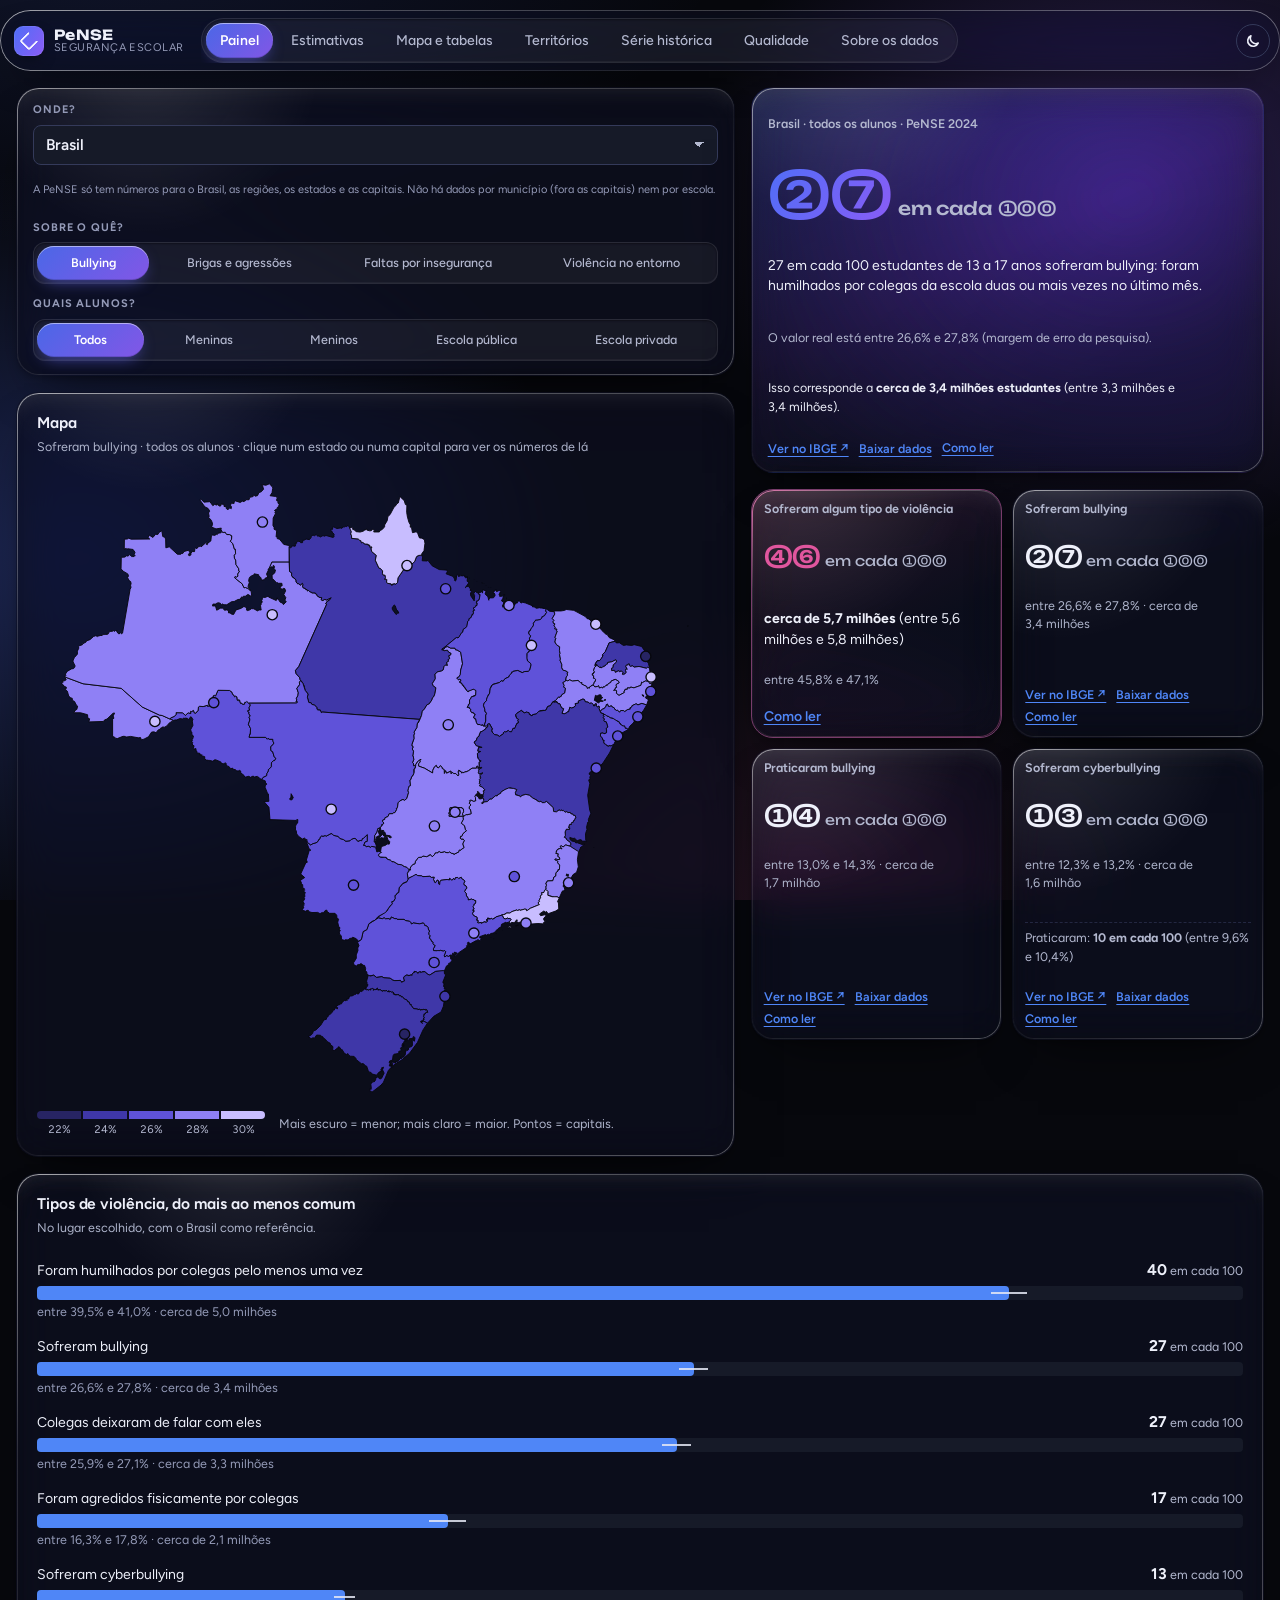
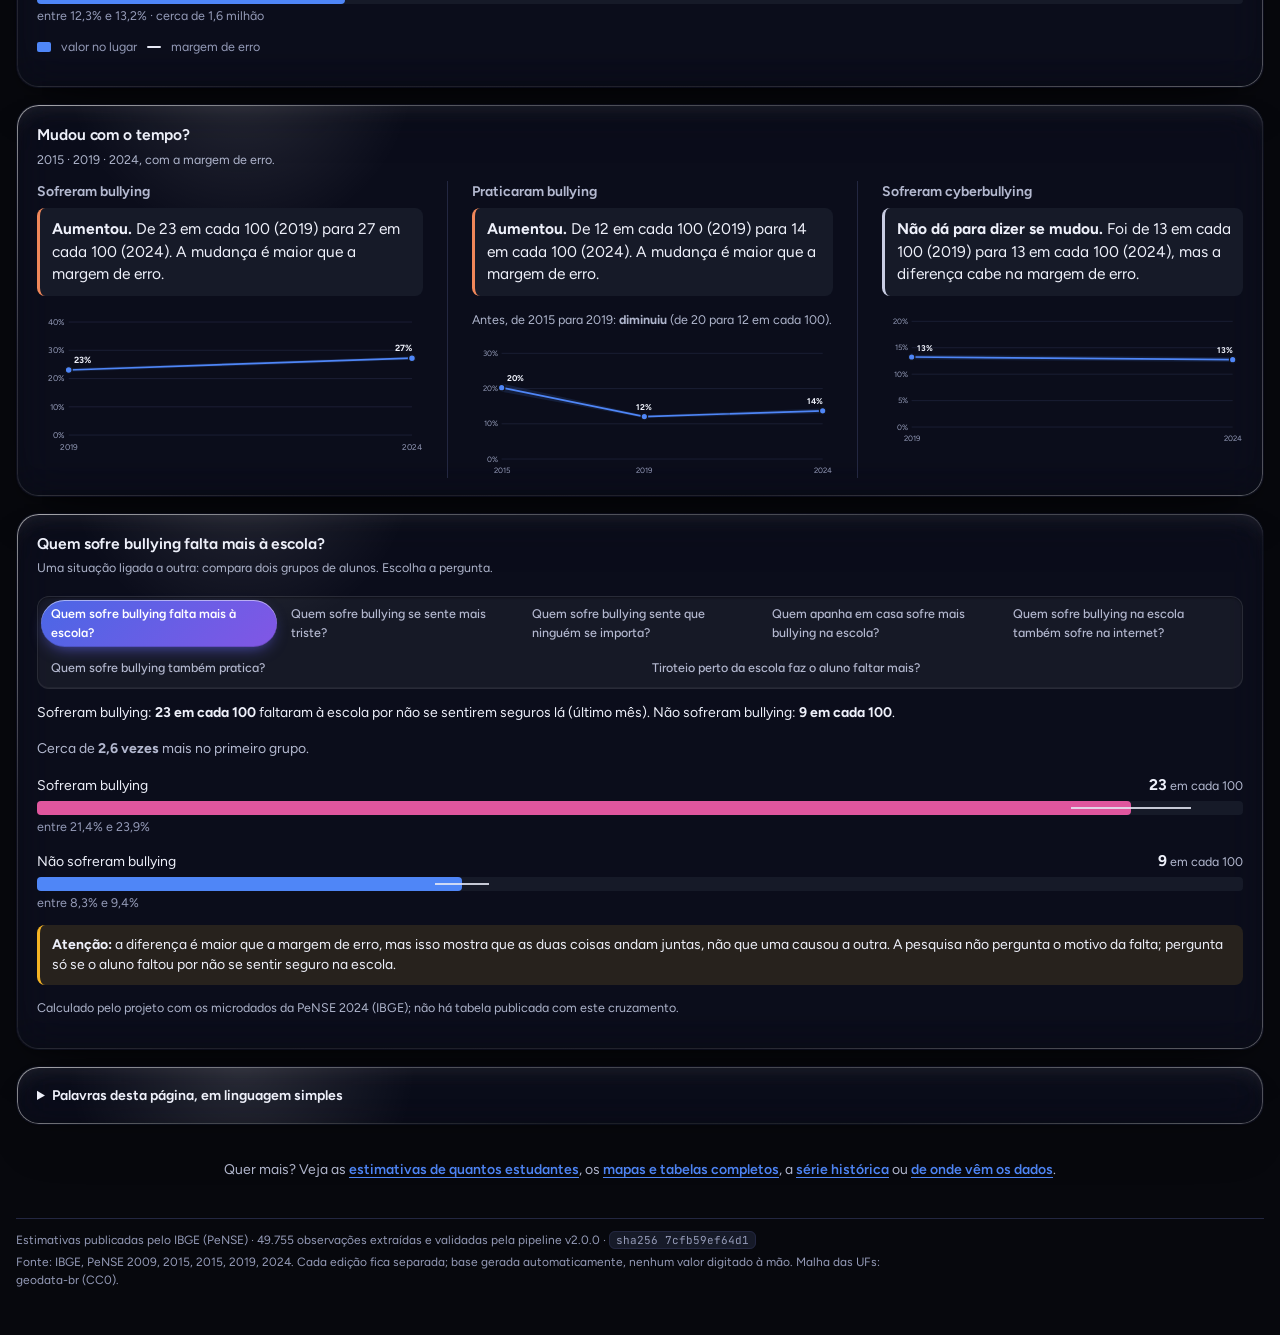
<file: dashboard/index.html>
<!doctype html>
<html lang="pt-BR" data-theme="dark">
<head>
<meta charset="utf-8">
<meta name="viewport" content="width=device-width, initial-scale=1, viewport-fit=cover">
<title>Painel PeNSE Segurança</title>
<meta name="claude:viewport-fit-sides" content="cover">
<meta name="description" content="Dashboard de indicadores de segurança da Pesquisa Nacional de Saúde do Escolar (PeNSE/IBGE), alimentado pela pipeline reprodutível do TCC.">
<meta name="color-scheme" content="dark light">
<meta name="theme-color" content="#07080d">
<link rel="preconnect" href="https://fonts.googleapis.com">
<link rel="preconnect" href="https://fonts.gstatic.com" crossorigin>
<link rel="stylesheet" href="https://fonts.googleapis.com/css2?family=Unbounded:wght@500;600;700&family=Figtree:wght@400;500;600;700&family=JetBrains+Mono:wght@400;500&display=swap">
<!-- estilos: a ordem importa (tokens → base → layout → componentes → gráficos → páginas) -->
<link rel="stylesheet" href="assets/css/tokens.css">
<link rel="stylesheet" href="assets/css/base.css">
<link rel="stylesheet" href="assets/css/layout.css">
<link rel="stylesheet" href="assets/css/components.css">
<link rel="stylesheet" href="assets/css/charts.css">
<link rel="stylesheet" href="assets/css/pages.css">
<link rel="stylesheet" href="assets/css/home.css">
<link rel="stylesheet" href="assets/css/glass.css">
</head>
<body class="is-loading">
<a class="skip" href="#main">Pular para o conteúdo</a>

<header class="topbar">
  <div class="topbar-in">
    <div class="brand">
      <span class="brand-mark" aria-hidden="true"></span>
      <span class="brand-text"><b>PeNSE</b><span>Segurança escolar</span></span>
    </div>
    <nav class="tabs" aria-label="Páginas do painel">
      <div role="tablist">
        <button role="tab" id="tab-home" data-page="home" aria-selected="true" aria-controls="page-home">Painel</button>
        <button role="tab" id="tab-estimates" data-page="estimates" aria-selected="false" aria-controls="page-estimates" tabindex="-1">Estimativas</button>
        <button role="tab" id="tab-overview" data-page="overview" aria-selected="false" aria-controls="page-overview" tabindex="-1">Mapa e tabelas</button>
        <button role="tab" id="tab-territory" data-page="territory" aria-selected="false" aria-controls="page-territory" tabindex="-1">Territórios</button>
        <button role="tab" id="tab-history" data-page="history" aria-selected="false" aria-controls="page-history" tabindex="-1">Série histórica</button>
        <button role="tab" id="tab-quality" data-page="quality" aria-selected="false" aria-controls="page-quality" tabindex="-1">Qualidade</button>
        <button role="tab" id="tab-about" data-page="about" aria-selected="false" aria-controls="page-about" tabindex="-1">Sobre os dados</button>
      </div>
    </nav>
    <div class="head-actions">
      <button type="button" class="btn detail-only" id="btn-export">
        <svg class="ico" viewBox="0 0 16 16" aria-hidden="true"><path d="M8 2v8m0 0 3-3m-3 3L5 7M3 12.5h10"/></svg>Exportar CSV
      </button>
      <button type="button" class="btn ghost detail-only" id="btn-copy" aria-describedby="copy-status">Copiar</button>
      <span class="copy-status detail-only" id="copy-status" role="status" aria-live="polite"></span>
      <button type="button" class="btn icon ghost" id="btn-theme" aria-label="Usar tema claro" aria-pressed="false">
        <svg class="ico moon" viewBox="0 0 16 16" aria-hidden="true"><path d="M13.2 10.1A5.5 5.5 0 0 1 5.9 2.8a5.5 5.5 0 1 0 7.3 7.3Z"/></svg>
        <svg class="ico sun" viewBox="0 0 16 16" aria-hidden="true"><circle cx="8" cy="8" r="2.8"/><path d="M8 1.5v1.6M8 12.9v1.6M1.5 8h1.6M12.9 8h1.6M3.4 3.4l1.1 1.1M11.5 11.5l1.1 1.1M3.4 12.6l1.1-1.1M11.5 4.5l1.1-1.1"/></svg>
      </button>
    </div>
  </div>
</header>

<div class="shell">
  <section class="filterbar detail-only" aria-label="Filtros">
    <div class="slicers">
      <div class="slicer"><label for="f-edition">Ano da pesquisa</label><select id="f-edition"></select></div>
      <div class="slicer wide"><label for="f-indicator">O que é medido</label><select id="f-indicator"></select></div>
      <div class="slicer wide"><label for="f-category">Tipo</label><select id="f-category"></select></div>
      <div class="slicer" id="slicer-unit"><label for="f-unit">Mostrar como</label><select id="f-unit"></select></div>
      <div class="slicer"><label for="f-age">Faixa de idade</label><select id="f-age"></select></div>
      <div class="slicer"><label for="f-sex">Sexo</label><select id="f-sex"></select></div>
      <div class="slicer"><label for="f-dep">Rede de ensino</label><select id="f-dep"></select></div>
    </div>
    <button type="button" class="btn ghost small" id="btn-reset" disabled title="Volta idade, sexo e rede de ensino para Total">Limpar recortes</button>
  </section>
  <details class="glossary detail-only">
    <summary>Como ler os números deste painel</summary>
    <dl>
      <div><dt>“X%” de quê?</dt><dd>Todo percentual é uma <b>parcela de alunos</b>: “28% dos escolares de 13 a 17 anos…”. A frase <b>Como ler</b> ao lado de cada número diz quem são os 100% (a base) e quem respondeu. Quando a pergunta foi feita ao <b>diretor da escola</b> (Tema 17), o número é a parcela de alunos que estudam em escolas com aquela resposta. Nunca é número de ocorrências, de escolas ou de boletins de ocorrência: são respostas a um questionário.</dd></div>
      <div><dt>Valor estimado</dt><dd>A PeNSE entrevista uma <b>amostra</b> de alunos. Cada percentual é uma estimativa para todos os alunos do lugar.</dd></div>
      <div><dt>Margem de erro</dt><dd>Faixa onde o valor real provavelmente está (com 95% de confiança). Aparece como um traço fino sobre as barras. Ex.: <b>12% (entre 11% e 13%)</b>. Os técnicos chamam de <i>intervalo de confiança</i>.</dd></div>
      <div><dt>Precisão</dt><dd><b>Boa</b>, <b>razoável</b> ou <b>baixa</b>, conforme o tamanho da margem de erro em relação ao valor (coeficiente de variação, CV). Com precisão baixa (‡), use o número só como indicação.</dd></div>
      <div><dt>Comparar lugares</dt><dd>Se as margens de erro de dois lugares se sobrepõem bastante, a diferença entre eles pode ser só efeito da amostra.</dd></div>
      <div><dt>Pontos percentuais (p.p.)</dt><dd>Diferença entre dois percentuais: de 10% para 13% são <b>+3 p.p.</b></dd></div>
      <div><dt>Diferença significativa a 5%</dt><dd>O intervalo de confiança de 95% da diferença entre os dois anos não inclui o zero (teste a 5%) <b>e</b> o pesquisador registrou que os anos são comparáveis.
        <ul>
          <li>Se não houvesse diferença real, uma diferença deste tamanho ou maior apareceria em menos de 5% das amostras possíveis; isso não é a chance de a mudança ser real, e um resultado significativo não é certeza absoluta.</li>
          <li>Significativa não quer dizer grande nem importante, não explica a causa e não elimina outras limitações.</li>
          <li>Sem a decisão registrada aparece “significativa · aguarda decisão”; “pode ser acaso” não significa que nada mudou.</li>
          <li>Abaixo do selo aparece o IC 95% da diferença, com casas decimais suficientes para mostrar o sinal dos limites.</li>
        </ul></dd></div>
      <div><dt>Situação do número</dt><dd><b>Confiável</b>: passou em todas as verificações. <b>Usar com cuidado</b>: passou, com uma observação. <b>Em revisão</b>: fora dos gráficos até ser conferido. <b>Sem valor publicado</b>: o IBGE publicou um símbolo.</dd></div>
      <div><dt>Ano da pesquisa</dt><dd>O painel abre na edição mais recente (2024) e mostra <b>uma edição por vez</b>; troque no filtro “Ano da pesquisa”, no topo. 2009 e 2015 (Amostra 1) entrevistaram o 9º ano; 2015 (Amostra 2), 2019 e 2024, alunos de 13 a 17 anos. Públicos diferentes não se comparam diretamente — a evolução no tempo fica na página “Série histórica”.</dd></div>
    </dl>
  </details>
  <p class="notice" id="notice" role="status" aria-live="polite" hidden></p>

  <div class="boot" id="boot" role="status" aria-live="polite">
    <span class="boot-spin" aria-hidden="true"></span>
    <p id="boot-msg">Carregando a base processada…</p>
  </div>

  <main id="main" tabindex="-1">
    <!-- PAINEL: responde em menos de 1 minuto (três escolhas e os números principais na mesma tela) -->
    <section class="page home" id="page-home" role="tabpanel" aria-labelledby="tab-home">
      <div class="h-top">
        <div class="h-left">
          <div class="h-choices panel" role="group" aria-label="Escolhas do painel">
            <div class="h-choice"><label for="h-place">Onde?</label><select id="h-place"></select><p class="h-scope-note">A PeNSE só tem números para o Brasil, as regiões, os estados e as capitais. Não há dados por município (fora as capitais) nem por escola.</p></div>
            <div class="h-choice"><span class="h-choice-label" id="h-topic-label">Sobre o quê?</span><div class="seg-group" id="h-topic" role="radiogroup" aria-labelledby="h-topic-label"></div></div>
            <div class="h-choice"><span class="h-choice-label" id="h-group-label">Quais alunos?</span><div class="seg-group" id="h-group" role="radiogroup" aria-labelledby="h-group-label"></div></div>
          </div>
          <article class="panel h-map-panel">
            <header class="panel-head"><div><h2>Mapa</h2><p class="card-sub" id="h-map-sub"></p></div></header>
            <div class="map-wrap h-map" id="h-map"></div>
            <div class="legend" id="h-map-legend"></div>
          </article>
        </div>
        <div class="h-right">
          <article class="panel h-answer" id="h-answer" aria-live="polite"></article>
          <section class="h-kpis" id="h-bully-body" aria-label="Bullying e violência em números"></section>
        </div>
      </div>
      <div class="h-grid">
        <article class="panel h-types">
          <header class="panel-head"><div><h2 id="h-types-title">Tipos de violência</h2><p class="card-sub">No lugar escolhido, com o Brasil como referência.</p></div></header>
          <div id="h-types-body"></div>
        </article>
        <article class="panel h-trend">
          <header class="panel-head"><div><h2 id="h-trend-title">Mudou com o tempo?</h2><p class="card-sub">2015 · 2019 · 2024, com a margem de erro.</p></div></header>
          <div id="h-trend-body"></div>
        </article>
        <article class="panel h-absence" id="h-absence">
          <header class="panel-head"><div><h2 id="h-absence-title">Ligações</h2><p class="card-sub">Uma situação ligada a outra: compara dois grupos de alunos. Escolha a pergunta.</p></div></header>
          <div id="h-absence-body"></div>
        </article>
      </div>
      <details class="panel h-gloss">
        <summary>Palavras desta página, em linguagem simples</summary>
        <dl>
          <div><dt>“X em cada 100”</dt><dd>De cada 100 estudantes de 13 a 17 anos do lugar escolhido, quantos responderam assim. 27 em cada 100 é o mesmo que 27%.</dd></div>
          <div><dt>“Entre A% e B%” (margem de erro)</dt><dd>A pesquisa ouve uma parte dos alunos, não todos. Por isso o valor real fica numa faixa, e não num número exato.</dd></div>
          <div><dt>“Cerca de N estudantes”</dt><dd>Uma estimativa: a parte dos alunos multiplicada pelo total estimado de estudantes de 13 a 17 anos do lugar.</dd></div>
          <div><dt>Maior, menor ou parecido com o Brasil</dt><dd>Maior ou menor: a diferença passa da margem de erro. Parecido: as faixas se encontram, então a diferença pode ser só efeito da amostra.</dd></div>
          <div><dt>Bullying</dt><dd>Ser humilhado, zombado ou intimidado por colegas da escola a ponto de ficar magoado. “Sofreu” conta quem passou por isso duas ou mais vezes no último mês.</dd></div>
          <div><dt>Cyberbullying</dt><dd>Ser ameaçado, ofendido ou humilhado pela internet: redes sociais ou aplicativos de celular.</dd></div>
          <div><dt>Aumentou, diminuiu ou não dá para dizer</dt><dd>Compara o mesmo número em anos diferentes. “Não dá para dizer” quer dizer que a diferença cabe na margem de erro, e não que nada mudou.</dd></div>
          <div><dt>Associação não é causa</dt><dd>Duas coisas que aparecem juntas (sofrer bullying e faltar) não provam que uma causou a outra.</dd></div>
          <div><dt>Onde estão os dados</dt><dd>Todos os números vêm da Pesquisa Nacional de Saúde do Escolar (PeNSE), do IBGE. O link “Ver no IBGE” abre a página oficial da pesquisa.</dd></div>
        </dl>
      </details>
      <p class="h-more">Quer mais? Veja as <button type="button" class="link" data-goto="estimates">estimativas de quantos estudantes</button>, os <button type="button" class="link" data-goto="overview">mapas e tabelas completos</button>, a <button type="button" class="link" data-goto="history">série histórica</button> ou <button type="button" class="link" data-goto="about">de onde vêm os dados</button>.</p>
    </section>

    <!-- ESTIMATIVAS: quantos estudantes, em cada situação -->
    <section class="page estimates" id="page-estimates" role="tabpanel" aria-labelledby="tab-estimates" hidden>
      <div class="h-choices panel e-choices" role="group" aria-label="Escolhas das estimativas">
        <div class="h-choice"><label for="e-place">Onde?</label><select id="e-place"></select><p class="h-scope-note">A PeNSE só tem números para o Brasil, as regiões, os estados e as capitais. Não há dados por município (fora as capitais) nem por escola.</p></div>
        <div class="h-choice"><span class="h-choice-label" id="e-group-label">Quais alunos?</span><div class="seg-group" id="e-group" role="radiogroup" aria-labelledby="e-group-label"></div></div>
        <button type="button" class="btn ghost small" id="e-download">Baixar estimativas (CSV)</button>
      </div>
      <header class="e-head"><h1>Quantos estudantes?</h1><p class="card-sub" id="e-title"></p>
        <p class="card-sub">Estimativas da PeNSE 2024 (IBGE): a parte dos alunos multiplicada pelo total estimado de escolares do lugar. Como a pesquisa ouve uma amostra, cada número vem com a faixa onde o valor real provavelmente está.</p></header>
      <div class="e-body" id="e-body"></div>
      <details class="panel h-gloss e-gloss">
        <summary>Palavras desta página, em linguagem simples</summary>
        <dl>
          <div><dt>“X em cada 100”</dt><dd>De cada 100 estudantes de 13 a 17 anos do lugar escolhido, quantos responderam assim. 27 em cada 100 é o mesmo que 27%.</dd></div>
          <div><dt>“Entre A% e B%” (margem de erro)</dt><dd>A pesquisa ouve uma parte dos alunos, não todos. Por isso o valor real fica numa faixa, e não num número exato.</dd></div>
          <div><dt>“Cerca de N estudantes”</dt><dd>Uma estimativa: a parte dos alunos multiplicada pelo total estimado de estudantes de 13 a 17 anos do lugar.</dd></div>
          <div><dt>Maior, menor ou parecido com o Brasil</dt><dd>Maior ou menor: a diferença passa da margem de erro. Parecido: as faixas se encontram, então a diferença pode ser só efeito da amostra.</dd></div>
          <div><dt>Bullying</dt><dd>Ser humilhado, zombado ou intimidado por colegas da escola a ponto de ficar magoado. “Sofreu” conta quem passou por isso duas ou mais vezes no último mês.</dd></div>
          <div><dt>Cyberbullying</dt><dd>Ser ameaçado, ofendido ou humilhado pela internet: redes sociais ou aplicativos de celular.</dd></div>
          <div><dt>Aumentou, diminuiu ou não dá para dizer</dt><dd>Compara o mesmo número em anos diferentes. “Não dá para dizer” quer dizer que a diferença cabe na margem de erro, e não que nada mudou.</dd></div>
          <div><dt>Associação não é causa</dt><dd>Duas coisas que aparecem juntas (sofrer bullying e faltar) não provam que uma causou a outra.</dd></div>
          <div><dt>Onde estão os dados</dt><dd>Todos os números vêm da Pesquisa Nacional de Saúde do Escolar (PeNSE), do IBGE. O link “Ver no IBGE” abre a página oficial da pesquisa.</dd></div>
        </dl>
      </details>

    </section>

    <!-- VISÃO GERAL: o mapa abre a página -->
    <section class="page" id="page-overview" role="tabpanel" aria-labelledby="tab-overview" hidden>
      <div class="hero">
        <article class="panel map-panel">
          <header class="panel-head">
            <div>
              <h1 id="map-title">Segurança na escola e no entorno</h1>
              <p class="meta" id="map-eyebrow">Mapa do Brasil</p>
              <p class="map-reading" id="map-reading"></p>
            </div>
            <div class="scope-switch" data-switch="map" role="radiogroup" aria-label="Recorte territorial do mapa"></div>
          </header>
          <div class="map-wrap" id="map"></div>
          <footer class="map-foot">
            <div class="legend" id="map-legend"></div>
            <p class="card-sub" id="map-sub"></p>
          </footer>
        </article>

        <aside class="hero-side">
          <article class="panel stat" id="tile-headline"></article>
          <article class="panel stat sel-card" id="tile-selected"></article>
          <article class="panel" id="tile-extremes"></article>
        </aside>
      </div>

      <article class="panel">
        <header class="panel-head">
          <div>
            <h2>Todos os lugares, do maior para o menor valor</h2>
            <p class="card-sub" id="rank-table-sub"></p>
          </div>
          <div class="sort-switch" role="group" aria-label="Ordenar ranking">
            <button type="button" class="seg" data-sort="desc" aria-pressed="true">Maior valor</button>
            <button type="button" class="seg" data-sort="asc" aria-pressed="false">Menor valor</button>
            <button type="button" class="seg" data-sort="name" aria-pressed="false">A–Z</button>
          </div>
        </header>
        <div class="table-wrap"><table class="data rank" id="rank-table"></table></div>
        <div class="legend" id="rank-table-legend"></div>
      </article>

      <div class="grid">
        <article class="panel span-6">
          <header class="panel-head"><div><h2 id="cat-title">Categorias</h2><p class="card-sub" id="cat-sub"></p></div></header>
          <div class="chart" id="chart-categories"></div>
        </article>
        <article class="panel span-6">
          <header class="panel-head"><div><h2>Por idade, sexo e rede de ensino</h2><p class="card-sub" id="brk-sub"></p></div></header>
          <div class="chart" id="chart-breakdown"></div>
        </article>
        <article class="panel span-8 definition" id="definition"></article>
        <article class="panel span-4" id="tile-coverage"></article>
      </div>
    </section>

    <!-- TERRITÓRIOS -->
    <section class="page" id="page-territory" role="tabpanel" aria-labelledby="tab-territory" hidden>
      <div class="grid">
        <article class="panel span-12">
          <header class="panel-head">
            <div><h2>Comparação entre lugares</h2><p class="card-sub" id="rank-sub"></p></div>
            <div class="scope-switch" data-switch="rank" role="radiogroup" aria-label="Recorte territorial do ranking"></div>
          </header>
          <div class="chart" id="chart-ranking"></div>
          <div class="legend" id="rank-legend"></div>
        </article>
        <article class="panel span-12">
          <header class="panel-head"><div><h2>Todos os números, com a origem na planilha do IBGE</h2><p class="card-sub">Clique numa linha para destacar o lugar no mapa e na comparação.</p></div></header>
          <div class="table-wrap"><table class="data" id="table-territory"></table></div>
        </article>
      </div>
    </section>

    <!-- SÉRIE HISTÓRICA -->
    <section class="page" id="page-history" role="tabpanel" aria-labelledby="tab-history" hidden>
      <div class="grid">
        <article class="panel span-12" id="micro-overview">
          <header class="panel-head">
            <div>
              <h2>Como os indicadores mudaram no Brasil</h2>
              <p class="meta">Série harmonizada · microdados 2015 · 2019 · 2024</p>
              <p class="card-sub" id="micro-overview-sub">Escolares de 13 a 17 anos. Mesma pergunta e mesma regra de cálculo em todos os anos; clique numa linha para ver o detalhe.</p>
            </div>
          </header>
          <div class="table-wrap"><table class="data trend" id="table-micro-overview"></table></div>
          <div class="legend" id="micro-overview-legend"></div>
        </article>
        <article class="panel span-12" id="micro-detail">
          <header class="panel-head">
            <div><h2 id="micro-title"></h2><p class="meta" id="micro-eyebrow"></p><p class="card-sub" id="micro-question"></p><p class="map-reading" id="micro-reading"></p></div>
          </header>
          <div class="micro-filters slicers">
            <div class="slicer wide"><label for="f-micro-indicator">Indicador</label><select id="f-micro-indicator"></select></div>
            <div class="slicer"><label for="f-micro-terr">Território</label><select id="f-micro-terr"></select></div>
            <div class="slicer"><label for="f-micro-cut">Recorte</label><select id="f-micro-cut"></select></div>
          </div>
          <div class="micro-body">
            <div class="chart" id="chart-micro"></div>
            <aside class="micro-side" id="micro-changes"></aside>
          </div>
          <div class="micro-evidence" id="micro-evidence"></div>
        </article>
        <article class="panel span-12" id="official-series">
          <header class="panel-head">
            <div>
              <h2>2009 a 2019 publicados pelo IBGE, 2024 estendido com os microdados</h2>
              <p class="meta">Série oficial do IBGE · 9º ano · municípios das capitais</p>
              <p class="card-sub" id="official-sub">Indicadores que o próprio IBGE publicou como comparáveis entre edições. O ponto de 2024 usa a mesma regra que reproduz a tabela oficial de 2019.</p>
            </div>
          </header>
          <div class="table-wrap"><table class="data trend" id="table-official"></table></div>
          <div class="micro-filters slicers">
            <div class="slicer wide"><label for="f-off-table">Tabela</label><select id="f-off-table"></select></div>
            <div class="slicer"><label for="f-off-terr">Capital</label><select id="f-off-terr"></select></div>
            <div class="slicer"><label for="f-off-cut">Recorte</label><select id="f-off-cut"></select></div>
          </div>
          <div class="micro-body">
            <div class="chart" id="chart-official"></div>
            <aside class="micro-side" id="official-changes"></aside>
          </div>
          <div class="legend" id="official-legend"></div>
        </article>
        <article class="panel span-12" id="history-main"></article>
        <article class="panel span-12">
          <header class="panel-head"><div><h2>Correspondências avaliadas entre edições</h2>
            <p class="card-sub">Pares candidatos definidos pelo pesquisador; o status vem da comparação dos atributos metodológicos e, quando houver, de decisão humana registrada.</p></div></header>
          <div class="table-wrap"><table class="data" id="table-comparability"></table></div>
        </article>
      </div>
    </section>

    <!-- QUALIDADE -->
    <section class="page" id="page-quality" role="tabpanel" aria-labelledby="tab-quality" hidden>
      <div class="grid">
        <article class="panel span-4" id="tile-status"></article>
        <article class="panel span-8 levels" aria-labelledby="levels-title">
          <header class="panel-head"><div><h2 id="levels-title">Níveis de alerta: o que cada um significa</h2>
            <p class="card-sub">Cada número passa por verificações automáticas. Nenhum valor é apagado ou corrigido: os alertas só avisam.</p></div></header>
          <dl class="level-list">
            <div><dt><span class="chip neutral">Informativo</span></dt><dd><b>Só um registro.</b> Algo que vale saber, mas que não muda a leitura do número. Ex.: margem de erro cortada em 0%, valor muito diferente dos outros lugares mas plausível.</dd></div>
            <div><dt><span class="chip warning">Ressalva</span></dt><dd><b>O número é usado, com cuidado.</b> Aparece nos gráficos com uma observação. Ex.: estimativa pouco precisa, margem de erro publicada igual a zero.</dd></div>
            <div><dt><span class="chip serious">Revisão</span></dt><dd><b>Fica fora dos gráficos até alguém conferir.</b> A leitura automática encontrou algo ambíguo. Ex.: cabeçalho de tabela que pode ter dois sentidos.</dd></div>
            <div><dt><span class="chip critical">Erro</span></dt><dd><b>Inconsistência confirmada.</b> O número não entra na análise. Ex.: o mesmo dado publicado com valores diferentes em duas tabelas.</dd></div>
          </dl>
        </article>
        <article class="panel span-12">
          <header class="panel-head"><div><h2>Tudo o que as verificações encontraram (base inteira)</h2><p class="card-sub">Do mais grave ao mais leve. Passe o mouse ou foque no “?” para entender cada coluna.</p></div></header>
          <div class="table-wrap"><table class="data" id="table-rules"></table></div>
        </article>
        <article class="panel span-12">
          <header class="panel-head"><div><h2>Números deste indicador que estão fora dos gráficos ou com observação</h2><p class="card-sub" id="review-sub"></p></div></header>
          <div class="table-wrap"><table class="data" id="table-review"></table></div>
        </article>
      </div>
    </section>

    <!-- SOBRE -->
    <section class="page" id="page-about" role="tabpanel" aria-labelledby="tab-about" hidden>
      <div class="grid">
        <article class="panel span-6 prose">
          <div id="about-method" class="prose"></div>
          <!-- download-base -->
          <p><a class="btn ghost" href="data/pense_base_aprovada.csv" download>Baixar base aprovada (CSV)</a></p>
          <!-- /download-base -->
        </article>
        <article class="panel span-6">
          <header class="panel-head"><div><h2>Edições na base</h2></div></header>
          <div class="table-wrap"><table class="data" id="table-editions"></table></div>
          <header class="panel-head"><div><h2>Símbolos publicados</h2></div></header>
          <div class="table-wrap"><table class="data" id="table-symbols"></table></div>
        </article>
        <article class="panel span-12">
          <header class="panel-head"><div><h2>Dicionário de dados</h2><p class="card-sub">Gerado do esquema canônico da pipeline (mesma fonte da documentação).</p></div></header>
          <div class="table-wrap"><table class="data" id="table-dictionary"></table></div>
        </article>
      </div>
    </section>
  </main>

  <footer class="foot">
    <p id="subtitle">Carregando base processada…</p>
    <p id="rail-foot"></p>
  </footer>
</div>
<div class="tooltip" id="tooltip" role="tooltip" hidden></div>
<textarea id="copy-buffer" class="sr-only" aria-hidden="true" tabindex="-1"></textarea>
<!-- scripts: arquivos simples (sem bundler) que compartilham o escopo global; main.js inicia o painel.
     scripts/build_dashboard.py junta todos, nesta ordem, num único bloco isolado. -->
<script src="assets/js/config.js"></script>
<script src="assets/js/format.js"></script>
<script src="assets/js/dom.js"></script>
<script src="assets/js/reading.js"></script>
<script src="assets/js/data.js"></script>
<script src="assets/js/charts.js"></script>
<script src="assets/js/map.js"></script>
<script src="assets/js/filters.js"></script>
<script src="assets/js/pages/home.js"></script>
<script src="assets/js/pages/estimates.js"></script>
<script src="assets/js/pages/overview.js"></script>
<script src="assets/js/pages/territory.js"></script>
<script src="assets/js/pages/history.js"></script>
<script src="assets/js/pages/quality.js"></script>
<script src="assets/js/pages/about.js"></script>
<script src="assets/js/export.js"></script>
<script src="assets/js/glass.js"></script>
<script src="assets/js/main.js"></script>
</body>
</html>
</file>
<file: dashboard/assets/css/tokens.css>
/* Tokens de design do painel.
   Tema: escuro é o padrão (escolha do projeto), mesmo com o sistema em modo claro; o claro só aparece
   quando o visitante escolhe no botão do topo (data-theme="light", lembrado no navegador).
   Identidade: preto azulado + azul e roxo (marca). Dados: azul = estimativa, magenta = selecionado
   (par validado para daltonismo), rampa sequencial índigo no mapa. */
:root {
  /* superfícies e texto */
  --bg: #07080d;
  --bg-glow-1: rgba(79, 110, 247, 0.14);
  --bg-glow-2: rgba(139, 92, 246, 0.12);
  --card: #10121c;
  --card-2: #161a28;
  --card-3: #1d2235;
  --ink: #eef0fa;
  --ink-2: #b4b9d0;
  --muted: #959bb8;
  --line: #232741;
  --axis: #343a5a;
  --topbar: rgba(7, 8, 13, 0.82);

  /* marca */
  --brand-blue: #4f6ef7;
  --brand-violet: #8b5cf6;
  --brand-grad: linear-gradient(120deg, #4f6ef7 0%, #8b5cf6 100%);
  --on-brand: #ffffff;

  /* dados */
  --accent: #4f86f7;           /* série 1 — estimativa */
  --accent-soft: rgba(79, 134, 247, 0.14);
  --select: #e0569e;           /* série 2 — selecionado */
  --select-soft: rgba(224, 86, 158, 0.14);
  --reference: #c9cde3;        /* Brasil / agregado de referência */
  --whisker: #e6e8f5;
  --nodata: #1a1e2e;
  --map-stroke: #07080d;
  --seq-1: #272463; --seq-2: #3f37a8; --seq-3: #5f52d9; --seq-4: #8f80f5; --seq-5: #c8bdff;

  /* estados (forma + texto nos chips, nunca só cor) */
  --good: #22c55e; --warning: #f5b324; --serious: #f0875a; --critical: #ef4f4f;
  --good-ink: #5ee08e; --warning-ink: #f7c75a; --serious-ink: #f5a582; --critical-ink: #ff8585;
  --focus: #8fa6ff;

  /* profundidade */
  --shadow: 0 1px 0 rgba(255, 255, 255, 0.03) inset, 0 12px 32px -8px rgba(0, 0, 0, 0.45);
  --shadow-pop: 0 14px 34px -6px rgba(0, 0, 0, 0.5);
  --shadow-brand: 0 6px 16px -6px rgba(0, 0, 0, 0.55);

  /* tipografia */
  --font-display: "Unbounded", "Figtree", system-ui, sans-serif;
  --font-ui: "Figtree", system-ui, -apple-system, "Segoe UI", Roboto, sans-serif;
  --font-mono: "JetBrains Mono", ui-monospace, "SFMono-Regular", Menlo, Consolas, monospace;
  --fs-xs: 11px; --fs-sm: 12.5px; --fs-md: 14px; --fs-lg: 15.5px;

  /* espaço e forma */
  --gap: 16px;
  --r: 14px;
  --r-sm: 8px;
  --control-h: 36px;

  /* movimento: saída exponencial, curta; desligado com prefers-reduced-motion */
  --ease-out: cubic-bezier(0.16, 1, 0.3, 1);
  --dur-fast: 140ms;
  --dur: 240ms;
  --dur-slow: 560ms;

  color-scheme: dark;
}

:root[data-theme="light"] {
  --bg: #f3f4fb; --bg-glow-1: rgba(79, 110, 247, 0.09); --bg-glow-2: rgba(139, 92, 246, 0.08);
  --card: #ffffff; --card-2: #f5f6fc; --card-3: #eceefa;
  --ink: #0d1024; --ink-2: #44496a; --muted: #62678a;
  --line: #e1e4f2; --axis: #c6cae0; --topbar: rgba(255, 255, 255, 0.85);
  --brand-blue: #3b5bdb; --brand-violet: #7c3aed;
  --brand-grad: linear-gradient(120deg, #3b5bdb 0%, #7c3aed 100%);
  --accent: #2a6fdb; --accent-soft: rgba(42, 111, 219, 0.10);
  --select: #c8357f; --select-soft: rgba(200, 53, 127, 0.10);
  --reference: #3a3f5c; --whisker: #1b1f36; --nodata: #e6e8f3; --map-stroke: #ffffff;
  --seq-1: #e4dfff; --seq-2: #bdb2fa; --seq-3: #9584ee; --seq-4: #6a54d6; --seq-5: #3f2da3;
  --good-ink: #157a3a; --warning-ink: #8a5a00; --serious-ink: #a8431a; --critical-ink: #b42323;
  --focus: #3b5bdb;
  --shadow: 0 1px 2px rgba(13, 16, 36, 0.05), 0 8px 24px -6px rgba(13, 16, 36, 0.08);
  --shadow-pop: 0 14px 34px -8px rgba(13, 16, 36, 0.18);
  --shadow-brand: 0 6px 16px -4px rgba(59, 91, 219, 0.35);
  color-scheme: light;
}
</file>
<file: dashboard/assets/css/base.css>
/* Base: reset, superfícies do navegador (seleção, rolagem, foco) e acessibilidade. */
*, *::before, *::after { box-sizing: border-box; }
[hidden] { display: none !important; }

html { -webkit-text-size-adjust: 100%; scrollbar-color: var(--axis) transparent; }
body {
  margin: 0; color: var(--ink); font: var(--fs-md)/1.5 var(--font-ui);
  font-feature-settings: "ss01";
  background:
    radial-gradient(900px 480px at 8% -10%, var(--bg-glow-1), transparent 70%),
    radial-gradient(800px 420px at 100% 0%, var(--bg-glow-2), transparent 70%),
    var(--bg);
  background-attachment: fixed;
  accent-color: var(--brand-violet);
  caret-color: var(--brand-violet);
  transition: background-color var(--dur) var(--ease-out), color var(--dur) var(--ease-out);
}
/* faixa sob o entalhe (iPhone) com a mesma cor da barra superior */
body::before { content: ""; position: fixed; inset: 0 0 auto; height: env(safe-area-inset-top, 0px); z-index: 25; background: var(--topbar); }

::selection { background: color-mix(in srgb, var(--brand-violet) 38%, transparent); color: var(--ink); }
::-webkit-scrollbar { width: 10px; height: 10px; }
::-webkit-scrollbar-track { background: transparent; }
::-webkit-scrollbar-thumb { background: var(--axis); border-radius: 999px; border: 2px solid var(--card); }
::-webkit-scrollbar-thumb:hover { background: var(--muted); }

h1, h2, h3 { margin: 0; text-wrap: balance; }
p { text-wrap: pretty; }
button, select, input { font: inherit; color: inherit; }
a { color: var(--accent); text-underline-offset: 3px; }
code { font-family: var(--font-mono); }
:focus-visible { outline: 2px solid var(--focus); outline-offset: 2px; border-radius: 4px; }

.sr-only { position: absolute; width: 1px; height: 1px; overflow: hidden; clip: rect(0 0 0 0); white-space: nowrap; }
.skip { position: absolute; left: -999px; top: 8px; z-index: 40; background: var(--card); padding: 8px 12px; border-radius: var(--r-sm); }
.skip:focus { left: 16px; }

@media (prefers-reduced-motion: reduce) {
  *, *::before, *::after { transition: none !important; animation: none !important; scroll-behavior: auto !important; }
}
@media (forced-colors: active) {
  .chart .bar, .rbar .fill, .mini .bar { fill: CanvasText; background: CanvasText; }
  .chart .bar.sel, tr.sel .rbar .fill, .mini .bar.sel { fill: Highlight; background: Highlight; }
  .tabs button[aria-selected="true"], .btn { forced-color-adjust: none; background: Highlight; color: HighlightText; }
}
</file>
<file: dashboard/assets/css/layout.css>
/* Layout: barra superior fixa com as páginas, casca centralizada, grade de 12 colunas e, na Visão
   geral, o mapa do Brasil como peça principal ao lado dos números-chave. */

/* barra superior */
.topbar { position: sticky; top: env(safe-area-inset-top, 0px); z-index: 20; background: var(--topbar);
  backdrop-filter: blur(14px) saturate(1.2); -webkit-backdrop-filter: blur(14px) saturate(1.2); border-bottom: 1px solid var(--line); }
.topbar-in { max-width: 1440px; margin: 0 auto; display: flex; align-items: center; gap: 18px; padding-block: 10px;
  padding-left: max(16px, env(safe-area-inset-left, 0px)); padding-right: max(16px, env(safe-area-inset-right, 0px)); }
.brand { display: flex; align-items: center; gap: 10px; flex: none; }
.brand-mark { width: 30px; height: 30px; border-radius: 9px; background: var(--brand-grad); position: relative;
  box-shadow: 0 0 0 1px rgba(255, 255, 255, 0.08) inset, var(--shadow-brand); }
.brand-mark::after { content: ""; position: absolute; inset: 8px; border-radius: 3px; border: 2px solid rgba(255, 255, 255, 0.92);
  border-right-color: transparent; transform: rotate(-45deg); }
.brand-text { display: flex; flex-direction: column; line-height: 1.1; }
.brand-text b { font-family: var(--font-display); font-size: 14px; font-weight: 700; letter-spacing: .02em; }
.brand-text span { font-size: var(--fs-xs); color: var(--muted); letter-spacing: .04em; text-transform: uppercase; }
.head-actions { display: flex; align-items: center; gap: 8px; flex: none; }

/* casca */
.shell { max-width: 1440px; margin: 0 auto; display: flex; flex-direction: column; gap: var(--gap); padding-block: 16px 40px;
  padding-left: max(16px, env(safe-area-inset-left, 0px)); padding-right: max(16px, env(safe-area-inset-right, 0px)); }
main { outline: none; }
.page { display: flex; flex-direction: column; gap: var(--gap); }
/* troca de página: o conteúdo já visível desliza alguns pixels, sem esconder nada */
.page:not([hidden]) { animation: page-in var(--dur) var(--ease-out); }
@keyframes page-in { from { opacity: .4; transform: translateY(6px); } }

.grid { display: grid; grid-template-columns: repeat(12, minmax(0, 1fr)); gap: var(--gap); }
.span-12 { grid-column: span 12; } .span-8 { grid-column: span 8; } .span-6 { grid-column: span 6; } .span-4 { grid-column: span 4; }

/* herói: mapa + números */
.hero { display: grid; grid-template-columns: minmax(0, 1.65fr) minmax(300px, 1fr); gap: var(--gap); align-items: stretch; }
.hero-side { display: flex; flex-direction: column; gap: var(--gap); min-width: 0; }

/* carregamento da base (o pacote tem alguns MB) */
body.is-loading main, body.is-loading .foot { visibility: hidden; }
.boot { display: flex; align-items: center; gap: 12px; padding: 18px 20px; border: 1px solid var(--line); border-radius: var(--r);
  background: var(--card); color: var(--ink-2); }
.boot p { margin: 0; }
.boot-spin { width: 18px; height: 18px; flex: none; border-radius: 50%; border: 2px solid var(--line); border-top-color: var(--brand-violet);
  animation: spin 800ms linear infinite; }
.boot.failed { border-color: color-mix(in srgb, var(--critical) 45%, var(--line)); color: var(--ink); }
.boot.failed .boot-spin { animation: none; border-color: var(--critical); }
@keyframes spin { to { transform: rotate(360deg); } }

/* rodapé */
.foot { display: flex; flex-direction: column; gap: 4px; color: var(--muted); font-size: 12px; padding-top: 12px; border-top: 1px solid var(--line); }
.foot p { margin: 0; max-width: 110ch; }
.foot code { font-size: 11px; padding: 1px 6px; border-radius: 6px; background: var(--card-2); border: 1px solid var(--line); }

@media (max-width: 1180px) {
  .head-actions #btn-copy { display: none; }
  .span-8, .span-4 { grid-column: span 12; }
}
@media (max-width: 980px) {
  .hero { grid-template-columns: minmax(0, 1fr); }
  .hero-side { display: grid; grid-template-columns: repeat(auto-fit, minmax(260px, 1fr)); align-items: start; }
}
@media (max-width: 760px) {
  .topbar-in { flex-wrap: wrap; gap: 10px; }
  .tabs { order: 3; flex-basis: 100%; }
  .head-actions { margin-left: auto; }
  .span-6 { grid-column: span 12; }
}
</file>
<file: dashboard/assets/css/components.css>
/* Componentes reutilizados em todas as páginas: abas, botões, filtros, painéis, seletores
   segmentados, chips, legendas, tabelas, tooltip, ajuda “?” e glossário. */

/* abas */
.tabs { flex: 1 1 auto; min-width: 0; overflow-x: auto; scrollbar-width: none; }
.tabs::-webkit-scrollbar { display: none; }
.tabs [role=tablist] { display: flex; gap: 4px; padding: 4px; background: var(--card-2); border: 1px solid var(--line);
  border-radius: 999px; width: max-content; }
.tabs button { border: 0; background: none; color: var(--ink-2); padding: 7px 14px; border-radius: 999px; cursor: pointer;
  white-space: nowrap; font-weight: 500; transition: background-color var(--dur-fast), color var(--dur-fast), box-shadow var(--dur); }
.tabs button:hover { color: var(--ink); background: var(--card-3); }
.tabs button[aria-selected="true"] { color: var(--on-brand); background: var(--brand-grad); font-weight: 600; box-shadow: var(--shadow-brand); }

/* botões */
.btn { display: inline-flex; align-items: center; justify-content: center; gap: 6px; min-height: 34px; border: 1px solid transparent;
  background: var(--brand-grad); color: var(--on-brand); border-radius: 999px; padding: 6px 14px; cursor: pointer; font-weight: 600;
  white-space: nowrap; text-decoration: none; transition: filter var(--dur-fast), background-color var(--dur-fast), border-color var(--dur-fast), transform var(--dur-fast) var(--ease-out); }
.btn:hover { filter: brightness(1.08); }
.btn:active { transform: translateY(1px); }
.btn.ghost { background: transparent; color: var(--ink); border-color: var(--axis); }
.btn.ghost:hover { filter: none; background: var(--card-3); }
.btn.small { min-height: 30px; padding: 4px 12px; font-size: var(--fs-sm); }
.btn:disabled { opacity: .45; cursor: default; filter: none; transform: none; background: transparent; }
.btn.icon { width: 34px; padding: 0; }
.ico { width: 16px; height: 16px; flex: none; fill: none; stroke: currentColor; stroke-width: 1.6; stroke-linecap: round; stroke-linejoin: round; }
#btn-theme .sun { display: none; }
[data-theme="light"] #btn-theme .sun { display: block; }
[data-theme="light"] #btn-theme .moon { display: none; }

/* barra de filtros */
.filterbar { display: flex; align-items: flex-end; gap: 12px; padding: 12px 14px; background: var(--card); border: 1px solid var(--line);
  border-radius: var(--r); box-shadow: var(--shadow); }
.filterbar .slicers { flex: 1 1 auto; min-width: 0; }
.filterbar #btn-reset { flex: none; min-height: var(--control-h); }
.slicers { display: flex; flex-wrap: wrap; gap: 10px; }
.slicer { display: flex; flex-direction: column; gap: 4px; min-width: 110px; flex: 1 1 110px; }
.slicer.wide { flex: 2.4 1 210px; }
.slicer label { font-size: 11px; font-weight: 600; text-transform: uppercase; letter-spacing: .08em; color: var(--muted); padding-left: 2px; }
.slicer select { appearance: none; -webkit-appearance: none; width: 100%; min-width: 0; height: var(--control-h); border: 1px solid var(--line);
  border-radius: var(--r-sm); background: var(--card-2) no-repeat right 10px center / 12px 12px; padding: 0 30px 0 10px;
  background-image: url("data:image/svg+xml,%3Csvg xmlns='http://www.w3.org/2000/svg' viewBox='0 0 12 12'%3E%3Cpath d='M3 4.5 6 7.5l3-3' fill='none' stroke='%238b91ad' stroke-width='1.6' stroke-linecap='round' stroke-linejoin='round'/%3E%3C/svg%3E");
  text-overflow: ellipsis; white-space: nowrap; cursor: pointer; transition: border-color var(--dur-fast), background-color var(--dur-fast); }
.slicer select:hover { border-color: var(--axis); }
.slicer select:focus-visible { border-color: var(--focus); outline-offset: 1px; }
.slicer select:disabled { opacity: .55; cursor: default; }
.slicer option { background: var(--card); color: var(--ink); }

/* avisos */
.notice { margin: 0; padding: 10px 14px; border-radius: var(--r-sm); background: var(--accent-soft); border: 1px solid color-mix(in srgb, var(--accent) 35%, var(--line)); font-size: 13px; }

/* painéis */
.panel { background: var(--card); border: 1px solid var(--line); border-radius: var(--r); padding: 18px 20px; box-shadow: var(--shadow);
  min-width: 0; display: flex; flex-direction: column; gap: 12px; }
.panel-head { display: flex; flex-wrap: wrap; justify-content: space-between; align-items: flex-start; gap: 10px 16px; }
.panel-head > div:first-child { min-width: 0; flex: 1 1 260px; display: flex; flex-direction: column; gap: 4px; }
.panel-head h2 { font-size: var(--fs-lg); font-weight: 650; letter-spacing: -.005em; }
.card-sub { margin: 0; color: var(--muted); font-size: var(--fs-sm); }
.meta { margin: 0; font-size: 12px; font-weight: 500; color: var(--ink-2); font-variant-numeric: tabular-nums; }
.label { font-size: 12px; color: var(--muted); font-weight: 500; }
.detail { font-size: var(--fs-sm); color: var(--ink-2); }
.big { font-family: var(--font-display); font-size: 32px; font-weight: 600; letter-spacing: -.02em; font-variant-numeric: tabular-nums; }
.empty { margin: 0; padding: 18px; border: 1px dashed var(--axis); border-radius: var(--r-sm); color: var(--ink-2); line-height: 1.55; }
.empty strong { color: var(--ink); }
.empty ul { margin: 8px 0 0; padding-left: 18px; }

/* seletores segmentados */
.scope-switch, .sort-switch { display: flex; gap: 2px; padding: 3px; border: 1px solid var(--line); border-radius: 999px;
  background: var(--card-2); flex-wrap: wrap; }
.seg { border: 0; background: none; color: var(--ink-2); padding: 5px 12px; border-radius: 999px; cursor: pointer; font-size: var(--fs-sm);
  font-weight: 500; white-space: nowrap; transition: background-color var(--dur-fast), color var(--dur-fast); }
.seg:hover:not(:disabled) { color: var(--ink); background: var(--card-3); }
.seg[aria-checked="true"], .seg[aria-pressed="true"] { background: var(--card-3); color: var(--ink); font-weight: 600;
  box-shadow: 0 0 0 1px var(--axis) inset; }
.seg:disabled { opacity: .4; cursor: not-allowed; text-decoration: line-through; }

/* chips (forma + texto, nunca só cor) */
.chip { display: inline-flex; align-items: center; gap: 5px; font-size: 11.5px; font-weight: 600; padding: 2px 9px 2px 7px;
  border-radius: 999px; border: 1px solid var(--line); background: var(--card-2); white-space: nowrap; }
.chip::before { content: ""; width: 8px; height: 8px; border-radius: 2px; background: var(--muted); }
.chip.good { color: var(--good-ink); } .chip.good::before { background: var(--good); border-radius: 50%; }
.chip.warning { color: var(--warning-ink); } .chip.warning::before { background: var(--warning); transform: rotate(45deg); }
.chip.serious { color: var(--serious-ink); } .chip.serious::before { background: var(--serious); }
.chip.critical { color: var(--critical-ink); } .chip.critical::before { background: var(--critical); clip-path: polygon(50% 0, 100% 100%, 0 100%); border-radius: 0; }
.chip.neutral { color: var(--ink-2); }

/* origem do dado */
.origin { display: inline-flex; align-items: center; align-self: flex-start; gap: 6px; font-size: 11.5px; font-weight: 600; padding: 3px 9px; border-radius: 999px;
  border: 1px dashed var(--brand-violet); color: var(--ink); background: color-mix(in srgb, var(--brand-violet) 10%, transparent); }
.origin.pub { border-style: solid; border-color: var(--accent); background: var(--accent-soft); }

/* legendas */
.legend { display: flex; flex-wrap: wrap; align-items: center; gap: 6px 14px; font-size: 12px; color: var(--ink-2); }
.legend .sw { display: inline-block; width: 14px; height: 10px; border-radius: 3px; vertical-align: -1px; margin-right: 5px; }
.legend .ramp { display: flex; gap: 2px; }
.legend .ramp span { display: flex; flex-direction: column; align-items: center; gap: 3px; font-variant-numeric: tabular-nums; font-size: 11px; }
.legend .ramp i { width: 44px; height: 8px; display: block; }
.legend .ramp span:first-child i { border-radius: 4px 0 0 4px; } .legend .ramp span:last-child i { border-radius: 0 4px 4px 0; }

/* tabelas */
.table-wrap { overflow: auto; border: 1px solid var(--line); border-radius: var(--r-sm); max-height: 520px; overscroll-behavior: contain; }
table.data { width: 100%; border-collapse: collapse; font-size: var(--fs-sm); }
table.data th { position: sticky; top: 0; z-index: 1; background: var(--card-2); text-align: left; font-weight: 600; color: var(--muted);
  font-size: var(--fs-xs); text-transform: uppercase; letter-spacing: .06em; padding: 9px 12px; border-bottom: 1px solid var(--line); white-space: nowrap; }
table.data td { padding: 8px 12px; border-bottom: 1px solid var(--line); vertical-align: top; transition: background-color var(--dur-fast); }
table.data tbody tr:last-child td { border-bottom: 0; }
table.data td.num { text-align: right; font-variant-numeric: tabular-nums; white-space: nowrap; }
table.data td.strong { font-weight: 700; font-size: 13.5px; }
table.data td.mono, .mono { font-family: var(--font-mono); font-size: 11.5px; color: var(--ink-2); }
table.data td.wrap { min-width: 260px; }
table.data tr.clickable { cursor: pointer; }
table.data tr.clickable:hover td { background: var(--accent-soft); }
table.data tr.clickable:focus-visible { outline-offset: -2px; }
table.data tr.sel td { background: var(--select-soft); }
table.data tr.is-ref td { background: var(--card-2); }

/* tooltip */
.tooltip { position: fixed; z-index: 50; pointer-events: none; background: var(--card-2); color: var(--ink); border: 1px solid var(--axis);
  border-radius: var(--r-sm); padding: 9px 11px; box-shadow: var(--shadow-pop); font-size: 12px; max-width: 300px;
  animation: tip-in var(--dur-fast) var(--ease-out); }
@keyframes tip-in { from { opacity: 0; transform: translateY(2px); } }
.tooltip .tt-value { font-size: 18px; font-weight: 700; font-variant-numeric: tabular-nums; }
.tooltip .tt-name { color: var(--ink-2); font-weight: 600; }
.tooltip .tt-meta { color: var(--muted); margin-top: 2px; }
.tooltip .tt-help { line-height: 1.5; color: var(--ink); font-size: var(--fs-sm); }
.tt-reading { font-size: 12px; line-height: 1.4; margin: 4px 0; color: var(--ink); }

/* ajuda “?” */
.help { display: inline-grid; place-items: center; width: 16px; height: 16px; border-radius: 50%; font: 700 10.5px/1 var(--font-ui);
  color: var(--ink); background: var(--card-3); border: 1px solid var(--axis); cursor: help; vertical-align: 1px; margin-left: 2px;
  text-transform: none; letter-spacing: 0; transition: background-color var(--dur-fast), border-color var(--dur-fast), color var(--dur-fast); }
.help:hover, .help:focus-visible { background: var(--brand-violet); border-color: var(--brand-violet); color: var(--on-brand); }

/* glossário */
.glossary { border: 1px solid var(--line); border-radius: var(--r-sm); background: var(--card); }
.glossary summary { cursor: pointer; padding: 10px 14px; font-weight: 600; color: var(--ink); list-style: none; display: flex; gap: 8px; align-items: center;
  border-radius: var(--r-sm); }
.glossary summary::before { content: "?"; display: inline-grid; place-items: center; width: 20px; height: 20px; border-radius: 50%;
  background: var(--brand-grad); color: var(--on-brand); font-size: 12px; }
.glossary summary::after { content: ""; width: 7px; height: 7px; margin-left: auto; border: solid var(--muted); border-width: 0 1.6px 1.6px 0;
  transform: rotate(45deg); transition: transform var(--dur) var(--ease-out); }
.glossary[open] summary::after { transform: rotate(-135deg); }
.glossary summary:hover { background: var(--card-2); }
.glossary summary::-webkit-details-marker { display: none; }
.glossary[open] summary { border-bottom: 1px solid var(--line); border-radius: var(--r-sm) var(--r-sm) 0 0; }
.glossary dl { margin: 0; padding: 12px 14px 14px; display: grid; grid-template-columns: repeat(auto-fit, minmax(260px, 1fr)); gap: 12px 20px; }
.glossary dt, .level-list dt { font-weight: 700; color: var(--ink); margin-bottom: 2px; }
.glossary dd, .level-list dd { margin: 0; color: var(--ink-2); font-size: 13px; line-height: 1.5; }
.glossary dd ul { margin: 6px 0 0; padding-left: 16px; display: flex; flex-direction: column; gap: 4px; }

/* “Como ler”: frase com o valor e ficha do número */
.linkish { background: none; border: 0; padding: 0; color: var(--accent); font: inherit; text-decoration: underline; text-underline-offset: 3px; cursor: pointer; }
.reading { display: grid; gap: 4px; margin: 2px 0 6px; padding: 10px 12px; border-radius: 10px; background: var(--accent-soft);
  border: 1px solid color-mix(in srgb, var(--accent) 28%, var(--line)); font-size: 13.5px; line-height: 1.5; }
.reading p { margin: 0; }
.reading .reading-main { font-size: 14.5px; color: var(--ink); }
.number-card { margin-top: 10px; border: 1px solid var(--line); border-radius: 12px; padding: 12px 14px; background: var(--card-2); }
.number-card h3 { margin: 0 0 8px; font-size: 11.5px; font-weight: 700; letter-spacing: .05em; text-transform: uppercase; color: var(--accent); }
.number-card .nc-list { margin: 0; display: grid; gap: 7px; }
.number-card .nc-row { display: grid; grid-template-columns: 9.5em 1fr; gap: 10px; }
.number-card dt { font-size: 12px; font-weight: 700; color: var(--muted); }
.number-card dd { margin: 0; font-size: 13px; line-height: 1.45; color: var(--ink); }
.number-card .nc-row.warn dd { color: var(--warning-ink); }

@media (max-width: 760px) {
  .filterbar { flex-direction: column; align-items: stretch; }
  .filterbar #btn-reset { align-self: flex-end; }
  .slicer, .slicer.wide { flex-basis: 140px; }
  .panel { padding: 14px; }
}
@media (max-width: 560px) {
  .number-card .nc-row { grid-template-columns: 1fr; gap: 2px; }
}
</file>
<file: dashboard/assets/css/charts.css>
/* Visualizações: mapa, números-chave, barras com margem de erro, ranking em tabela e gráficos SVG. */

/* mapa */
.map-panel { position: relative; overflow: hidden; }
.map-panel::before { content: ""; position: absolute; inset: -40% -20% auto auto; width: 70%; height: 90%; pointer-events: none;
  background: radial-gradient(closest-side, var(--bg-glow-2), transparent); }
.map-panel > * { position: relative; }
.map-panel h1 { font-family: var(--font-display); font-weight: 600; font-size: clamp(17px, 1.55vw, 21px); line-height: 1.3;
  letter-spacing: -.01em; max-width: 46ch; }
.map-reading { margin: 4px 0 0; font-size: 13px; line-height: 1.5; color: var(--ink-2); max-width: 72ch; }
.map-reading .unit-label { font-weight: 600; color: var(--ink); }
.map-wrap { width: 100%; max-width: 640px; align-self: center; }
.map-wrap svg { display: block; width: 100%; height: auto; overflow: visible; }
.map-wrap path { stroke: var(--map-stroke); stroke-width: .8; cursor: pointer; transition: filter var(--dur-fast), fill var(--dur) var(--ease-out); }
.map-wrap .q1 { fill: var(--seq-1); } .map-wrap .q2 { fill: var(--seq-2); } .map-wrap .q3 { fill: var(--seq-3); }
.map-wrap .q4 { fill: var(--seq-4); } .map-wrap .q5 { fill: var(--seq-5); } .map-wrap .nd { fill: var(--nodata); }
.map-wrap path.base { fill: var(--nodata); cursor: default; }
.map-wrap path:not(.base):hover { filter: brightness(1.18); }
.map-wrap path.sel, .map-wrap circle.sel { stroke: var(--select); stroke-width: 2.6; }
.map-wrap circle { stroke: var(--card); stroke-width: 2; cursor: pointer; transition: r var(--dur) var(--ease-out); }
.map-wrap circle:hover { stroke: var(--ink); }
.map-wrap .uf-label { font: 600 9px var(--font-ui); fill: var(--ink); paint-order: stroke; stroke: var(--card); stroke-width: 2.4px;
  pointer-events: none; letter-spacing: .03em; }
.map-wrap path:focus-visible, .map-wrap circle:focus-visible { outline: none; stroke: var(--focus); stroke-width: 2.6; }
.map-empty { display: grid; place-items: center; min-height: 300px; text-align: center; color: var(--ink-2); padding: 20px;
  border: 1px dashed var(--axis); border-radius: var(--r-sm); line-height: 1.55; }
.map-foot { display: flex; flex-wrap: wrap; justify-content: space-between; align-items: flex-end; gap: 8px 16px; }
/* dados novos: o mapa acende de leve, junto com o crescimento das barras */
[data-anim] .map-wrap svg { animation: fade-in var(--dur-slow) var(--ease-out); }
@keyframes fade-in { from { opacity: .35; } }

/* números-chave */
.stat { gap: 6px; }
.stat .label { font-size: 12px; color: var(--muted); font-weight: 500; }
.stat .value { font-family: var(--font-display); font-size: clamp(36px, 4.2vw, 52px); font-weight: 600; letter-spacing: -.03em;
  line-height: 1.05; font-variant-numeric: tabular-nums; color: var(--ink); }
#tile-headline .value { color: var(--ink); }
.stat .unit { font-family: var(--font-ui); font-size: 16px; font-weight: 500; color: var(--ink-2); margin-left: 4px; }
.stat .detail { font-size: var(--fs-sm); color: var(--ink-2); }
.sel-card .value { font-size: clamp(28px, 3vw, 38px); color: var(--select); }
.sel-card.empty-sel { border-style: dashed; background: transparent; box-shadow: none; }
.sel-card .hint { margin: 0; color: var(--muted); font-size: 13px; }
.compare { display: grid; grid-template-columns: auto 1fr auto; gap: 4px 10px; font-size: var(--fs-sm); align-items: center; }
.compare .num { font-variant-numeric: tabular-nums; font-weight: 600; text-align: right; }
.compare .sw { width: 10px; height: 10px; border-radius: 50%; }

/* faixa do IC (valor ± margem de erro) */
.ci-strip { position: relative; height: 22px; margin-top: 4px; }
.ci-strip .track { position: absolute; left: 0; right: 0; top: 10px; height: 2px; background: var(--line); border-radius: 2px; }
.ci-strip .range { position: absolute; top: 6px; height: 10px; border-radius: 5px; background: var(--accent-soft);
  box-shadow: 0 0 0 1px var(--accent) inset; }
.ci-strip .dot { position: absolute; top: 4px; width: 14px; height: 14px; margin-left: -7px; border-radius: 50%; background: var(--accent);
  box-shadow: 0 0 0 2px var(--card); }
.ci-strip .dot.sel { background: var(--select); }

/* destaques (maiores e menores) */
.extremes { display: flex; flex-direction: column; gap: 2px; }
.extremes h3 { font-size: var(--fs-xs); font-weight: 600; letter-spacing: .08em; text-transform: uppercase; color: var(--muted); margin: 6px 0 2px; }
.mini { display: grid; grid-template-columns: 18px minmax(0, 1fr) minmax(48px, 32%) auto; gap: 8px; align-items: center;
  font-size: 13px; padding: 4px 6px; border-radius: 6px; cursor: pointer; border: 0; background: none; text-align: left; width: 100%;
  transition: background-color var(--dur-fast); }
.mini:hover { background: var(--card-2); }
.mini .pos { color: var(--muted); font-variant-numeric: tabular-nums; font-size: 11.5px; }
.mini .nm { overflow: hidden; text-overflow: ellipsis; white-space: nowrap; }
.mini .bar { height: 6px; border-radius: 3px; background: var(--accent); transform-origin: left center; }
.mini .bar.sel { background: var(--select); }
.mini .num { font-variant-numeric: tabular-nums; font-weight: 600; }

/* ranking em tabela com barras embutidas */
table.rank td { vertical-align: middle; }
table.rank .pos { color: var(--muted); font-variant-numeric: tabular-nums; width: 36px; }
table.rank .terr { font-weight: 500; white-space: nowrap; }
table.rank .terr small { color: var(--muted); font-weight: 400; margin-left: 6px; }
table.rank .barcell { width: 46%; min-width: 180px; }
.rbar { position: relative; height: 18px; }
.rbar .fill { position: absolute; left: 0; top: 4px; height: 10px; border-radius: 0 4px 4px 0; background: var(--accent); transform-origin: left center; }
.rbar .fill.low { opacity: .45; }
.rbar .ci { position: absolute; top: 8px; height: 2px; background: var(--whisker); opacity: .75; }
.rbar .ci::before, .rbar .ci::after { content: ""; position: absolute; top: -3px; width: 1.5px; height: 8px; background: var(--whisker); }
.rbar .ci::before { left: 0; } .rbar .ci::after { right: 0; }
.rbar .ref { position: absolute; top: -2px; bottom: -2px; width: 0; border-left: 1.5px dashed var(--reference); opacity: .8; }
tr.sel .rbar .fill { background: var(--select); }
tr.is-ref .rbar .fill { background: var(--reference); }

/* gráficos SVG */
.chart { width: 100%; min-height: 120px; }
.chart svg { display: block; width: 100%; height: auto; overflow: visible; }
.chart text { fill: var(--ink-2); font: 11.5px var(--font-ui); }
.chart .tick text { fill: var(--muted); font-variant-numeric: tabular-nums; }
.chart .grid-line { stroke: var(--line); stroke-width: 1; }
.chart .baseline { stroke: var(--axis); stroke-width: 1; }
.chart .bar { fill: var(--accent); cursor: pointer; transform-box: fill-box; transform-origin: left center; transition: filter var(--dur-fast); }
.chart .bar.ref { fill: var(--reference); }
.chart .bar.sel { fill: var(--select); }
.chart .bar.low { fill-opacity: .45; }
.chart .whisker { stroke: var(--whisker); stroke-width: 1.4; stroke-linecap: round; pointer-events: none; }
.chart .refline { stroke: var(--reference); stroke-width: 1.5; stroke-dasharray: 4 3; }
.chart .hit { fill: transparent; cursor: pointer; transition: fill var(--dur-fast); }
.chart .row:hover .hit { fill: color-mix(in srgb, var(--accent) 7%, transparent); }
.chart .row:hover .bar { filter: brightness(1.15); }
.chart .row:focus-visible { outline: none; }
.chart .row:focus-visible .hit { stroke: var(--focus); stroke-width: 2; }
.chart .val { fill: var(--ink); font-weight: 600; font-variant-numeric: tabular-nums; }
.chart .label-strong { fill: var(--ink); font-weight: 600; }
.chart .group-label { fill: var(--muted); font-size: 11px; font-weight: 600; letter-spacing: .08em; text-transform: uppercase; }
.chart .series-line { fill: none; stroke-width: 2; stroke-linejoin: round; stroke-linecap: round; }
.chart .band, .chart .ci-band { opacity: .15; }
.chart .pt-label { fill: var(--ink); font-weight: 700; font-variant-numeric: tabular-nums; }
.chart .yr { fill: var(--ink-2); font-weight: 600; }
.chart .pt-micro { fill: var(--card); stroke: var(--brand-violet); stroke-width: 2.5; }
.chart .seg-micro { fill: none; stroke: var(--brand-violet); stroke-width: 2; stroke-dasharray: 5 4; }

/* o momento de movimento do painel: as barras crescem a partir do zero quando o dado exibido muda */
[data-anim] .chart .bar, [data-anim] .rbar .fill, [data-anim] .mini .bar { animation: grow var(--dur-slow) var(--ease-out) both; }
[data-anim] .chart .series-line { stroke-dasharray: 1200; animation: draw 900ms var(--ease-out) both; }
@keyframes grow { from { transform: scaleX(0); } }
@keyframes draw { from { stroke-dashoffset: 1200; } to { stroke-dashoffset: 0; } }

/* minigráfico da tabela de tendências */
table.trend td { vertical-align: middle; }
table.trend td.ind { min-width: 240px; font-weight: 500; }
table.trend td.ind small { display: block; color: var(--muted); font-weight: 400; font-size: 11.5px; }
table.trend .spark svg { display: block; width: 120px; height: 34px; overflow: visible; }
table.trend .spark .ln { fill: none; stroke: var(--accent); stroke-width: 2; stroke-linecap: round; stroke-linejoin: round; }
table.trend .spark .band { fill: var(--accent); opacity: .16; }
table.trend .spark circle { fill: var(--accent); stroke: var(--card); stroke-width: 1.5; }
.arrow { font-variant-numeric: tabular-nums; font-weight: 700; white-space: nowrap; }
.arrow.sig-up, .arrow.sig-down { color: var(--ink); }
.arrow.ns { color: var(--muted); font-weight: 500; }

@media (max-width: 760px) {
  table.rank .barcell { min-width: 120px; }
}
</file>
<file: dashboard/assets/css/pages.css>
/* Estilos próprios de cada página. */

/* Visão geral — faixa compacta de edições, acima do mapa */
.edition-switch { display: flex; flex-wrap: wrap; align-items: center; gap: 8px 12px; padding: 0 2px; }
.edition-switch .es-title { font-size: 11.5px; font-weight: 700; letter-spacing: .04em; text-transform: uppercase; color: var(--muted); }
.edition-switch .es-buttons { display: flex; flex-wrap: wrap; gap: 6px; }
.edition-switch .es-btn { display: grid; gap: 2px; text-align: left; padding: 5px 12px; border-radius: 999px; cursor: pointer;
  border: 1px solid var(--line); background: var(--card-2); color: var(--ink); font: inherit;
  transition: border-color var(--dur-fast), background-color var(--dur-fast), box-shadow var(--dur-fast); }
.edition-switch .es-btn:hover { border-color: var(--axis); background: var(--card-3); }
.edition-switch .es-btn.on { border-color: var(--accent); background: var(--accent-soft); box-shadow: 0 0 0 1px var(--accent) inset; }
.edition-switch .es-label { font-weight: 600; font-size: 12.5px; }
.edition-switch .es-note { margin: 0; font-size: 12px; color: var(--muted); }

/* Visão geral — definição do indicador */
.definition { gap: 10px; }
.definition .statement { font-size: var(--fs-lg); line-height: 1.55; max-width: 100ch; margin: 0; }
.source-note { font-size: 12px; color: var(--muted); margin: 0; }
.question { margin: 0; font-size: var(--fs-md); color: var(--ink-2); line-height: 1.5; max-width: 100ch; }
.question b { color: var(--ink); }
.meta-row { display: flex; flex-wrap: wrap; gap: 6px 18px; font-size: var(--fs-sm); color: var(--ink-2); align-items: center; }
.meta-row b { color: var(--ink); font-weight: 600; }
.rows { display: grid; grid-template-columns: auto 1fr auto; gap: 6px 10px; align-items: baseline; font-size: 13px; }
.rows .num { font-variant-numeric: tabular-nums; font-weight: 600; text-align: right; }

/* Série histórica */
.micro-body { display: grid; grid-template-columns: minmax(0, 1.7fr) minmax(240px, 1fr); gap: 18px; align-items: start; }
.micro-side { display: flex; flex-direction: column; gap: 10px; min-width: 0; }
.change { border: 1px solid var(--line); border-radius: var(--r-sm); padding: 10px 12px; display: flex; flex-direction: column; gap: 4px; background: var(--card-2); }
.change .yrs { font-size: var(--fs-xs); font-weight: 600; letter-spacing: .08em; text-transform: uppercase; color: var(--muted); }
.change .delta { font-family: var(--font-display); font-size: 24px; font-weight: 600; font-variant-numeric: tabular-nums; letter-spacing: -.02em; }
.change .delta small { display: block; font-family: var(--font-ui); font-size: 12.5px; line-height: 1.45; color: var(--ink-2); font-weight: 500; letter-spacing: 0; margin-top: 2px; }
.micro-evidence { display: grid; grid-template-columns: repeat(auto-fit, minmax(260px, 1fr)); gap: 14px; }
.ev { border: 1px solid var(--line); border-radius: var(--r-sm); padding: 12px 14px; display: flex; flex-direction: column; gap: 6px; min-width: 0; background: var(--card-2); }
.ev h3 { font-size: var(--fs-xs); font-weight: 600; letter-spacing: .08em; text-transform: uppercase; color: var(--muted); }
.ev ul { margin: 0; padding-left: 18px; color: var(--ink-2); font-size: var(--fs-sm); line-height: 1.5; display: flex; flex-direction: column; gap: 3px; }
.ev p { margin: 0; font-size: var(--fs-sm); color: var(--ink-2); line-height: 1.5; }
small.decision { display: block; margin-top: 3px; font-size: 11px; color: var(--muted); font-weight: 500; }
.experimental { color: var(--warning-ink); font-weight: 600; }

/* Qualidade */
.level-list { margin: 0; display: flex; flex-direction: column; gap: 10px; }
.level-list > div { display: grid; grid-template-columns: 120px minmax(0, 1fr); gap: 12px; align-items: start; }

/* Sobre os dados */
.prose { line-height: 1.6; display: flex; flex-direction: column; gap: 10px; }
.prose h2 { font-size: 16px; font-family: var(--font-display); font-weight: 600; }
.prose h3 { font-size: 13.5px; margin-top: 6px; }
.prose p, .prose ul { margin: 0; max-width: 72ch; color: var(--ink-2); }
.prose ul { padding-left: 18px; display: flex; flex-direction: column; gap: 4px; }
.prose .btn { align-self: flex-start; }

@media (max-width: 860px) { .micro-body { grid-template-columns: minmax(0, 1fr); } }
@media (max-width: 560px) {
  .level-list > div { grid-template-columns: minmax(0, 1fr); gap: 4px; }
  /* no celular, as edições viram uma faixa que rola para o lado em vez de cinco linhas acima do mapa */
  .edition-switch .es-buttons { flex: 1 1 100%; min-width: 0; flex-wrap: nowrap; overflow-x: auto; scrollbar-width: none;
    scroll-snap-type: x proximity; margin-inline: -2px; padding: 2px; mask-image: linear-gradient(90deg, #000 85%, transparent); }
  .edition-switch .es-buttons::-webkit-scrollbar { display: none; }
  .edition-switch .es-btn { flex: none; scroll-snap-align: start; }
}
</file>
<file: dashboard/assets/css/home.css>
/* Página "Painel" (inicial): três escolhas no topo e os números principais numa tela só,
   no estilo de um painel de BI. Celular primeiro; a grade abre em colunas a partir de 900 px. */

/* filtros detalhados, glossário e exportação ficam só nas páginas de detalhe */
body[data-page="home"] .detail-only, body[data-page="estimates"] .detail-only { display: none !important; }
.tabs-sep { align-self: center; font-size: var(--fs-xs); color: var(--muted); text-transform: uppercase; letter-spacing: .08em; padding: 0 2px 0 8px; white-space: nowrap; }

.home { display: flex; flex-direction: column; gap: var(--gap); }

/* ---- três escolhas */
.h-choices { display: grid; grid-template-columns: 1fr; gap: 12px; padding: 14px 16px; }
.h-top { display: grid; grid-template-columns: minmax(0, 1fr); gap: var(--gap); }
.h-left, .h-right { display: flex; flex-direction: column; gap: var(--gap); min-width: 0; }
.h-choice { display: flex; flex-direction: column; gap: 6px; min-width: 0; }
.h-choice label, .h-choice-label { font-size: 11px; font-weight: 700; text-transform: uppercase; letter-spacing: .08em; color: var(--muted); }
.h-choice select { appearance: none; -webkit-appearance: none; width: 100%; height: 40px; border: 1px solid var(--axis); border-radius: var(--r-sm);
  background: var(--card-2); color: var(--ink); font: 600 var(--fs-lg) var(--font-ui); padding: 0 34px 0 12px; cursor: pointer;
  background-image: linear-gradient(45deg, transparent 50%, var(--ink-2) 50%), linear-gradient(135deg, var(--ink-2) 50%, transparent 50%);
  background-position: calc(100% - 18px) 50%, calc(100% - 13px) 50%; background-size: 5px 5px; background-repeat: no-repeat; }
.h-choice select:focus-visible { outline: 2px solid var(--focus); outline-offset: 1px; }
.h-choice select option, .h-choice select optgroup { background: var(--card); color: var(--ink); }
.seg-group { display: flex; flex-wrap: wrap; gap: 4px; padding: 3px; background: var(--card-2); border: 1px solid var(--line); border-radius: 12px; }
.seg-group .seg { flex: 1 1 auto; min-height: 34px; font-size: var(--fs-md); white-space: nowrap; }
.seg-group .seg[aria-checked="true"] { background: var(--brand-grad); color: var(--on-brand); }

/* ---- grade */
.h-grid { display: grid; grid-template-columns: minmax(0, 1fr); gap: var(--gap); }
.h-grid > * { min-width: 0; }

/* ---- bloco 1: resposta principal */
.h-answer { display: flex; flex-direction: column; gap: 8px; border-color: color-mix(in srgb, var(--brand-violet) 45%, var(--line));
  background: linear-gradient(160deg, color-mix(in srgb, var(--brand-blue) 12%, var(--card)) 0%, var(--card) 60%); }
.h-eyebrow { font-size: var(--fs-sm); color: var(--ink-2); font-weight: 600; }
.h-big { font-family: var(--font-display); line-height: 1; letter-spacing: -.02em; }
.h-big b { font-size: clamp(54px, 9vw, 84px); font-weight: 700; background: var(--brand-grad); -webkit-background-clip: text; background-clip: text; color: transparent; }
.h-big span { font-size: clamp(18px, 2.4vw, 24px); color: var(--ink-2); font-weight: 500; }
.h-big-msg { font-size: var(--fs-lg); color: var(--ink-2); }
.h-sentence { font-size: clamp(16px, 1.6vw, 18px); line-height: 1.45; color: var(--ink); }
.h-range { font-size: var(--fs-md); color: var(--ink-2); }
.h-people { font-size: var(--fs-lg); color: var(--ink); }
.h-cmp { font-size: var(--fs-md); padding: 8px 12px; border-radius: var(--r-sm); background: var(--card-2); border-left: 3px solid var(--muted); }
.h-cmp.up { border-left-color: var(--serious); } .h-cmp.down { border-left-color: var(--good); } .h-cmp.same { border-left-color: var(--reference); }

/* ---- cartões (bloco 3 e total de vítimas) */
.h-kpis { display: grid; grid-template-columns: repeat(auto-fit, minmax(min(100%, 150px), 1fr)); gap: 10px; }
@media (max-width: 899px) { .h-card { padding: 12px; } .h-card-big b { font-size: 28px; } .h-card-text { display: none; } }
.h-card { background: var(--card); border: 1px solid var(--line); border-radius: var(--r); padding: 14px 16px; box-shadow: var(--shadow);
  display: flex; flex-direction: column; gap: 6px; min-width: 0; }
.h-card.any { border-color: color-mix(in srgb, var(--select) 45%, var(--line)); }
.h-card h3 { font-size: var(--fs-md); font-weight: 650; color: var(--ink-2); }
.h-card-big { font-family: var(--font-display); color: var(--ink-2); font-size: var(--fs-md); }
.h-card-big b { font-size: 34px; color: var(--ink); font-weight: 700; letter-spacing: -.02em; }
.h-card.any .h-card-big b { color: var(--select); }
.h-card-people { font-size: var(--fs-md); }
.h-card-text { font-size: var(--fs-sm); color: var(--ink-2); line-height: 1.4; }
.h-card-extra { font-size: var(--fs-sm); color: var(--ink-2); border-top: 1px dashed var(--line); padding-top: 6px; }

/* ---- rodapé de cada número */
.h-foot { display: flex; flex-wrap: wrap; align-items: flex-start; gap: 6px 12px; margin-top: auto; padding-top: 8px; font-size: var(--fs-sm); }
.h-act { background: none; border: 0; padding: 2px 0; color: var(--accent); font: 600 var(--fs-sm) var(--font-ui); cursor: pointer; text-decoration: underline; text-underline-offset: 3px; }
.h-act:hover { color: var(--ink); }
.h-how { flex-basis: 100%; }
.h-how summary { display: inline; cursor: pointer; color: var(--accent); font-weight: 600; text-decoration: underline; text-underline-offset: 3px; }
.h-foot .h-how { flex-basis: auto; }
.h-foot .h-how[open] { flex-basis: 100%; }
.h-how ul { margin: 6px 0 0; padding-left: 18px; color: var(--ink-2); font-size: var(--fs-sm); line-height: 1.45; display: grid; gap: 3px; }

/* ---- barras (blocos 2 e 4) */
.h-bars { list-style: none; margin: 8px 0 0; padding: 0; display: grid; gap: 12px; }
.h-bar-head { display: flex; justify-content: space-between; gap: 10px; align-items: baseline; font-size: var(--fs-md); }
.h-bar-label { min-width: 0; }
.h-bar-val { white-space: nowrap; color: var(--ink-2); font-size: var(--fs-sm); }
.h-bar-val b { color: var(--ink); font-size: var(--fs-lg); }
.h-track { position: relative; height: 14px; margin-top: 5px; background: var(--card-2); border-radius: 4px; }
.h-fill { position: absolute; inset: 0 auto 0 0; background: var(--accent); border-radius: 4px; transition: width var(--dur, .4s) var(--ease, ease-out); }
.h-fill.sel { background: var(--select); }
.h-ci { position: absolute; top: 50%; height: 2px; margin-top: -1px; background: var(--whisker); opacity: .85; }
.h-ref { position: absolute; top: -3px; bottom: -3px; width: 3px; margin-left: -1.5px; background: var(--reference); border-radius: 2px; }
.h-bar-sub { display: flex; flex-wrap: wrap; align-items: center; gap: 4px 8px; font-size: var(--fs-sm); color: var(--muted); margin-top: 3px; }
.h-tag { font-size: 11.5px; font-weight: 600; padding: 1px 8px; border-radius: 999px; background: var(--card-3); color: var(--ink-2); }
.h-tag.up { color: var(--serious-ink); } .h-tag.down { color: var(--good-ink); }
.h-legend { display: flex; flex-wrap: wrap; align-items: center; gap: 6px 10px; margin-top: 12px; font-size: var(--fs-sm); color: var(--muted); }
.h-key { display: inline-block; width: 14px; height: 10px; border-radius: 2px; vertical-align: middle; }
.h-key.fill { background: var(--accent); } .h-key.ci { height: 2px; background: var(--whisker); } .h-key.ref { width: 3px; height: 14px; background: var(--reference); }

.h-warn { font-size: var(--fs-md); line-height: 1.45; padding: 10px 12px; border-radius: var(--r-sm); background: color-mix(in srgb, var(--warning) 10%, var(--card));
  border-left: 3px solid var(--warning); margin-top: 12px; }
.h-note { font-size: var(--fs-sm); color: var(--muted); margin-top: 8px; }

/* ---- bloco 5: série */
.h-verdict { font-size: var(--fs-lg); line-height: 1.45; padding: 10px 12px; border-radius: var(--r-sm); background: var(--card-2); border-left: 3px solid var(--muted); margin-top: 6px; }
.h-verdict.up { border-left-color: var(--serious); } .h-verdict.down { border-left-color: var(--good); } .h-verdict.same { border-left-color: var(--reference); }
.h-trend-svg { width: 100%; height: auto; margin-top: 10px; display: block; }
.h-trend-svg .grid { stroke: var(--line); stroke-width: 1; }
.h-trend-svg .tick { fill: var(--muted); font-size: 12px; font-family: var(--font-ui); }
.h-trend-svg .val { fill: var(--ink); font-size: 13px; font-weight: 700; font-family: var(--font-ui); }
.h-trend-svg .band { fill: var(--accent-soft); }
.h-trend-svg .line { fill: none; stroke: var(--accent); stroke-width: 2.5; }
.h-trend-svg .whisker { stroke: var(--whisker); stroke-width: 2; }
.h-trend-svg .dot { fill: var(--accent); stroke: var(--card); stroke-width: 2; }

/* ---- bloco 6: mapa */
.h-map { margin-top: 8px; }
.h-map svg { width: 100%; height: auto; max-height: 460px; display: block; }
.h-map path { stroke: var(--map-stroke); stroke-width: .8; cursor: pointer; }
.h-map path.nd { cursor: default; }
.h-map path.sel { stroke: var(--select); stroke-width: 2.5; }
.h-map circle.cap { stroke: var(--map-stroke); stroke-width: 1.2; cursor: pointer; }
.h-map circle.sel { stroke: var(--select); stroke-width: 3; }
.h-map path:focus-visible, .h-map circle:focus-visible { outline: none; stroke: var(--focus); stroke-width: 3; }

.h-more { font-size: var(--fs-md); color: var(--ink-2); text-align: center; padding: 4px 0 8px; }
button.link { background: none; border: 0; padding: 0; color: var(--accent); font: inherit; font-weight: 600; cursor: pointer; text-decoration: underline; text-underline-offset: 3px; }

/* ---- telas largas: tudo o que importa na primeira dobra */
@media (min-width: 900px) {
  .h-top { grid-template-columns: minmax(0, 7fr) minmax(0, 5fr); align-items: start; }
  .e-choices { grid-template-columns: minmax(200px, 1fr) minmax(0, 2fr) auto; align-items: end; }
  .seg-group .seg { font-size: var(--fs-sm); padding: 5px 10px; }
  .h-grid { grid-template-columns: repeat(12, minmax(0, 1fr)); }
  .h-kpis { grid-template-columns: repeat(2, minmax(0, 1fr)); }
  .h-types, .h-trend, .h-absence { grid-column: span 12; }
  #h-trend-body { display: grid; grid-template-columns: repeat(3, minmax(0, 1fr)); gap: 0 24px; }
  #h-trend-body > .h-trend-item + .h-trend-item { margin-top: 0; padding-top: 0; border-top: 0; padding-left: 24px; border-left: 1px solid var(--line); }
  #h-trend-body > .h-verdict, #h-trend-body > .h-note { grid-column: 1 / -1; }
  /* lateral compacta: o mapa é o destaque */
  .h-answer { padding: 14px 16px; gap: 6px; }
  .h-big b { font-size: clamp(40px, 4.4vw, 60px); }
  .h-big span { font-size: 18px; }
  .h-sentence { font-size: var(--fs-md); }
  .h-range, .h-people, .h-cmp { font-size: var(--fs-sm); }
  .h-right .h-card { padding: 10px 12px; gap: 4px; }
  .h-right .h-card h3 { font-size: var(--fs-sm); }
  .h-right .h-card-big b { font-size: 26px; }
  .h-right .h-card-text { display: none; }
  .h-right .h-foot { padding-top: 4px; gap: 4px 10px; }
  .h-map svg { max-height: 640px; }
}

/* ---- aba Estimativas */
.estimates { display: flex; flex-direction: column; gap: var(--gap); }
.e-head h1 { font-family: var(--font-display); font-size: clamp(22px, 3vw, 30px); margin-bottom: 4px; }
.e-head .card-sub { max-width: 75ch; }
.e-body { display: grid; grid-template-columns: minmax(0, 1fr); gap: var(--gap); }
.e-lead { font-size: clamp(16px, 1.8vw, 20px); line-height: 1.45; }
.e-any { border-color: color-mix(in srgb, var(--select) 45%, var(--line)); }
.e-list { list-style: none; margin: 8px 0 0; padding: 0; display: grid; }
.e-row { display: grid; grid-template-columns: minmax(0, 1fr); gap: 6px 16px; padding: 12px 0; border-top: 1px solid var(--line); }
.e-row:first-child { border-top: 0; }
.e-what { display: flex; flex-direction: column; gap: 2px; }
.e-what span { font-size: var(--fs-sm); color: var(--ink-2); }
.e-people b { font-family: var(--font-display); font-size: 24px; color: var(--ink); }
.e-people span { color: var(--ink-2); }
.e-pct b { font-size: var(--fs-lg); }
.e-range { font-size: var(--fs-sm); color: var(--muted); }
.e-row .h-foot { padding-top: 0; }
@media (min-width: 900px) {
  .e-row { grid-template-columns: minmax(0, 2.2fr) minmax(0, 1.2fr) minmax(0, 1.2fr); align-items: start; }
  .e-row .h-foot { grid-column: 1 / -1; }
  .e-body { grid-template-columns: repeat(2, minmax(0, 1fr)); }
  .e-body > .e-any { grid-column: 1 / -1; }
}

.h-trend-item + .h-trend-item { margin-top: 18px; padding-top: 14px; border-top: 1px solid var(--line); }
.h-trend-h { font-size: var(--fs-md); font-weight: 650; color: var(--ink-2); }

/* aviso de cobertura territorial e glossário simples (formulário dos gestores) */
.h-scope-note { font-size: var(--fs-xs); color: var(--muted); line-height: 1.4; }
.h-gloss summary { cursor: pointer; font-weight: 650; font-size: var(--fs-md); }
.h-gloss dl { display: grid; grid-template-columns: minmax(0, 1fr); gap: 10px 24px; margin: 12px 0 0; }
.h-gloss dt { font-weight: 650; font-size: var(--fs-md); }
.h-gloss dd { margin: 2px 0 0; color: var(--ink-2); font-size: var(--fs-sm); line-height: 1.45; }
@media (min-width: 900px) { .h-gloss dl { grid-template-columns: repeat(3, minmax(0, 1fr)); } }

/* veredito único de comparabilidade (avaliação heurística, problemas 1 e 2) */
.comp-summary { display: flex; flex-wrap: wrap; align-items: center; gap: 6px; font-size: var(--fs-md); margin-top: 6px; }
.comp-base { flex-basis: 100%; color: var(--muted); font-size: var(--fs-sm); }
.comp-details { flex-basis: 100%; font-size: var(--fs-sm); color: var(--ink-2); }
.comp-details summary { cursor: pointer; color: var(--accent); font-weight: 600; }
.comp-details ul { margin: 6px 0 0; padding-left: 18px; display: grid; gap: 4px; overflow-wrap: anywhere; }

/* aviso da cópia junto do botão (problema 6) */
.copy-status { font-size: var(--fs-sm); color: var(--good-ink); min-width: 0; }
.copy-status.fail { color: var(--warning-ink); }

/* ---- ligações */
.h-link-pick { margin: 6px 0 12px; }
.h-link-pick .seg { white-space: normal; text-align: left; flex: 1 1 220px; }
.h-ratio { font-size: var(--fs-md); color: var(--ink-2); margin-top: 4px; }
</file>
<file: dashboard/assets/css/glass.css>
/* Liquid Glass (estilo Apple, iOS 26) — camada visual carregada por último.
   Ideia: superfícies de vidro claro sobre uma luz ambiente colorida; borda de luz (aro) mais forte nos
   cantos onde a luz bate; reflexo especular que acompanha o ponteiro (assets/js/glass.js); profundidade
   por sombras internas. Mapa e filtros usam um vidro mais denso (leitura em primeiro lugar).
   Acessibilidade: com "reduzir transparência" ou "mais contraste" no sistema, tudo fica sólido. */

:root {
  --lg-tint: rgba(24, 28, 52, 0.30);          /* vidro claro: cartões */
  --lg-tint-dense: rgba(14, 16, 30, 0.74);    /* vidro denso: mapa e filtros */
  --lg-tint-bar: rgba(16, 18, 34, 0.46);      /* barra flutuante */
  --lg-blur: 20px;
  --lg-rim: rgba(255, 255, 255, 0.55);
  --lg-rim-low: rgba(255, 255, 255, 0.06);
  --lg-spec: rgba(255, 255, 255, 0.12);
  --lg-inner: rgba(255, 255, 255, 0.18);
  --lg-drop: 0 26px 50px -26px rgba(0, 0, 0, 0.7), 0 3px 8px -3px rgba(0, 0, 0, 0.35);
  --lg-radius: 22px;
  --amb-1: rgba(79, 110, 247, 0.30); --amb-2: rgba(139, 92, 246, 0.28); --amb-3: rgba(224, 86, 158, 0.12);
}
:root[data-theme="light"] {
  --lg-tint: rgba(255, 255, 255, 0.42);
  --lg-tint-dense: rgba(255, 255, 255, 0.82);
  --lg-tint-bar: rgba(255, 255, 255, 0.55);
  --lg-rim: rgba(255, 255, 255, 1);
  --lg-rim-low: rgba(255, 255, 255, 0.35);
  --lg-spec: rgba(255, 255, 255, 0.55);
  --lg-inner: rgba(255, 255, 255, 0.7);
  --lg-drop: 0 22px 44px -24px rgba(40, 40, 110, 0.28), 0 2px 6px -2px rgba(40, 40, 110, 0.12);
  --amb-1: rgba(79, 110, 247, 0.20); --amb-2: rgba(139, 92, 246, 0.18); --amb-3: rgba(224, 86, 158, 0.10);
}

/* luz ambiente fixa: é o que o vidro desfoca e colore */
body {
  background:
    radial-gradient(620px 520px at 88% 22%, var(--amb-2), transparent 70%),
    radial-gradient(720px 560px at 6% 62%, var(--amb-1), transparent 70%),
    radial-gradient(520px 420px at 60% 100%, var(--amb-3), transparent 70%),
    radial-gradient(900px 480px at 8% -10%, var(--bg-glow-1), transparent 70%),
    var(--bg);
  background-attachment: fixed;
}

/* ---- o material */
.panel, .h-card {
  position: relative; isolation: isolate;
  background: var(--lg-tint);
  -webkit-backdrop-filter: blur(var(--lg-blur)) saturate(190%) brightness(1.06);
  backdrop-filter: blur(var(--lg-blur)) saturate(190%) brightness(1.06);
  border: 1px solid transparent;
  border-radius: var(--lg-radius);
  box-shadow:
    inset 0 1px 0 var(--lg-inner),                 /* luz batendo no topo */
    inset 0 -1px 0 var(--lg-rim-low),              /* reflexo fraco na base */
    inset 0 14px 28px -20px var(--lg-inner),       /* espessura: brilho que entra pela borda */
    inset 0 -18px 30px -24px rgba(0, 0, 0, 0.25),  /* espessura: sombra interna na base */
    var(--lg-drop);
}
/* aro de luz: mais forte nos cantos superior esquerdo e inferior direito */
.panel:not(.map-panel)::before, .h-card::before {
  content: ""; position: absolute; inset: 0; border-radius: inherit; padding: 1px; pointer-events: none; z-index: 2;
  background: linear-gradient(140deg, var(--lg-rim) 0%, rgba(255, 255, 255, 0.14) 18%, rgba(255, 255, 255, 0.02) 46%,
    rgba(255, 255, 255, 0.04) 70%, rgba(255, 255, 255, 0.30) 100%);
  -webkit-mask: linear-gradient(#000 0 0) content-box, linear-gradient(#000 0 0);
  -webkit-mask-composite: xor; mask-composite: exclude;
}
/* reflexo especular que acompanha o ponteiro (glass.js define --mx/--my) */
.panel::after, .h-card::after {
  content: ""; position: absolute; inset: 0; border-radius: inherit; pointer-events: none; z-index: -1;
  background: radial-gradient(380px circle at var(--mx, 18%) var(--my, -10%), var(--lg-spec), transparent 46%);
  transition: opacity 300ms ease;
}

/* vidro denso: mapa e filtros (o conteúdo precisa de fundo mais estável) */
.h-choices, .h-map-panel, .map-panel, .filterbar, .e-choices { background: var(--lg-tint-dense); }

/* destaques coloridos continuam no vidro */
.h-answer { background: linear-gradient(155deg, color-mix(in srgb, var(--brand-blue) 22%, transparent) 0%,
  color-mix(in srgb, var(--brand-violet) 12%, transparent) 45%, var(--lg-tint) 75%); }
.h-card.any { background: linear-gradient(155deg, color-mix(in srgb, var(--select) 16%, transparent), var(--lg-tint) 60%); }
.h-card.any::before { background: linear-gradient(140deg, color-mix(in srgb, var(--select) 80%, white) 0%, rgba(255, 255, 255, 0.1) 22%,
  rgba(255, 255, 255, 0.02) 50%, color-mix(in srgb, var(--select) 40%, transparent) 100%); }

/* superfícies internas: sólidas e discretas (nunca vidro sobre vidro) */
.h-track, .seg-group, .h-cmp, .h-verdict, .h-warn { -webkit-backdrop-filter: none; backdrop-filter: none; }
.seg-group, .tabs [role=tablist] {
  background: rgba(255, 255, 255, 0.05); border-color: rgba(255, 255, 255, 0.08);
  box-shadow: inset 0 1px 2px rgba(0, 0, 0, 0.35), inset 0 -1px 0 rgba(255, 255, 255, 0.05);
}
:root[data-theme="light"] .seg-group, :root[data-theme="light"] .tabs [role=tablist] {
  background: rgba(20, 30, 80, 0.05); border-color: rgba(20, 30, 80, 0.06); box-shadow: inset 0 1px 2px rgba(20, 30, 80, 0.12);
}

/* pílula ativa: lente colorida com brilho no topo */
.seg-group .seg[aria-checked="true"], .tabs button[aria-selected="true"] {
  background: linear-gradient(135deg, rgba(79, 110, 247, 0.92), rgba(139, 92, 246, 0.92));
  box-shadow: inset 0 1px 0 rgba(255, 255, 255, 0.5), inset 0 -1px 0 rgba(0, 0, 0, 0.15), 0 6px 16px -6px rgba(99, 102, 241, 0.75);
  color: #fff;
}
/* resposta imediata ao toque */
.seg, .tabs button, .btn, .h-act, button.link { transition: transform 120ms ease-out, background-color 160ms ease, color 160ms ease; }
.seg:active, .tabs button:active, .btn:active { transform: scale(0.97); }

/* ---- barra de navegação: cápsula de vidro flutuante */
.topbar { background: transparent; border-bottom: 0; -webkit-backdrop-filter: none; backdrop-filter: none; padding-top: 10px; }
body::before { background: transparent; }
.topbar-in {
  position: relative; isolation: isolate;
  max-width: calc(1440px - 32px); margin: 0 auto; border-radius: 999px; padding: 8px 10px 8px 14px;
  background: var(--lg-tint-bar);
  -webkit-backdrop-filter: blur(26px) saturate(200%) brightness(1.05); backdrop-filter: blur(26px) saturate(200%) brightness(1.05);
  box-shadow: inset 0 1px 0 var(--lg-inner), inset 0 -1px 0 var(--lg-rim-low), 0 18px 40px -20px rgba(0, 0, 0, 0.7);
}
.topbar-in::before {
  content: ""; position: absolute; inset: 0; border-radius: inherit; padding: 1px; pointer-events: none;
  background: linear-gradient(120deg, var(--lg-rim) 0%, rgba(255, 255, 255, 0.10) 25%, rgba(255, 255, 255, 0.02) 60%, rgba(255, 255, 255, 0.28) 100%);
  -webkit-mask: linear-gradient(#000 0 0) content-box, linear-gradient(#000 0 0); -webkit-mask-composite: xor; mask-composite: exclude;
}
.tabs [role=tablist] { border-radius: 999px; }
@media (max-width: 899px) {
  .topbar { padding: 8px 10px 0; }
  .topbar-in { border-radius: 22px; max-width: none; }
}

/* dicas flutuantes */
.tooltip {
  background: var(--lg-tint-bar); border-color: transparent; border-radius: 14px;
  -webkit-backdrop-filter: blur(22px) saturate(190%); backdrop-filter: blur(22px) saturate(190%);
  box-shadow: inset 0 1px 0 var(--lg-inner), 0 16px 34px -14px rgba(0, 0, 0, 0.7);
}

/* legibilidade sobre o vidro: texto secundário um pouco mais forte */
.panel .card-sub, .h-card .h-bar-sub, .h-note { color: color-mix(in srgb, var(--ink-2) 85%, var(--muted)); }

/* ---- acessibilidade */
@media (prefers-reduced-transparency: reduce) {
  .panel, .h-card, .topbar-in, .tooltip, .h-choices, .h-map-panel, .map-panel, .filterbar, .e-choices, .h-answer, .h-card.any {
    background: var(--card); -webkit-backdrop-filter: none; backdrop-filter: none;
  }
  .panel::after, .h-card::after { display: none; }
}
@media (prefers-contrast: more) {
  .panel, .h-card, .topbar-in { background: var(--card); border: 1px solid var(--axis); }
  .panel::before, .h-card::before, .topbar-in::before, .panel::after, .h-card::after { display: none; }
}
</file>
